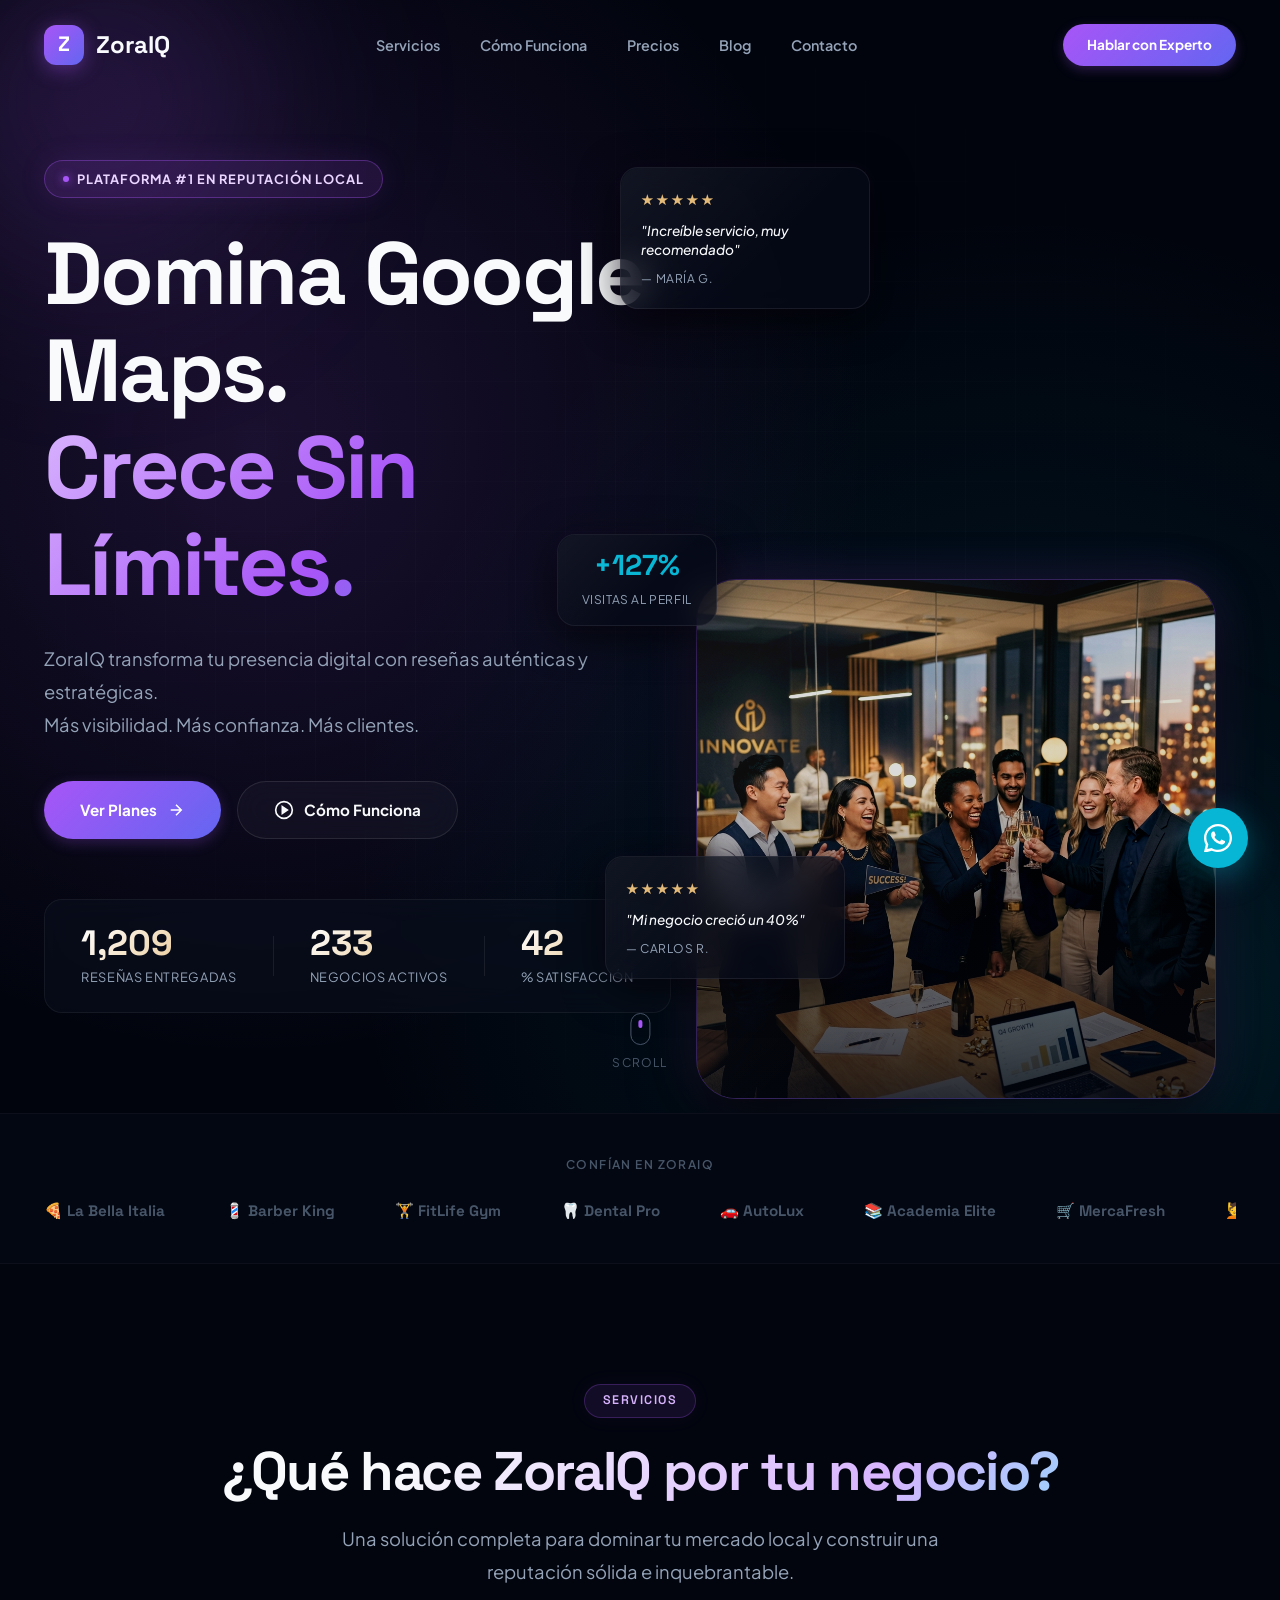
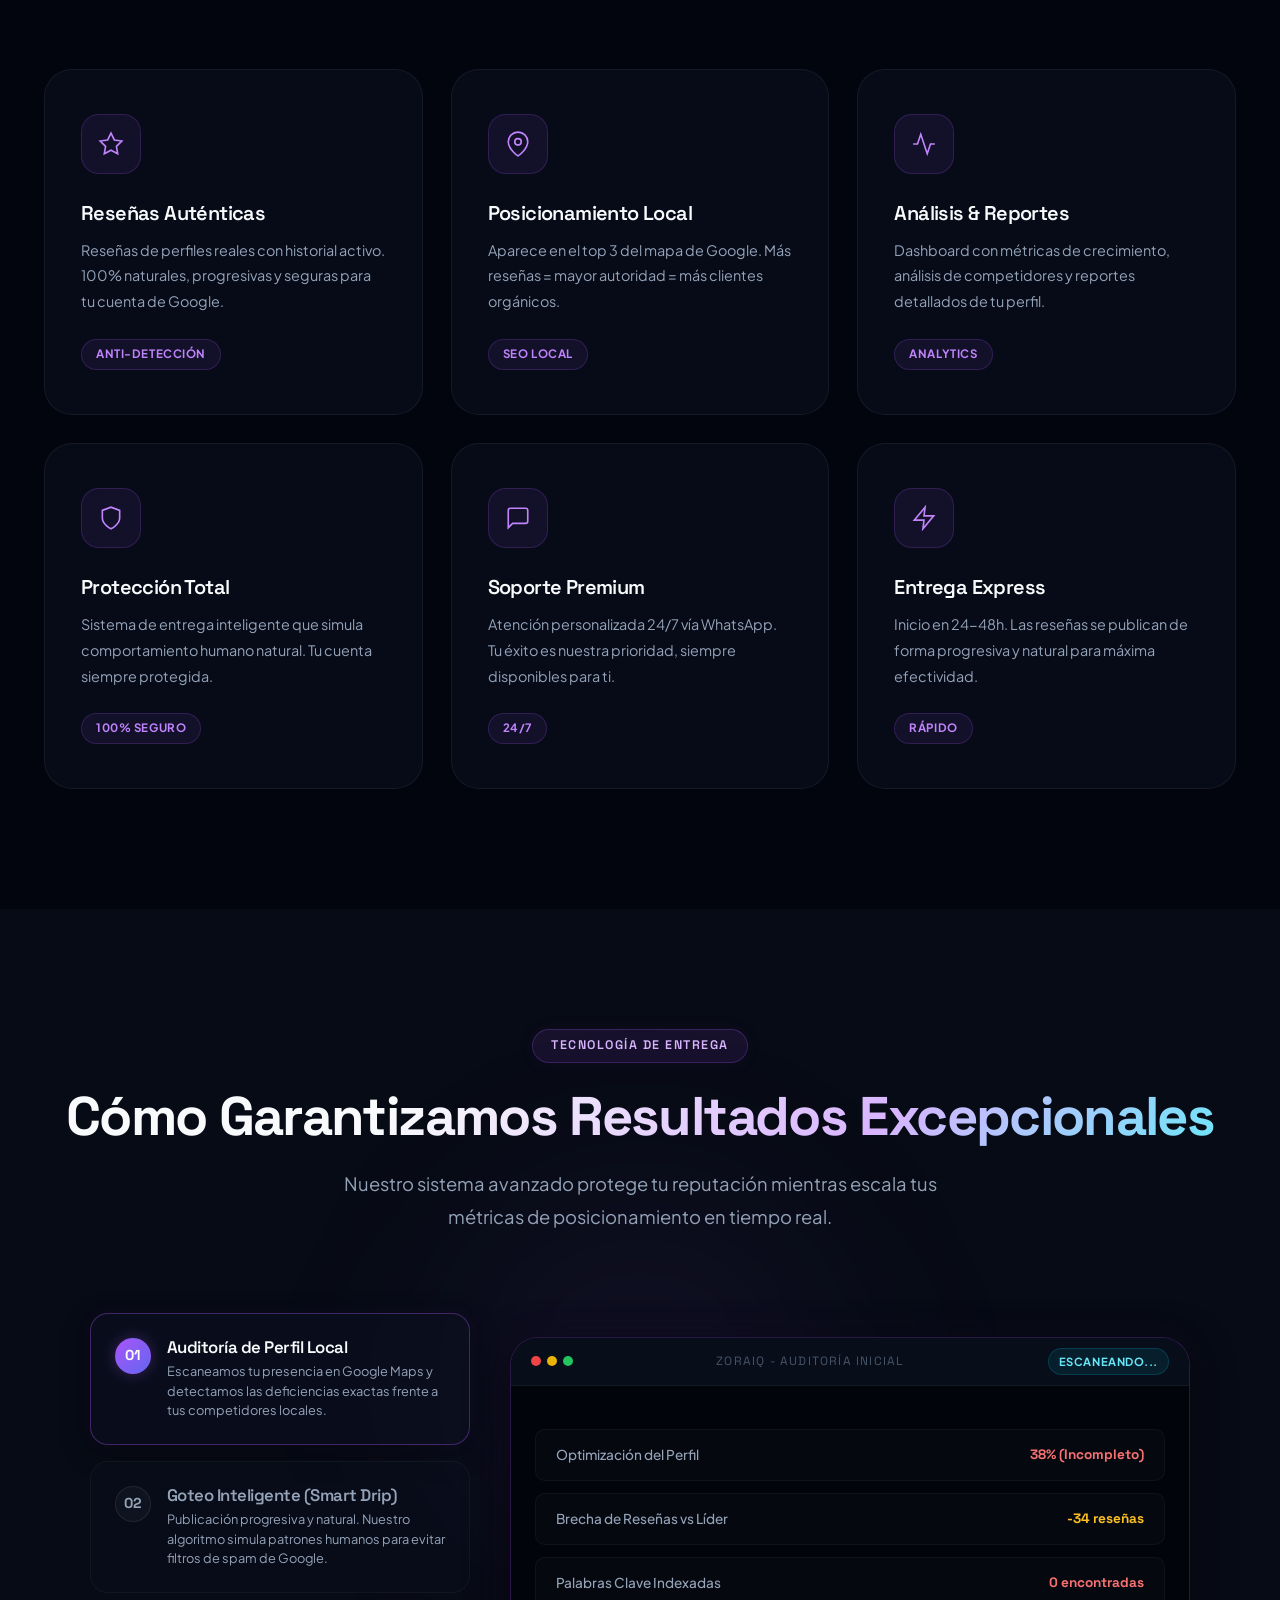
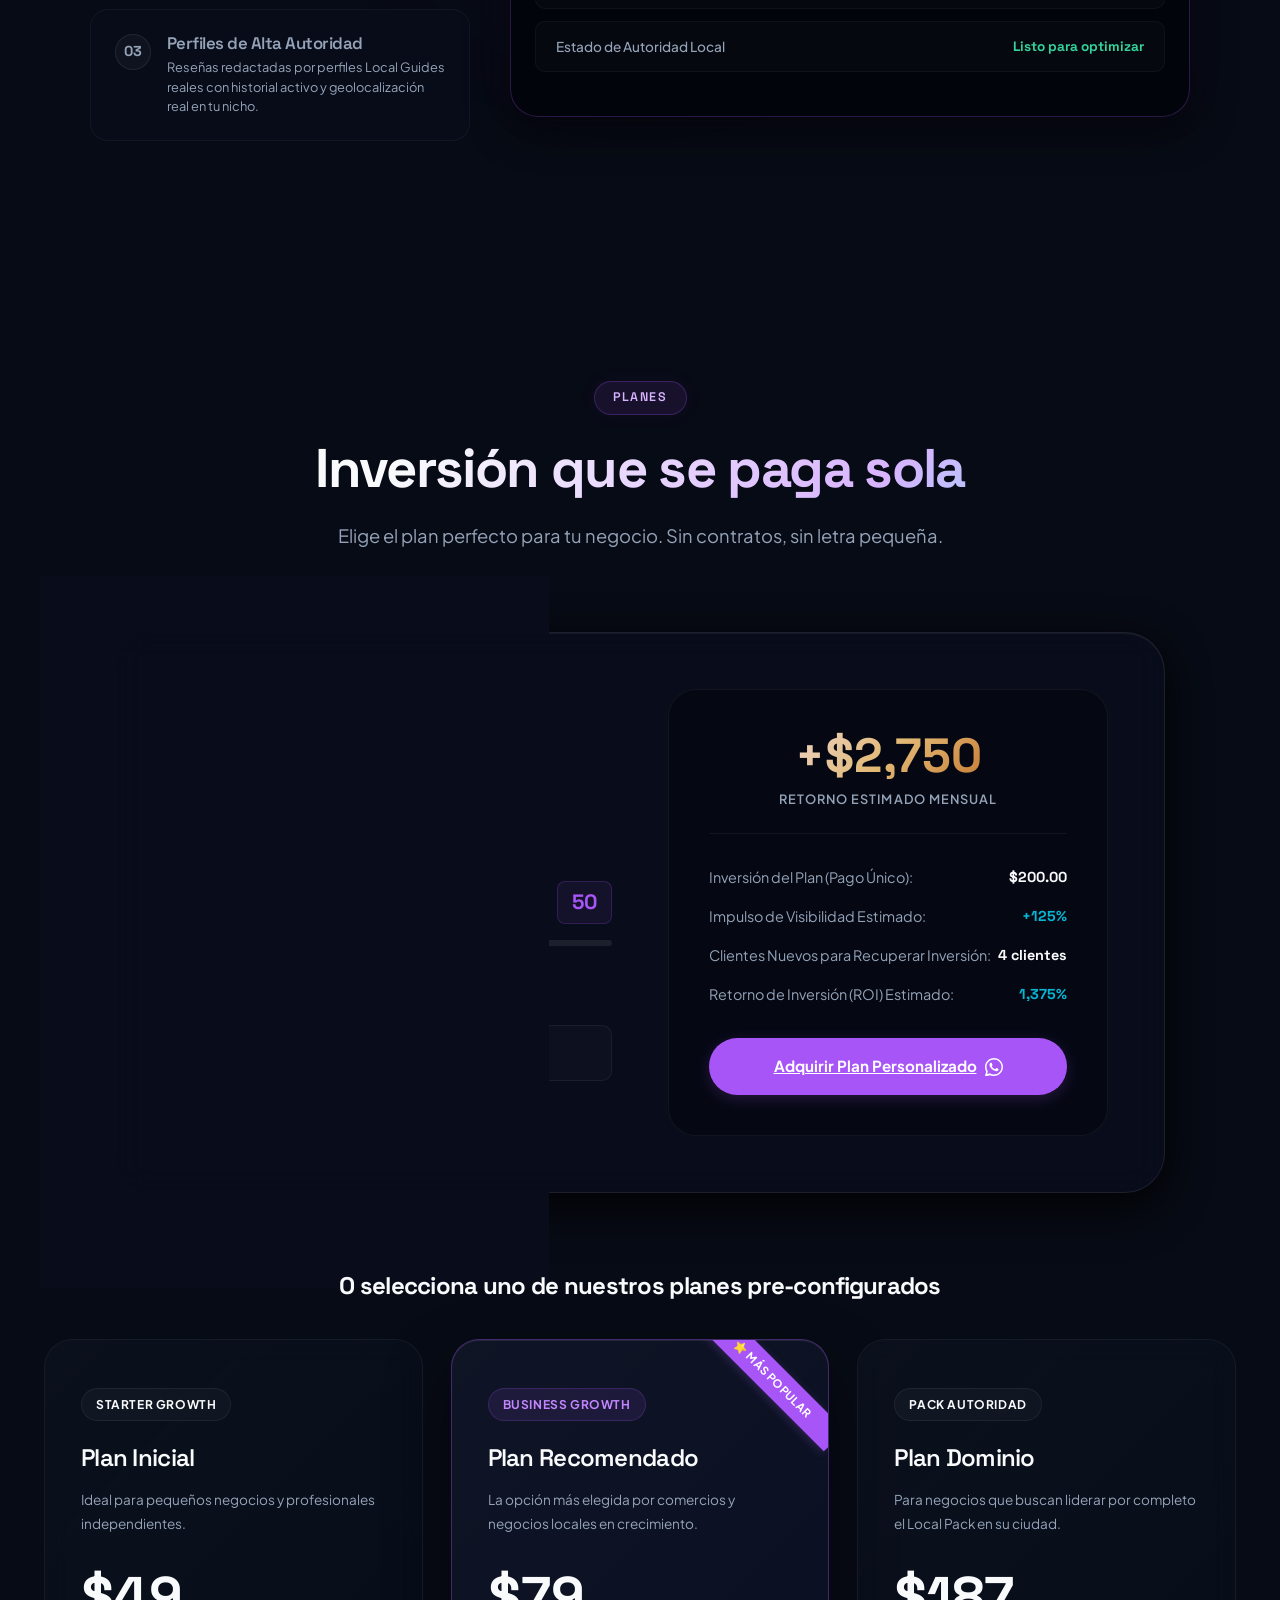
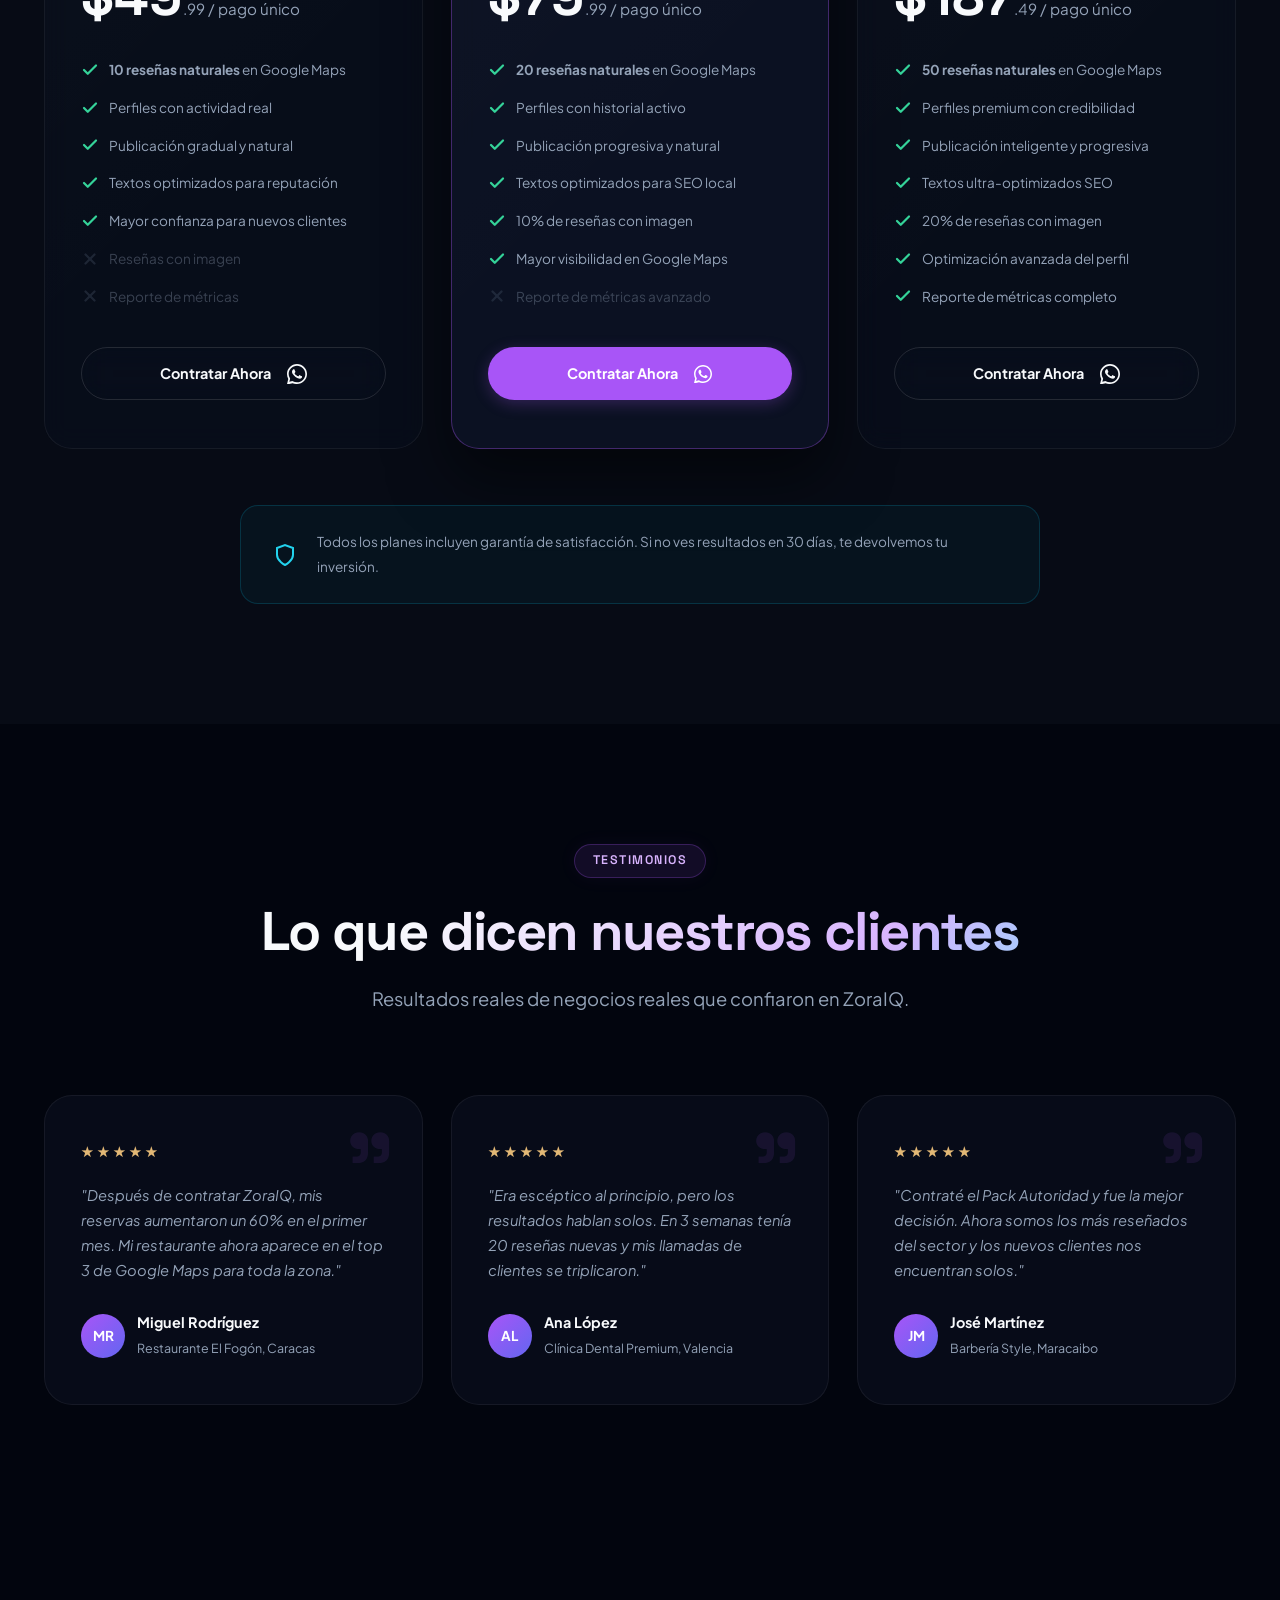
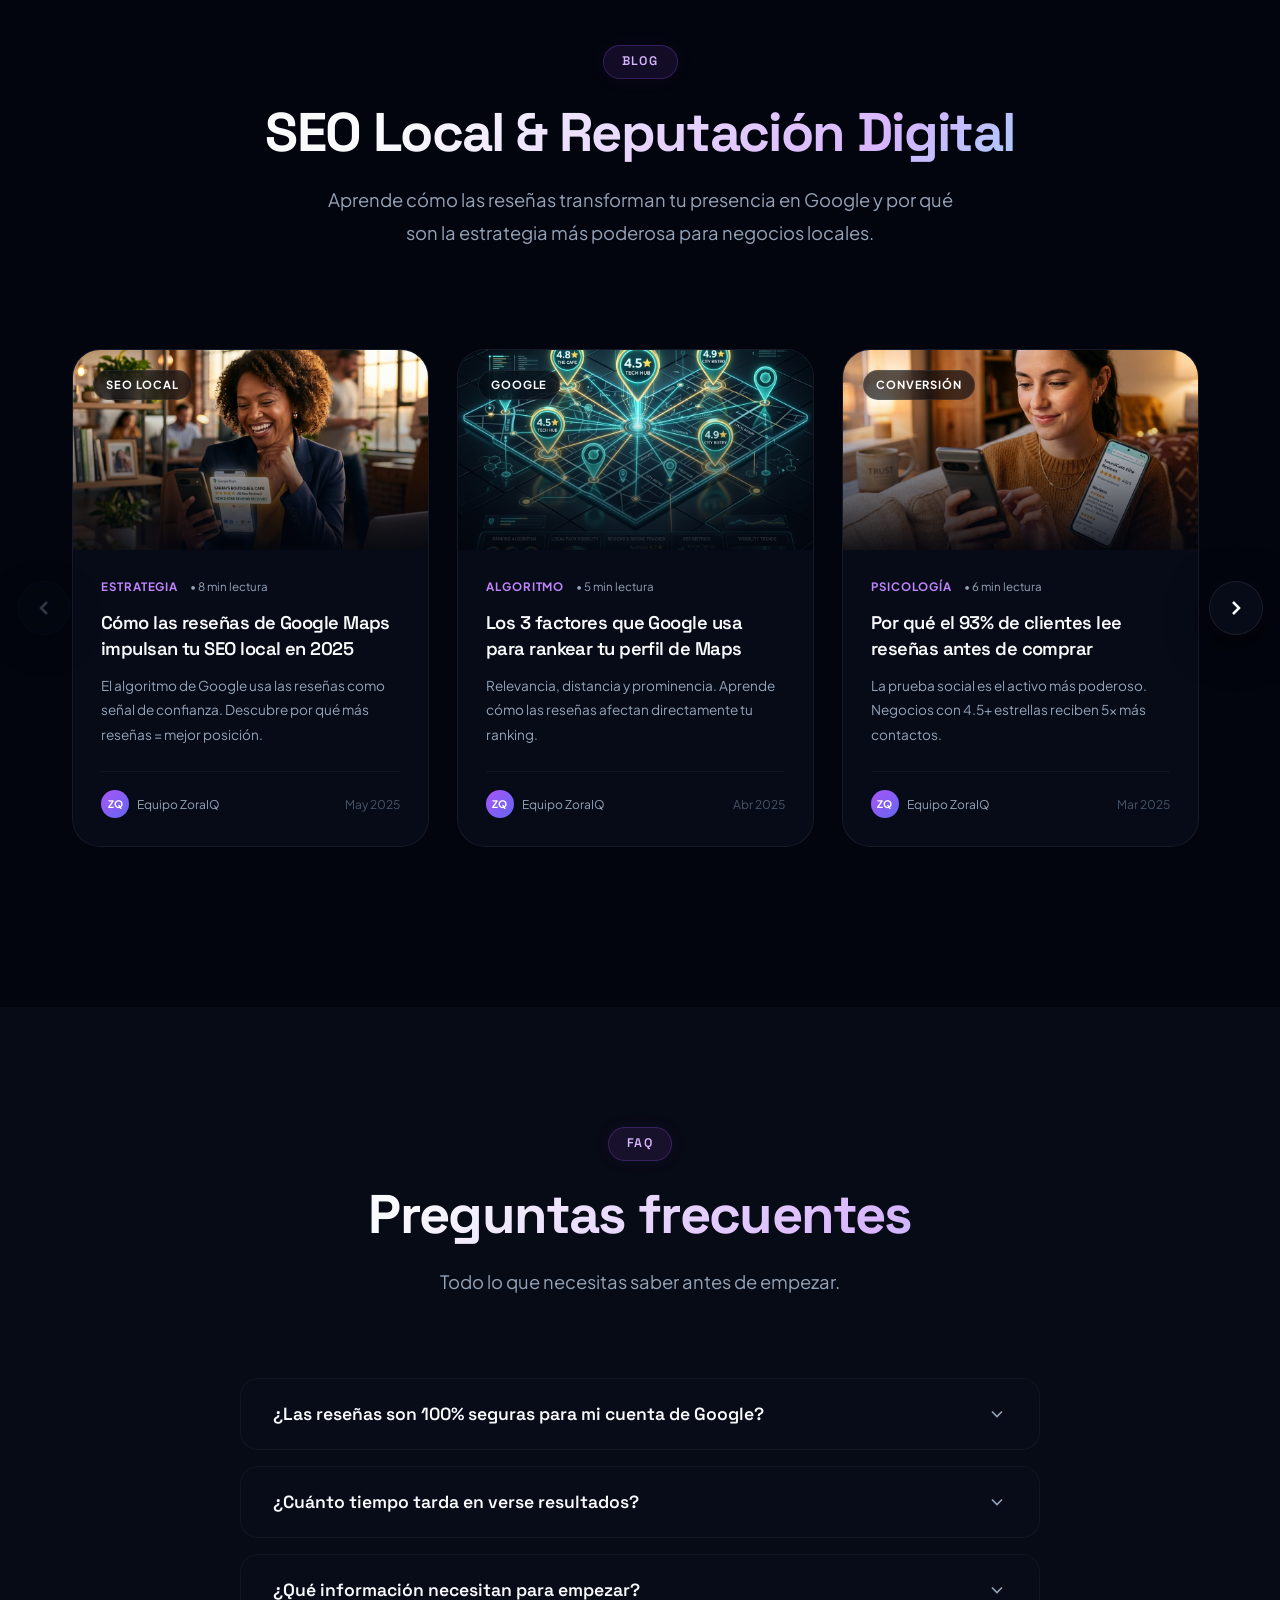
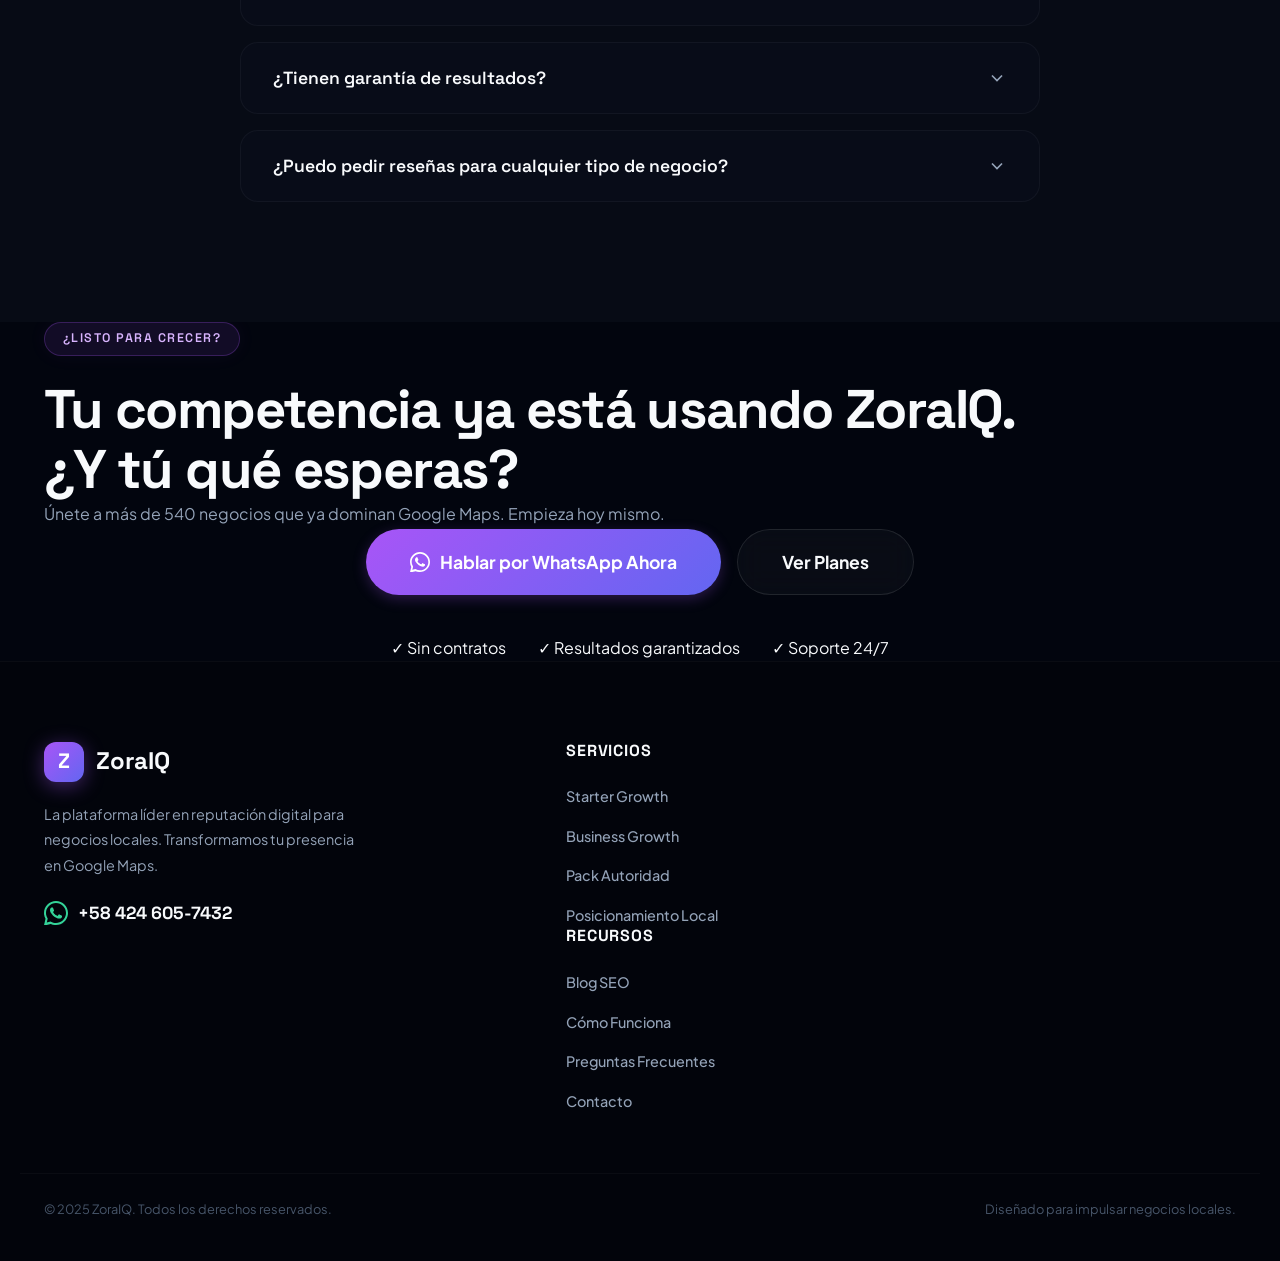
<file: index.html>
<!DOCTYPE html>
<html lang="es">
<head>
  <meta charset="UTF-8" />
  <meta name="viewport" content="width=device-width, initial-scale=1.0" />
  <title>ZoraIQ – Reseñas Google Maps | Domina tu Sector Local</title>
  <meta name="description" content="ZoraIQ potencia tu reputación online con reseñas auténticas en Google Maps. Más visibilidad, más clientes y más confianza para tu negocio. Planes desde $49,99." />
  <link rel="preconnect" href="https://fonts.googleapis.com" />
  <link rel="preconnect" href="https://fonts.gstatic.com" crossorigin />
  <link href="https://fonts.googleapis.com/css2?family=Plus+Jakarta+Sans:wght@300;400;500;600;700;800&family=Space+Grotesk:wght@400;500;600;700&display=swap" rel="stylesheet" />
  <link rel="stylesheet" href="style.css" />
</head>
<body>

  <!-- ======= NAVBAR ======= -->
  <nav class="navbar" id="navbar">
    <div class="nav-container">
      <a href="#" class="nav-logo">
        <span class="logo-icon">Z</span>
        <span class="logo-text">ZoraIQ</span>
      </a>
      <ul class="nav-links" id="navLinks">
        <li><a href="#servicios">Servicios</a></li>
        <li><a href="#como-funciona">Cómo Funciona</a></li>
        <li><a href="#precios">Precios</a></li>
        <li><a href="#blog">Blog</a></li>
        <li><a href="#contacto">Contacto</a></li>
      </ul>
      <a href="https://wa.me/584246057432?text=Hola%2C%20me%20interesa%20saber%20m%C3%A1s%20sobre%20ZoraIQ" target="_blank" class="btn-nav" id="nav-cta">Hablar con Experto</a>
      <button class="nav-toggle" id="navToggle" aria-label="Menú">
        <span></span><span></span><span></span>
      </button>
    </div>
  </nav>

  <!-- ======= HERO ======= -->
  <section class="hero" id="inicio">
    <div class="hero-bg">
      <img src="imgs/hero_bg.png" alt="Equipo de empresarios exitosos" class="hero-bg-img" />
      <div class="hero-overlay"></div>
      <div class="hero-orb hero-orb-1"></div>
      <div class="hero-orb hero-orb-2"></div>
      <div class="hero-grid"></div>
    </div>

    <!-- Geometric float frame for business team image -->
    <div class="hero-geometric-frame reveal-right">
      <div class="hero-frame-inner">
        <img src="imgs/hero_bg.png" alt="Equipo de empresarios exitosos de ZoraIQ" class="hero-frame-img" />
        <div class="hero-frame-chrome"></div>
      </div>
    </div>

    <div class="hero-container">
      <div class="hero-content-wrapper">
        <div class="hero-badge reveal-up">
          <span class="badge-dot"></span>
          Plataforma #1 en Reputación Local
        </div>

        <h1 class="hero-title reveal-up">
          Domina Google Maps.<br/>
          <span class="hero-gradient-text">Crece Sin Límites.</span>
        </h1>

        <p class="hero-subtitle reveal-up">
          ZoraIQ transforma tu presencia digital con reseñas auténticas y estratégicas.<br/>
          Más visibilidad. Más confianza. Más clientes.
        </p>

        <div class="hero-cta-group reveal-up">
          <a href="#precios" class="btn-primary">
            Ver Planes
            <svg viewBox="0 0 24 24" fill="none" stroke="currentColor" stroke-width="2"><path d="M5 12h14M12 5l7 7-7 7"/></svg>
          </a>
          <a href="#como-funciona" class="btn-ghost">
            <svg viewBox="0 0 24 24" fill="none" stroke="currentColor" stroke-width="2"><circle cx="12" cy="12" r="10"/><path d="M10 8l6 4-6 4V8z" fill="currentColor"/></svg>
            Cómo Funciona
          </a>
        </div>

        <div class="hero-stats reveal-up">
          <div class="stat-item">
            <span class="stat-number" data-target="2800">0</span>
            <span class="stat-label">Reseñas Entregadas</span>
          </div>
          <div class="stat-divider"></div>
          <div class="stat-item">
            <span class="stat-number" data-target="540">0</span>
            <span class="stat-label">Negocios Activos</span>
          </div>
          <div class="stat-divider"></div>
          <div class="stat-item">
            <span class="stat-number" data-target="98">0</span>
            <span class="stat-label">% Satisfacción</span>
          </div>
        </div>
      </div>
    </div>

    <!-- 3D Floating Cards -->
    <div class="hero-3d-scene">
      <div class="floating-card card-1">
        <div class="card-stars">★★★★★</div>
        <p>"Increíble servicio, muy recomendado"</p>
        <div class="card-author">— María G.</div>
      </div>
      <div class="floating-card card-2">
        <div class="card-stars">★★★★★</div>
        <p>"Mi negocio creció un 40%"</p>
        <div class="card-author">— Carlos R.</div>
      </div>
      <div class="floating-card card-3">
        <div class="card-badge">+127%</div>
        <div class="card-label">Visitas al perfil</div>
      </div>
    </div>

    <div class="hero-scroll-hint">
      <div class="scroll-mouse"><div class="scroll-wheel"></div></div>
      <span>Scroll</span>
    </div>
  </section>

  <!-- ======= LOGOS BAR ======= -->
  <section class="logos-bar">
    <div class="logos-container">
      <p class="logos-label">Confían en ZoraIQ</p>
      <div class="logos-track">
        <div class="logos-inner">
          <span>🍕 La Bella Italia</span>
          <span>💈 Barber King</span>
          <span>🏋️ FitLife Gym</span>
          <span>🦷 Dental Pro</span>
          <span>🚗 AutoLux</span>
          <span>📚 Academia Elite</span>
          <span>🛒 MercaFresh</span>
          <span>💆 Spa Serene</span>
          <span>🍕 La Bella Italia</span>
          <span>💈 Barber King</span>
          <span>🏋️ FitLife Gym</span>
          <span>🦷 Dental Pro</span>
          <span>🚗 AutoLux</span>
          <span>📚 Academia Elite</span>
        </div>
      </div>
    </div>
  </section>

  <!-- ======= SERVICIOS ======= -->
  <section class="servicios" id="servicios">
    <div class="section-container">
      <div class="section-header reveal-up">
        <div class="section-badge">Servicios</div>
        <h2>¿Qué hace ZoraIQ por tu negocio?</h2>
        <p>Una solución completa para dominar tu mercado local y construir una reputación sólida e inquebrantable.</p>
      </div>

      <div class="servicios-grid">
        <div class="servicio-card reveal-left" data-delay="0">
          <div class="servicio-icon">
            <svg viewBox="0 0 24 24" fill="none" stroke="currentColor" stroke-width="1.5"><path d="M12 2l3.09 6.26L22 9.27l-5 4.87 1.18 6.88L12 17.77l-6.18 3.25L7 14.14 2 9.27l6.91-1.01L12 2z"/></svg>
          </div>
          <h3>Reseñas Auténticas</h3>
          <p>Reseñas de perfiles reales con historial activo. 100% naturales, progresivas y seguras para tu cuenta de Google.</p>
          <div class="servicio-tag">Anti-detección</div>
        </div>

        <div class="servicio-card reveal-up" data-delay="100">
          <div class="servicio-icon">
            <svg viewBox="0 0 24 24" fill="none" stroke="currentColor" stroke-width="1.5"><path d="M21 10c0 7-9 13-9 13s-9-6-9-13a9 9 0 0 1 18 0z"/><circle cx="12" cy="10" r="3"/></svg>
          </div>
          <h3>Posicionamiento Local</h3>
          <p>Aparece en el top 3 del mapa de Google. Más reseñas = mayor autoridad = más clientes orgánicos.</p>
          <div class="servicio-tag">SEO Local</div>
        </div>

        <div class="servicio-card reveal-right" data-delay="200">
          <div class="servicio-icon">
            <svg viewBox="0 0 24 24" fill="none" stroke="currentColor" stroke-width="1.5"><path d="M22 12h-4l-3 9L9 3l-3 9H2"/></svg>
          </div>
          <h3>Análisis & Reportes</h3>
          <p>Dashboard con métricas de crecimiento, análisis de competidores y reportes detallados de tu perfil.</p>
          <div class="servicio-tag">Analytics</div>
        </div>

        <div class="servicio-card reveal-left" data-delay="0">
          <div class="servicio-icon">
            <svg viewBox="0 0 24 24" fill="none" stroke="currentColor" stroke-width="1.5"><path d="M12 22s8-4 8-10V5l-8-3-8 3v7c0 6 8 10 8 10z"/></svg>
          </div>
          <h3>Protección Total</h3>
          <p>Sistema de entrega inteligente que simula comportamiento humano natural. Tu cuenta siempre protegida.</p>
          <div class="servicio-tag">100% Seguro</div>
        </div>

        <div class="servicio-card reveal-up" data-delay="100">
          <div class="servicio-icon">
            <svg viewBox="0 0 24 24" fill="none" stroke="currentColor" stroke-width="1.5"><path d="M21 15a2 2 0 0 1-2 2H7l-4 4V5a2 2 0 0 1 2-2h14a2 2 0 0 1 2 2z"/></svg>
          </div>
          <h3>Soporte Premium</h3>
          <p>Atención personalizada 24/7 vía WhatsApp. Tu éxito es nuestra prioridad, siempre disponibles para ti.</p>
          <div class="servicio-tag">24/7</div>
        </div>

        <div class="servicio-card reveal-right" data-delay="200">
          <div class="servicio-icon">
            <svg viewBox="0 0 24 24" fill="none" stroke="currentColor" stroke-width="1.5"><path d="M13 2L3 14h9l-1 8 10-12h-9l1-8z"/></svg>
          </div>
          <h3>Entrega Express</h3>
          <p>Inicio en 24-48h. Las reseñas se publican de forma progresiva y natural para máxima efectividad.</p>
          <div class="servicio-tag">Rápido</div>
        </div>
      </div>
    </div>
  </section>

  <!-- ======= CÓMO FUNCIONA ======= -->
  <section class="como-funciona" id="como-funciona">
    <div class="cf-bg"><div class="cf-orb"></div></div>
    <div class="section-container">
      <div class="section-header reveal-up">
        <div class="section-badge">Tecnología de Entrega</div>
        <h2>Cómo Garantizamos Resultados Excepcionales</h2>
        <p>Nuestro sistema avanzado protege tu reputación mientras escala tus métricas de posicionamiento en tiempo real.</p>
      </div>

      <div class="cf-dashboard-layout reveal-up">
        <!-- Panel de Pestañas Interactivas (Izquierda) -->
        <div class="cf-steps-panel">
          
          <div class="cf-step-tab active" data-tab="1">
            <div class="cf-step-number">01</div>
            <div class="cf-step-text">
              <h4>Auditoría de Perfil Local</h4>
              <p>Escaneamos tu presencia en Google Maps y detectamos las deficiencias exactas frente a tus competidores locales.</p>
            </div>
          </div>

          <div class="cf-step-tab" data-tab="2">
            <div class="cf-step-number">02</div>
            <div class="cf-step-text">
              <h4>Goteo Inteligente (Smart Drip)</h4>
              <p>Publicación progresiva y natural. Nuestro algoritmo simula patrones humanos para evitar filtros de spam de Google.</p>
            </div>
          </div>

          <div class="cf-step-tab" data-tab="3">
            <div class="cf-step-number">03</div>
            <div class="cf-step-text">
              <h4>Perfiles de Alta Autoridad</h4>
              <p>Reseñas redactadas por perfiles Local Guides reales con historial activo y geolocalización real en tu nicho.</p>
            </div>
          </div>

        </div>

        <!-- Panel de Visualización del Dashboard (Derecha) -->
        <div class="cf-display-panel">
          <div class="cf-dashboard-mock">
            <div class="mock-header">
              <div class="mock-window-dots">
                <span class="mock-dot mock-dot-red"></span>
                <span class="mock-dot mock-dot-yellow"></span>
                <span class="mock-dot mock-dot-green"></span>
              </div>
              <div class="mock-title" id="mock-panel-title">ZoraIQ - Auditoría Inicial</div>
              <span class="mock-status-pill" id="mock-panel-status">Escaneando...</span>
            </div>

            <!-- View 1: Auditoría -->
            <div class="mock-content-body active" id="mock-view-1">
              <div class="audit-list">
                <div class="audit-item">
                  <span class="audit-item-label">Optimización del Perfil</span>
                  <span class="audit-item-value danger">38% (Incompleto)</span>
                </div>
                <div class="audit-item">
                  <span class="audit-item-label">Brecha de Reseñas vs Líder</span>
                  <span class="audit-item-value warning">-34 reseñas</span>
                </div>
                <div class="audit-item">
                  <span class="audit-item-label">Palabras Clave Indexadas</span>
                  <span class="audit-item-value danger">0 encontradas</span>
                </div>
                <div class="audit-item">
                  <span class="audit-item-label">Estado de Autoridad Local</span>
                  <span class="audit-item-value success">Listo para optimizar</span>
                </div>
              </div>
            </div>

            <!-- View 2: Smart Drip -->
            <div class="mock-content-body" id="mock-view-2">
              <div class="velocity-chart-mock">
                <div class="v-chart-bar-wrapper">
                  <div class="v-chart-label">
                    <span>Semana 1: Goteo Inteligente</span>
                    <span>5 Reseñas (Seguro)</span>
                  </div>
                  <div class="v-chart-bar-bg">
                    <div class="v-chart-fill safe" style="width: 25%"></div>
                  </div>
                </div>
                <div class="v-chart-bar-wrapper">
                  <div class="v-chart-label">
                    <span>Semana 2: Incremento Progresivo</span>
                    <span>8 Reseñas (Natural)</span>
                  </div>
                  <div class="v-chart-bar-bg">
                    <div class="v-chart-fill safe" style="width: 45%"></div>
                  </div>
                </div>
                <div class="v-chart-bar-wrapper">
                  <div class="v-chart-label">
                    <span>Campaña Bots de la Competencia</span>
                    <span>40 Reseñas en 1 día (Marcado como Spam)</span>
                  </div>
                  <div class="v-chart-bar-bg">
                    <div class="v-chart-fill unsafe" style="width: 100%"></div>
                  </div>
                </div>
              </div>
            </div>

            <!-- View 3: Local Guides -->
            <div class="mock-content-body" id="mock-view-3">
              <div class="guide-card-mock">
                <div class="guide-avatar-mock">🏆</div>
                <div class="guide-info-mock">
                  <h5>Carlos Mendoza</h5>
                  <span>Local Guide • Nivel 6</span>
                </div>
              </div>
              <div class="guide-details-mock">
                <div class="guide-detail-box">
                  <strong>142</strong>
                  <span>Reseñas</span>
                </div>
                <div class="guide-detail-box">
                  <strong>98%</strong>
                  <span>Tasa Retención</span>
                </div>
                <div class="guide-detail-box">
                  <strong>240K</strong>
                  <span>Vistas de Fotos</span>
                </div>
              </div>
            </div>

          </div>
        </div>

      </div>
    </div>
  </section>

  <!-- ======= PRECIOS ======= -->
  <section class="precios" id="precios">
    <div class="section-container">
      <div class="section-header reveal-up">
        <div class="section-badge">Planes</div>
        <h2>Inversión que se paga sola</h2>
        <p>Elige el plan perfecto para tu negocio. Sin contratos, sin letra pequeña.</p>
      </div>

      <!-- Simulador de ROI -->
      <div class="sim-container reveal-up" style="margin-bottom: 80px;">
        <div class="sim-grid">
          <!-- Control Panel (Left) -->
          <div class="sim-control-panel">
            <div class="section-badge" style="margin-bottom: 0; width: fit-content;">Simulador ROI</div>
            <h3 style="font-size: 1.8rem; font-weight: 700; color: var(--text-primary);">Configura tu Plan a Medida</h3>
            
            <div class="sim-input-group">
              <div class="sim-input-header">
                <label for="reviews-range">Reseñas deseadas</label>
                <span class="sim-input-display" id="reviews-display">50</span>
              </div>
              <input type="range" id="reviews-range" class="roi-slider" min="10" max="200" step="5" value="50" />
            </div>

            <div class="sim-input-group">
              <div class="sim-input-header">
                <label for="ticket-input">Ticket promedio de tu negocio ($ USD)</label>
              </div>
              <div class="roi-num-input-wrapper">
                <span>$</span>
                <input type="number" id="ticket-input" class="roi-num-input" value="50" min="1" />
              </div>
            </div>
          </div>

          <!-- Results Panel (Right) -->
          <div class="sim-results-panel">
            <div class="sim-main-metric">
              <div class="sim-metric-val" id="metric-roi-boost">+$2,500</div>
              <div class="sim-metric-lbl">Retorno Estimado Mensual</div>
            </div>
            
            <div class="sim-stats-list">
              <div class="sim-stat-row">
                <span class="sim-stat-lbl">Inversión del Plan (Pago Único):</span>
                <span class="sim-stat-val" id="val-plan-cost">$199.99</span>
              </div>
              <div class="sim-stat-row">
                <span class="sim-stat-lbl">Impulso de Visibilidad Estimado:</span>
                <span class="sim-stat-val highlight" id="val-visibility-boost">+125%</span>
              </div>
              <div class="sim-stat-row">
                <span class="sim-stat-lbl">Clientes Nuevos para Recuperar Inversión:</span>
                <span class="sim-stat-val" id="val-clients-recovery">4 clientes</span>
              </div>
              <div class="sim-stat-row">
                <span class="sim-stat-lbl">Retorno de Inversión (ROI) Estimado:</span>
                <span class="sim-stat-val highlight" id="val-roi-percentage">1,250%</span>
              </div>
            </div>

            <a href="#" target="_blank" class="btn-sim-buy" id="btn-buy-sim">
              Adquirir Plan Personalizado
              <svg viewBox="0 0 24 24" fill="currentColor" width="18" height="18"><path d="M17.472 14.382c-.297-.149-1.758-.867-2.03-.967-.273-.099-.471-.148-.67.15-.197.297-.767.966-.94 1.164-.173.199-.347.223-.644.075-.297-.15-1.255-.463-2.39-1.475-.883-.788-1.48-1.761-1.653-2.059-.173-.297-.018-.458.13-.606.134-.133.298-.347.446-.52.149-.174.198-.298.298-.497.099-.198.05-.371-.025-.52-.075-.149-.669-1.612-.916-2.207-.242-.579-.487-.5-.669-.51-.173-.008-.371-.01-.57-.01-.198 0-.52.074-.792.372-.272.297-1.04 1.016-1.04 2.479 0 1.462 1.065 2.875 1.213 3.074.149.198 2.096 3.2 5.077 4.487.709.306 1.262.489 1.694.625.712.227 1.36.195 1.871.118.571-.085 1.758-.719 2.006-1.413.248-.694.248-1.289.173-1.413-.074-.124-.272-.198-.57-.347z"/><path d="M12 0C5.373 0 0 5.373 0 12c0 2.126.553 4.116 1.523 5.851L.057 23.885a.5.5 0 0 0 .613.613l6.034-1.466A11.95 11.95 0 0 0 12 24c6.627 0 12-5.373 12-12S18.627 0 12 0zm0 22c-1.837 0-3.565-.478-5.07-1.319l-.363-.213-3.756.913.93-3.762-.23-.374A9.967 9.967 0 0 1 2 12C2 6.477 6.477 2 12 2s10 4.477 10 10-4.477 10-10 10z"/></svg>
            </a>
          </div>
        </div>
      </div>

      <div class="section-header reveal-up" style="margin-bottom: 40px;">
        <h3 style="font-size: 1.5rem; font-weight: 700; color: var(--text-primary);">O selecciona uno de nuestros planes pre-configurados</h3>
      </div>

      <div class="precios-grid">
        <!-- Plan Starter -->
        <div class="precio-card reveal-left" id="plan-starter">
          <div class="precio-badge">Starter Growth</div>
          <h3>Plan Inicial</h3>
          <p>Ideal para pequeños negocios y profesionales independientes.</p>
          <div class="precio-num">$49<span>.99 / pago único</span></div>
          
          <ul class="precio-features">
            <li>
              <svg viewBox="0 0 24 24" fill="none" stroke="currentColor" stroke-width="3" stroke-linecap="round" stroke-linejoin="round" style="width: 18px; height: 18px; flex-shrink: 0;"><polyline points="20 6 9 17 4 12"></polyline></svg>
              <span><strong>10 reseñas naturales</strong> en Google Maps</span>
            </li>
            <li>
              <svg viewBox="0 0 24 24" fill="none" stroke="currentColor" stroke-width="3" stroke-linecap="round" stroke-linejoin="round" style="width: 18px; height: 18px; flex-shrink: 0;"><polyline points="20 6 9 17 4 12"></polyline></svg>
              <span>Perfiles con actividad real</span>
            </li>
            <li>
              <svg viewBox="0 0 24 24" fill="none" stroke="currentColor" stroke-width="3" stroke-linecap="round" stroke-linejoin="round" style="width: 18px; height: 18px; flex-shrink: 0;"><polyline points="20 6 9 17 4 12"></polyline></svg>
              <span>Publicación gradual y natural</span>
            </li>
            <li>
              <svg viewBox="0 0 24 24" fill="none" stroke="currentColor" stroke-width="3" stroke-linecap="round" stroke-linejoin="round" style="width: 18px; height: 18px; flex-shrink: 0;"><polyline points="20 6 9 17 4 12"></polyline></svg>
              <span>Textos optimizados para reputación</span>
            </li>
            <li>
              <svg viewBox="0 0 24 24" fill="none" stroke="currentColor" stroke-width="3" stroke-linecap="round" stroke-linejoin="round" style="width: 18px; height: 18px; flex-shrink: 0;"><polyline points="20 6 9 17 4 12"></polyline></svg>
              <span>Mayor confianza para nuevos clientes</span>
            </li>
            <li style="opacity: 0.35;">
              <svg viewBox="0 0 24 24" fill="none" stroke="currentColor" stroke-width="3" stroke-linecap="round" stroke-linejoin="round" style="width: 18px; height: 18px; flex-shrink: 0; stroke: var(--text-muted);"><line x1="18" y1="6" x2="6" y2="18"></line><line x1="6" y1="6" x2="18" y2="18"></line></svg>
              <span>Reseñas con imagen</span>
            </li>
            <li style="opacity: 0.35;">
              <svg viewBox="0 0 24 24" fill="none" stroke="currentColor" stroke-width="3" stroke-linecap="round" stroke-linejoin="round" style="width: 18px; height: 18px; flex-shrink: 0; stroke: var(--text-muted);"><line x1="18" y1="6" x2="6" y2="18"></line><line x1="6" y1="6" x2="18" y2="18"></line></svg>
              <span>Reporte de métricas</span>
            </li>
          </ul>
          
          <a href="https://wa.me/584246057432?text=Hola%2C%20quiero%20contratar%20el%20plan%20Starter%20Growth%20de%20ZoraIQ%20(%2449%2C99)%20para%20mi%20negocio" target="_blank" class="btn-ghost precio-btn" id="btn-starter">
            <span>Contratar Ahora</span>
            <svg viewBox="0 0 24 24" fill="currentColor" width="16" height="16" style="margin-left: 6px;"><path d="M17.472 14.382c-.297-.149-1.758-.867-2.03-.967-.273-.099-.471-.148-.67.15-.197.297-.767.966-.94 1.164-.173.199-.347.223-.644.075-.297-.15-1.255-.463-2.39-1.475-.883-.788-1.48-1.761-1.653-2.059-.173-.297-.018-.458.13-.606.134-.133.298-.347.446-.52.149-.174.198-.298.298-.497.099-.198.05-.371-.025-.52-.075-.149-.669-1.612-.916-2.207-.242-.579-.487-.5-.669-.51-.173-.008-.371-.01-.57-.01-.198 0-.52.074-.792.372-.272.297-1.04 1.016-1.04 2.479 0 1.462 1.065 2.875 1.213 3.074.149.198 2.096 3.2 5.077 4.487.709.306 1.262.489 1.694.625.712.227 1.36.195 1.871.118.571-.085 1.758-.719 2.006-1.413.248-.694.248-1.289.173-1.413-.074-.124-.272-.198-.57-.347z"/><path d="M12 0C5.373 0 0 5.373 0 12c0 2.126.553 4.116 1.523 5.851L.057 23.885a.5.5 0 0 0 .613.613l6.034-1.466A11.95 11.95 0 0 0 12 24c6.627 0 12-5.373 12-12S18.627 0 12 0zm0 22c-1.837 0-3.565-.478-5.07-1.319l-.363-.213-3.756.913.93-3.762-.23-.374A9.967 9.967 0 0 1 2 12C2 6.477 6.477 2 12 2s10 4.477 10 10-4.477 10-10 10z"/></svg>
          </a>
        </div>

        <!-- Plan Business (Featured) -->
        <div class="precio-card precio-featured reveal-up" id="plan-business">
          <div class="precio-pop">⭐ Más Popular</div>
          <div class="precio-badge">Business Growth</div>
          <h3>Plan Recomendado</h3>
          <p>La opción más elegida por comercios y negocios locales en crecimiento.</p>
          <div class="precio-num">$79<span>.99 / pago único</span></div>
          
          <ul class="precio-features">
            <li>
              <svg viewBox="0 0 24 24" fill="none" stroke="currentColor" stroke-width="3" stroke-linecap="round" stroke-linejoin="round" style="width: 18px; height: 18px; flex-shrink: 0;"><polyline points="20 6 9 17 4 12"></polyline></svg>
              <span><strong>20 reseñas naturales</strong> en Google Maps</span>
            </li>
            <li>
              <svg viewBox="0 0 24 24" fill="none" stroke="currentColor" stroke-width="3" stroke-linecap="round" stroke-linejoin="round" style="width: 18px; height: 18px; flex-shrink: 0;"><polyline points="20 6 9 17 4 12"></polyline></svg>
              <span>Perfiles con historial activo</span>
            </li>
            <li>
              <svg viewBox="0 0 24 24" fill="none" stroke="currentColor" stroke-width="3" stroke-linecap="round" stroke-linejoin="round" style="width: 18px; height: 18px; flex-shrink: 0;"><polyline points="20 6 9 17 4 12"></polyline></svg>
              <span>Publicación progresiva y natural</span>
            </li>
            <li>
              <svg viewBox="0 0 24 24" fill="none" stroke="currentColor" stroke-width="3" stroke-linecap="round" stroke-linejoin="round" style="width: 18px; height: 18px; flex-shrink: 0;"><polyline points="20 6 9 17 4 12"></polyline></svg>
              <span>Textos optimizados para SEO local</span>
            </li>
            <li>
              <svg viewBox="0 0 24 24" fill="none" stroke="currentColor" stroke-width="3" stroke-linecap="round" stroke-linejoin="round" style="width: 18px; height: 18px; flex-shrink: 0;"><polyline points="20 6 9 17 4 12"></polyline></svg>
              <span>10% de reseñas con imagen</span>
            </li>
            <li>
              <svg viewBox="0 0 24 24" fill="none" stroke="currentColor" stroke-width="3" stroke-linecap="round" stroke-linejoin="round" style="width: 18px; height: 18px; flex-shrink: 0;"><polyline points="20 6 9 17 4 12"></polyline></svg>
              <span>Mayor visibilidad en Google Maps</span>
            </li>
            <li style="opacity: 0.35;">
              <svg viewBox="0 0 24 24" fill="none" stroke="currentColor" stroke-width="3" stroke-linecap="round" stroke-linejoin="round" style="width: 18px; height: 18px; flex-shrink: 0; stroke: var(--text-muted);"><line x1="18" y1="6" x2="6" y2="18"></line><line x1="6" y1="6" x2="18" y2="18"></line></svg>
              <span>Reporte de métricas avanzado</span>
            </li>
          </ul>
          
          <a href="https://wa.me/584246057432?text=Hola%2C%20quiero%20contratar%20el%20plan%20Business%20Growth%20de%20ZoraIQ%20(%2479%2C99)%20para%20mi%20negocio" target="_blank" class="btn-primary precio-btn" id="btn-business">
            <span>Contratar Ahora</span>
            <svg viewBox="0 0 24 24" fill="currentColor" width="16" height="16" style="margin-left: 6px;"><path d="M17.472 14.382c-.297-.149-1.758-.867-2.03-.967-.273-.099-.471-.148-.67.15-.197.297-.767.966-.94 1.164-.173.199-.347.223-.644.075-.297-.15-1.255-.463-2.39-1.475-.883-.788-1.48-1.761-1.653-2.059-.173-.297-.018-.458.13-.606.134-.133.298-.347.446-.52.149-.174.198-.298.298-.497.099-.198.05-.371-.025-.52-.075-.149-.669-1.612-.916-2.207-.242-.579-.487-.5-.669-.51-.173-.008-.371-.01-.57-.01-.198 0-.52.074-.792.372-.272.297-1.04 1.016-1.04 2.479 0 1.462 1.065 2.875 1.213 3.074.149.198 2.096 3.2 5.077 4.487.709.306 1.262.489 1.694.625.712.227 1.36.195 1.871.118.571-.085 1.758-.719 2.006-1.413.248-.694.248-1.289.173-1.413-.074-.124-.272-.198-.57-.347z"/><path d="M12 0C5.373 0 0 5.373 0 12c0 2.126.553 4.116 1.523 5.851L.057 23.885a.5.5 0 0 0 .613.613l6.034-1.466A11.95 11.95 0 0 0 12 24c6.627 0 12-5.373 12-12S18.627 0 12 0zm0 22c-1.837 0-3.565-.478-5.07-1.319l-.363-.213-3.756.913.93-3.762-.23-.374A9.967 9.967 0 0 1 2 12C2 6.477 6.477 2 12 2s10 4.477 10 10-4.477 10-10 10z"/></svg>
          </a>
        </div>

        <!-- Plan Autoridad -->
        <div class="precio-card reveal-right" id="plan-autoridad">
          <div class="precio-badge">Pack Autoridad</div>
          <h3>Plan Dominio</h3>
          <p>Para negocios que buscan liderar por completo el Local Pack en su ciudad.</p>
          <div class="precio-num">$187<span>.49 / pago único</span></div>
          
          <ul class="precio-features">
            <li>
              <svg viewBox="0 0 24 24" fill="none" stroke="currentColor" stroke-width="3" stroke-linecap="round" stroke-linejoin="round" style="width: 18px; height: 18px; flex-shrink: 0;"><polyline points="20 6 9 17 4 12"></polyline></svg>
              <span><strong>50 reseñas naturales</strong> en Google Maps</span>
            </li>
            <li>
              <svg viewBox="0 0 24 24" fill="none" stroke="currentColor" stroke-width="3" stroke-linecap="round" stroke-linejoin="round" style="width: 18px; height: 18px; flex-shrink: 0;"><polyline points="20 6 9 17 4 12"></polyline></svg>
              <span>Perfiles premium con credibilidad</span>
            </li>
            <li>
              <svg viewBox="0 0 24 24" fill="none" stroke="currentColor" stroke-width="3" stroke-linecap="round" stroke-linejoin="round" style="width: 18px; height: 18px; flex-shrink: 0;"><polyline points="20 6 9 17 4 12"></polyline></svg>
              <span>Publicación inteligente y progresiva</span>
            </li>
            <li>
              <svg viewBox="0 0 24 24" fill="none" stroke="currentColor" stroke-width="3" stroke-linecap="round" stroke-linejoin="round" style="width: 18px; height: 18px; flex-shrink: 0;"><polyline points="20 6 9 17 4 12"></polyline></svg>
              <span>Textos ultra-optimizados SEO</span>
            </li>
            <li>
              <svg viewBox="0 0 24 24" fill="none" stroke="currentColor" stroke-width="3" stroke-linecap="round" stroke-linejoin="round" style="width: 18px; height: 18px; flex-shrink: 0;"><polyline points="20 6 9 17 4 12"></polyline></svg>
              <span>20% de reseñas con imagen</span>
            </li>
            <li>
              <svg viewBox="0 0 24 24" fill="none" stroke="currentColor" stroke-width="3" stroke-linecap="round" stroke-linejoin="round" style="width: 18px; height: 18px; flex-shrink: 0;"><polyline points="20 6 9 17 4 12"></polyline></svg>
              <span>Optimización avanzada del perfil</span>
            </li>
            <li>
              <svg viewBox="0 0 24 24" fill="none" stroke="currentColor" stroke-width="3" stroke-linecap="round" stroke-linejoin="round" style="width: 18px; height: 18px; flex-shrink: 0;"><polyline points="20 6 9 17 4 12"></polyline></svg>
              <span>Reporte de métricas completo</span>
            </li>
          </ul>
          
          <a href="https://wa.me/584246057432?text=Hola%2C%20quiero%20contratar%20el%20Pack%20Autoridad%20de%20ZoraIQ%20(%24187%2C49)%20para%20dominar%20mi%20sector" target="_blank" class="btn-ghost precio-btn" id="btn-autoridad">
            <span>Contratar Ahora</span>
            <svg viewBox="0 0 24 24" fill="currentColor" width="16" height="16" style="margin-left: 6px;"><path d="M17.472 14.382c-.297-.149-1.758-.867-2.03-.967-.273-.099-.471-.148-.67.15-.197.297-.767.966-.94 1.164-.173.199-.347.223-.644.075-.297-.15-1.255-.463-2.39-1.475-.883-.788-1.48-1.761-1.653-2.059-.173-.297-.018-.458.13-.606.134-.133.298-.347.446-.52.149-.174.198-.298.298-.497.099-.198.05-.371-.025-.52-.075-.149-.669-1.612-.916-2.207-.242-.579-.487-.5-.669-.51-.173-.008-.371-.01-.57-.01-.198 0-.52.074-.792.372-.272.297-1.04 1.016-1.04 2.479 0 1.462 1.065 2.875 1.213 3.074.149.198 2.096 3.2 5.077 4.487.709.306 1.262.489 1.694.625.712.227 1.36.195 1.871.118.571-.085 1.758-.719 2.006-1.413.248-.694.248-1.289.173-1.413-.074-.124-.272-.198-.57-.347z"/><path d="M12 0C5.373 0 0 5.373 0 12c0 2.126.553 4.116 1.523 5.851L.057 23.885a.5.5 0 0 0 .613.613l6.034-1.466A11.95 11.95 0 0 0 12 24c6.627 0 12-5.373 12-12S18.627 0 12 0zm0 22c-1.837 0-3.565-.478-5.07-1.319l-.363-.213-3.756.913.93-3.762-.23-.374A9.967 9.967 0 0 1 2 12C2 6.477 6.477 2 12 2s10 4.477 10 10-4.477 10-10 10z"/></svg>
          </a>
        </div>
      </div>

      <div class="precios-note reveal-up">
        <svg viewBox="0 0 24 24" fill="none" stroke="currentColor" stroke-width="2"><path d="M12 22s8-4 8-10V5l-8-3-8 3v7c0 6 8 10 8 10z"/></svg>
        <p>Todos los planes incluyen garantía de satisfacción. Si no ves resultados en 30 días, te devolvemos tu inversión.</p>
      </div>
    </div>
  </section>

  <!-- ======= TESTIMONIOS ======= -->
  <section class="testimonios">
    <div class="section-container">
      <div class="section-header reveal-up">
        <div class="section-badge">Testimonios</div>
        <h2>Lo que dicen nuestros clientes</h2>
        <p>Resultados reales de negocios reales que confiaron en ZoraIQ.</p>
      </div>

      <div class="testimonios-grid">
        <div class="testimonio-card reveal-left">
          <div class="test-stars">★★★★★</div>
          <p>"Después de contratar ZoraIQ, mis reservas aumentaron un 60% en el primer mes. Mi restaurante ahora aparece en el top 3 de Google Maps para toda la zona."</p>
          <div class="test-author">
            <div class="test-avatar">MR</div>
            <div>
              <strong>Miguel Rodríguez</strong>
              <span>Restaurante El Fogón, Caracas</span>
            </div>
          </div>
        </div>

        <div class="testimonio-card reveal-up">
          <div class="test-stars">★★★★★</div>
          <p>"Era escéptico al principio, pero los resultados hablan solos. En 3 semanas tenía 20 reseñas nuevas y mis llamadas de clientes se triplicaron."</p>
          <div class="test-author">
            <div class="test-avatar">AL</div>
            <div>
              <strong>Ana López</strong>
              <span>Clínica Dental Premium, Valencia</span>
            </div>
          </div>
        </div>

        <div class="testimonio-card reveal-right">
          <div class="test-stars">★★★★★</div>
          <p>"Contraté el Pack Autoridad y fue la mejor decisión. Ahora somos los más reseñados del sector y los nuevos clientes nos encuentran solos."</p>
          <div class="test-author">
            <div class="test-avatar">JM</div>
            <div>
              <strong>José Martínez</strong>
              <span>Barbería Style, Maracaibo</span>
            </div>
          </div>
        </div>
      </div>
    </div>
  </section>

  <!-- ======= BLOG ======= -->
  <section class="blog" id="blog">
    <div class="section-container">
      <div class="section-header reveal-up">
        <div class="section-badge">Blog</div>
        <h2>SEO Local & Reputación Digital</h2>
        <p>Aprende cómo las reseñas transforman tu presencia en Google y por qué son la estrategia más poderosa para negocios locales.</p>
      </div>

      <div class="blog-slider-wrapper">
        <button class="blog-slider-btn btn-prev" id="blog-prev-btn" aria-label="Anterior">
          <svg viewBox="0 0 24 24" fill="none" stroke="currentColor" stroke-width="2.5"><polyline points="15 18 9 12 15 6"/></svg>
        </button>
        <div class="blog-grid" id="blog-grid">
          <a href="blog/seo-local-google-maps.html" class="blog-card blog-card-link reveal-left" id="blog-seo-local">
            <div class="blog-card-image">
              <img src="imgs/blog1.png" alt="SEO Local en Google Maps" loading="lazy" />
              <div class="blog-tag">SEO Local</div>
            </div>
            <div class="blog-card-content">
              <div class="blog-meta">
                <span class="blog-category">Estrategia</span>
                <span class="blog-read">8 min lectura</span>
              </div>
              <h3>Cómo las reseñas de Google Maps impulsan tu SEO local en 2025</h3>
              <p>El algoritmo de Google usa las reseñas como señal de confianza. Descubre por qué más reseñas = mejor posición.</p>
              <div class="blog-footer">
                <div class="blog-author">
                  <div class="blog-avatar">ZQ</div>
                  <span>Equipo ZoraIQ</span>
                </div>
                <span class="blog-date">May 2025</span>
              </div>
            </div>
          </a>

          <a href="blog/algoritmo-google-maps.html" class="blog-card blog-card-link reveal-up" id="blog-algoritmo">
            <div class="blog-card-image">
              <img src="imgs/blog2.png" alt="Algoritmo de Google Maps" loading="lazy" />
              <div class="blog-tag">Google</div>
            </div>
            <div class="blog-card-content">
              <div class="blog-meta">
                <span class="blog-category">Algoritmo</span>
                <span class="blog-read">5 min lectura</span>
              </div>
              <h3>Los 3 factores que Google usa para rankear tu perfil de Maps</h3>
              <p>Relevancia, distancia y prominencia. Aprende cómo las reseñas afectan directamente tu ranking.</p>
              <div class="blog-footer">
                <div class="blog-author">
                  <div class="blog-avatar">ZQ</div>
                  <span>Equipo ZoraIQ</span>
                </div>
                <span class="blog-date">Abr 2025</span>
              </div>
            </div>
          </a>

          <a href="blog/psicologia-resenas-clientes.html" class="blog-card blog-card-link reveal-right" id="blog-conversion">
            <div class="blog-card-image">
              <img src="imgs/blog3.png" alt="Psicología de las reseñas" loading="lazy" />
              <div class="blog-tag">Conversión</div>
            </div>
            <div class="blog-card-content">
              <div class="blog-meta">
                <span class="blog-category">Psicología</span>
                <span class="blog-read">6 min lectura</span>
              </div>
              <h3>Por qué el 93% de clientes lee reseñas antes de comprar</h3>
              <p>La prueba social es el activo más poderoso. Negocios con 4.5+ estrellas reciben 5x más contactos.</p>
              <div class="blog-footer">
                <div class="blog-author">
                  <div class="blog-avatar">ZQ</div>
                  <span>Equipo ZoraIQ</span>
                </div>
                <span class="blog-date">Mar 2025</span>
              </div>
            </div>
          </a>

          <a href="blog/superar-competencia-resenas.html" class="blog-card blog-card-link reveal-left" id="blog-competencia">
            <div class="blog-card-image">
              <img src="imgs/blog4.png" alt="Superar a la competencia con reseñas" loading="lazy" />
              <div class="blog-tag">Competencia</div>
            </div>
            <div class="blog-card-content">
              <div class="blog-meta">
                <span class="blog-category">Estrategia</span>
                <span class="blog-read">7 min lectura</span>
              </div>
              <h3>¿Cuántas reseñas necesitas para superar a tu competencia?</h3>
              <p>Estudiamos más de 500 nichos locales y encontramos el número exacto para dominar cada sector.</p>
              <div class="blog-footer">
                <div class="blog-author">
                  <div class="blog-avatar">ZQ</div>
                  <span>Equipo ZoraIQ</span>
                </div>
                <span class="blog-date">Feb 2025</span>
              </div>
            </div>
          </a>

          <a href="blog/velocidad-resenas-filtros-google.html" class="blog-card blog-card-link reveal-up" id="blog-velocidad">
            <div class="blog-card-image blog-img-gradient-5">
              <div class="blog-tag">Velocidad</div>
            </div>
            <div class="blog-card-content">
              <div class="blog-meta">
                <span class="blog-category">Técnico</span>
                <span class="blog-read">4 min lectura</span>
              </div>
              <h3>Velocidad de reseñas: el secreto para no activar filtros de Google</h3>
              <p>La velocidad de publicación es crítica. Descubre la estrategia progresiva que garantiza resultados seguros.</p>
              <div class="blog-footer">
                <div class="blog-author">
                  <div class="blog-avatar">ZQ</div>
                  <span>Equipo ZoraIQ</span>
                </div>
                <span class="blog-date">Ene 2025</span>
              </div>
            </div>
          </a>

          <a href="blog/roi-resenas-google.html" class="blog-card blog-card-link reveal-right" id="blog-roi">
            <div class="blog-card-image">
              <img src="imgs/blog5.png" alt="ROI de las reseñas" loading="lazy" />
              <div class="blog-tag">ROI</div>
            </div>
            <div class="blog-card-content">
              <div class="blog-meta">
                <span class="blog-category">Negocio</span>
                <span class="blog-read">5 min lectura</span>
              </div>
              <h3>ROI de las reseñas: cuánto dinero generan para tu negocio</h3>
              <p>La inversión promedio de $79 puede generar más de $3,000 en ingresos adicionales.</p>
              <div class="blog-footer">
                <div class="blog-author">
                  <div class="blog-avatar">ZQ</div>
                  <span>Equipo ZoraIQ</span>
                </div>
                <span class="blog-date">Dic 2024</span>
              </div>
            </div>
          </a>
        </div>
        <button class="blog-slider-btn btn-next" id="blog-next-btn" aria-label="Siguiente">
          <svg viewBox="0 0 24 24" fill="none" stroke="currentColor" stroke-width="2.5"><polyline points="9 18 15 12 9 6"/></svg>
        </button>
      </div>
    </div>
  </section>

  <!-- ======= FAQ ======= -->
  <section class="faq" id="faq">
    <div class="section-container">
      <div class="section-header reveal-up">
        <div class="section-badge">FAQ</div>
        <h2>Preguntas frecuentes</h2>
        <p>Todo lo que necesitas saber antes de empezar.</p>
      </div>

      <div class="faq-list">
        <div class="faq-item reveal-up" data-delay="0">
          <button class="faq-question" id="faq-q1" aria-expanded="false">
            ¿Las reseñas son 100% seguras para mi cuenta de Google?
            <svg class="faq-arrow" viewBox="0 0 24 24" fill="none" stroke="currentColor" stroke-width="2"><path d="M6 9l6 6 6-6"/></svg>
          </button>
          <div class="faq-answer" id="faq-a1">
            <p>Sí. Usamos un sistema de entrega inteligente con perfiles reales y comportamiento humano natural. Las reseñas se publican de forma progresiva y orgánica, minimizando cualquier riesgo.</p>
          </div>
        </div>

        <div class="faq-item reveal-up" data-delay="100">
          <button class="faq-question" id="faq-q2" aria-expanded="false">
            ¿Cuánto tiempo tarda en verse resultados?
            <svg class="faq-arrow" viewBox="0 0 24 24" fill="none" stroke="currentColor" stroke-width="2"><path d="M6 9l6 6 6-6"/></svg>
          </button>
          <div class="faq-answer" id="faq-a2">
            <p>Las primeras reseñas comienzan en 24-48 horas. Los cambios en tu posicionamiento son visibles entre 7-14 días dependiendo de la competencia de tu sector.</p>
          </div>
        </div>

        <div class="faq-item reveal-up" data-delay="200">
          <button class="faq-question" id="faq-q3" aria-expanded="false">
            ¿Qué información necesitan para empezar?
            <svg class="faq-arrow" viewBox="0 0 24 24" fill="none" stroke="currentColor" stroke-width="2"><path d="M6 9l6 6 6-6"/></svg>
          </button>
          <div class="faq-answer" id="faq-a3">
            <p>Solo necesitamos el link de tu perfil de Google Business y una descripción breve de tu negocio. Nuestro equipo se encarga de todo lo demás.</p>
          </div>
        </div>

        <div class="faq-item reveal-up" data-delay="300">
          <button class="faq-question" id="faq-q4" aria-expanded="false">
            ¿Tienen garantía de resultados?
            <svg class="faq-arrow" viewBox="0 0 24 24" fill="none" stroke="currentColor" stroke-width="2"><path d="M6 9l6 6 6-6"/></svg>
          </button>
          <div class="faq-answer" id="faq-a4">
            <p>Sí. Garantizamos la entrega de todas las reseñas contratadas. Si alguna es eliminada en los primeros 30 días, la reponemos sin costo adicional.</p>
          </div>
        </div>

        <div class="faq-item reveal-up" data-delay="400">
          <button class="faq-question" id="faq-q5" aria-expanded="false">
            ¿Puedo pedir reseñas para cualquier tipo de negocio?
            <svg class="faq-arrow" viewBox="0 0 24 24" fill="none" stroke="currentColor" stroke-width="2"><path d="M6 9l6 6 6-6"/></svg>
          </button>
          <div class="faq-answer" id="faq-a5">
            <p>Absolutamente. Trabajamos con restaurantes, clínicas, peluquerías, gimnasios, tiendas, servicios profesionales, inmobiliarias y cualquier negocio con perfil en Google Business.</p>
          </div>
        </div>
      </div>
    </div>
  </section>

  <!-- ======= CTA FINAL ======= -->
  <section class="cta-final" id="contacto">
    <div class="cta-bg">
      <div class="cta-orb cta-orb-1"></div>
      <div class="cta-orb cta-orb-2"></div>
    </div>
    <div class="section-container">
      <div class="cta-content reveal-up">
        <div class="section-badge">¿Listo para crecer?</div>
        <h2>Tu competencia ya está usando ZoraIQ.<br/><span>¿Y tú qué esperas?</span></h2>
        <p>Únete a más de 540 negocios que ya dominan Google Maps. Empieza hoy mismo.</p>
        <div class="cta-buttons">
          <a href="https://wa.me/584246057432?text=Hola%2C%20quiero%20empezar%20con%20ZoraIQ%20y%20mejorar%20mi%20reputaci%C3%B3n%20en%20Google%20Maps" target="_blank" class="btn-primary btn-large" id="btn-cta-final">
            <svg viewBox="0 0 24 24" fill="currentColor" style="width:20px;height:20px;flex-shrink:0"><path d="M17.472 14.382c-.297-.149-1.758-.867-2.03-.967-.273-.099-.471-.148-.67.15-.197.297-.767.966-.94 1.164-.173.199-.347.223-.644.075-.297-.15-1.255-.463-2.39-1.475-.883-.788-1.48-1.761-1.653-2.059-.173-.297-.018-.458.13-.606.134-.133.298-.347.446-.52.149-.174.198-.298.298-.497.099-.198.05-.371-.025-.52-.075-.149-.669-1.612-.916-2.207-.242-.579-.487-.5-.669-.51-.173-.008-.371-.01-.57-.01-.198 0-.52.074-.792.372-.272.297-1.04 1.016-1.04 2.479 0 1.462 1.065 2.875 1.213 3.074.149.198 2.096 3.2 5.077 4.487.709.306 1.262.489 1.694.625.712.227 1.36.195 1.871.118.571-.085 1.758-.719 2.006-1.413.248-.694.248-1.289.173-1.413-.074-.124-.272-.198-.57-.347z"/><path d="M12 0C5.373 0 0 5.373 0 12c0 2.126.553 4.116 1.523 5.851L.057 23.885a.5.5 0 0 0 .613.613l6.034-1.466A11.95 11.95 0 0 0 12 24c6.627 0 12-5.373 12-12S18.627 0 12 0zm0 22c-1.837 0-3.565-.478-5.07-1.319l-.363-.213-3.756.913.93-3.762-.23-.374A9.967 9.967 0 0 1 2 12C2 6.477 6.477 2 12 2s10 4.477 10 10-4.477 10-10 10z"/></svg>
            Hablar por WhatsApp Ahora
          </a>
          <a href="#precios" class="btn-ghost btn-large">Ver Planes</a>
        </div>
        <div class="cta-trust">
          <span>✓ Sin contratos</span>
          <span>✓ Resultados garantizados</span>
          <span>✓ Soporte 24/7</span>
        </div>
      </div>
    </div>
  </section>

  <!-- ======= FOOTER ======= -->
  <footer class="footer">
    <div class="footer-container">
      <div class="footer-brand">
        <a href="#" class="nav-logo">
          <span class="logo-icon">Z</span>
          <span class="logo-text">ZoraIQ</span>
        </a>
        <p>La plataforma líder en reputación digital para negocios locales. Transformamos tu presencia en Google Maps.</p>
        <a href="https://wa.me/584246057432" target="_blank" class="footer-wa" id="footer-whatsapp">
          <svg viewBox="0 0 24 24" fill="currentColor"><path d="M17.472 14.382c-.297-.149-1.758-.867-2.03-.967-.273-.099-.471-.148-.67.15-.197.297-.767.966-.94 1.164-.173.199-.347.223-.644.075-.297-.15-1.255-.463-2.39-1.475-.883-.788-1.48-1.761-1.653-2.059-.173-.297-.018-.458.13-.606.134-.133.298-.347.446-.52.149-.174.198-.298.298-.497.099-.198.05-.371-.025-.52-.075-.149-.669-1.612-.916-2.207-.242-.579-.487-.5-.669-.51-.173-.008-.371-.01-.57-.01-.198 0-.52.074-.792.372-.272.297-1.04 1.016-1.04 2.479 0 1.462 1.065 2.875 1.213 3.074.149.198 2.096 3.2 5.077 4.487.709.306 1.262.489 1.694.625.712.227 1.36.195 1.871.118.571-.085 1.758-.719 2.006-1.413.248-.694.248-1.289.173-1.413-.074-.124-.272-.198-.57-.347z"/><path d="M12 0C5.373 0 0 5.373 0 12c0 2.126.553 4.116 1.523 5.851L.057 23.885a.5.5 0 0 0 .613.613l6.034-1.466A11.95 11.95 0 0 0 12 24c6.627 0 12-5.373 12-12S18.627 0 12 0zm0 22c-1.837 0-3.565-.478-5.07-1.319l-.363-.213-3.756.913.93-3.762-.23-.374A9.967 9.967 0 0 1 2 12C2 6.477 6.477 2 12 2s10 4.477 10 10-4.477 10-10 10z"/></svg>
          +58 424 605-7432
        </a>
      </div>

      <div class="footer-links">
        <div class="footer-col">
          <h4>Servicios</h4>
          <ul>
            <li><a href="#precios">Starter Growth</a></li>
            <li><a href="#precios">Business Growth</a></li>
            <li><a href="#precios">Pack Autoridad</a></li>
            <li><a href="#servicios">Posicionamiento Local</a></li>
          </ul>
        </div>
        <div class="footer-col">
          <h4>Recursos</h4>
          <ul>
            <li><a href="#blog">Blog SEO</a></li>
            <li><a href="#como-funciona">Cómo Funciona</a></li>
            <li><a href="#faq">Preguntas Frecuentes</a></li>
            <li><a href="#contacto">Contacto</a></li>
          </ul>
        </div>
      </div>
    </div>
    <div class="footer-bottom">
      <p>© 2025 ZoraIQ. Todos los derechos reservados.</p>
      <p>Diseñado para impulsar negocios locales.</p>
    </div>
  </footer>

  <!-- WhatsApp Float Button -->
  <a href="https://wa.me/584246057432?text=Hola%2C%20me%20interesa%20ZoraIQ%20para%20mejorar%20mi%20reputaci%C3%B3n%20en%20Google%20Maps" target="_blank" class="wa-float" id="wa-float-btn" aria-label="Contactar por WhatsApp">
    <svg viewBox="0 0 24 24" fill="currentColor"><path d="M17.472 14.382c-.297-.149-1.758-.867-2.03-.967-.273-.099-.471-.148-.67.15-.197.297-.767.966-.94 1.164-.173.199-.347.223-.644.075-.297-.15-1.255-.463-2.39-1.475-.883-.788-1.48-1.761-1.653-2.059-.173-.297-.018-.458.13-.606.134-.133.298-.347.446-.52.149-.174.198-.298.298-.497.099-.198.05-.371-.025-.52-.075-.149-.669-1.612-.916-2.207-.242-.579-.487-.5-.669-.51-.173-.008-.371-.01-.57-.01-.198 0-.52.074-.792.372-.272.297-1.04 1.016-1.04 2.479 0 1.462 1.065 2.875 1.213 3.074.149.198 2.096 3.2 5.077 4.487.709.306 1.262.489 1.694.625.712.227 1.36.195 1.871.118.571-.085 1.758-.719 2.006-1.413.248-.694.248-1.289.173-1.413-.074-.124-.272-.198-.57-.347z"/><path d="M12 0C5.373 0 0 5.373 0 12c0 2.126.553 4.116 1.523 5.851L.057 23.885a.5.5 0 0 0 .613.613l6.034-1.466A11.95 11.95 0 0 0 12 24c6.627 0 12-5.373 12-12S18.627 0 12 0zm0 22c-1.837 0-3.565-.478-5.07-1.319l-.363-.213-3.756.913.93-3.762-.23-.374A9.967 9.967 0 0 1 2 12C2 6.477 6.477 2 12 2s10 4.477 10 10-4.477 10-10 10z"/></svg>
    <span class="wa-tooltip">¡Chatea con nosotros!</span>
  </a>

  <script src="app.js"></script>
</body>
</html>
</file>
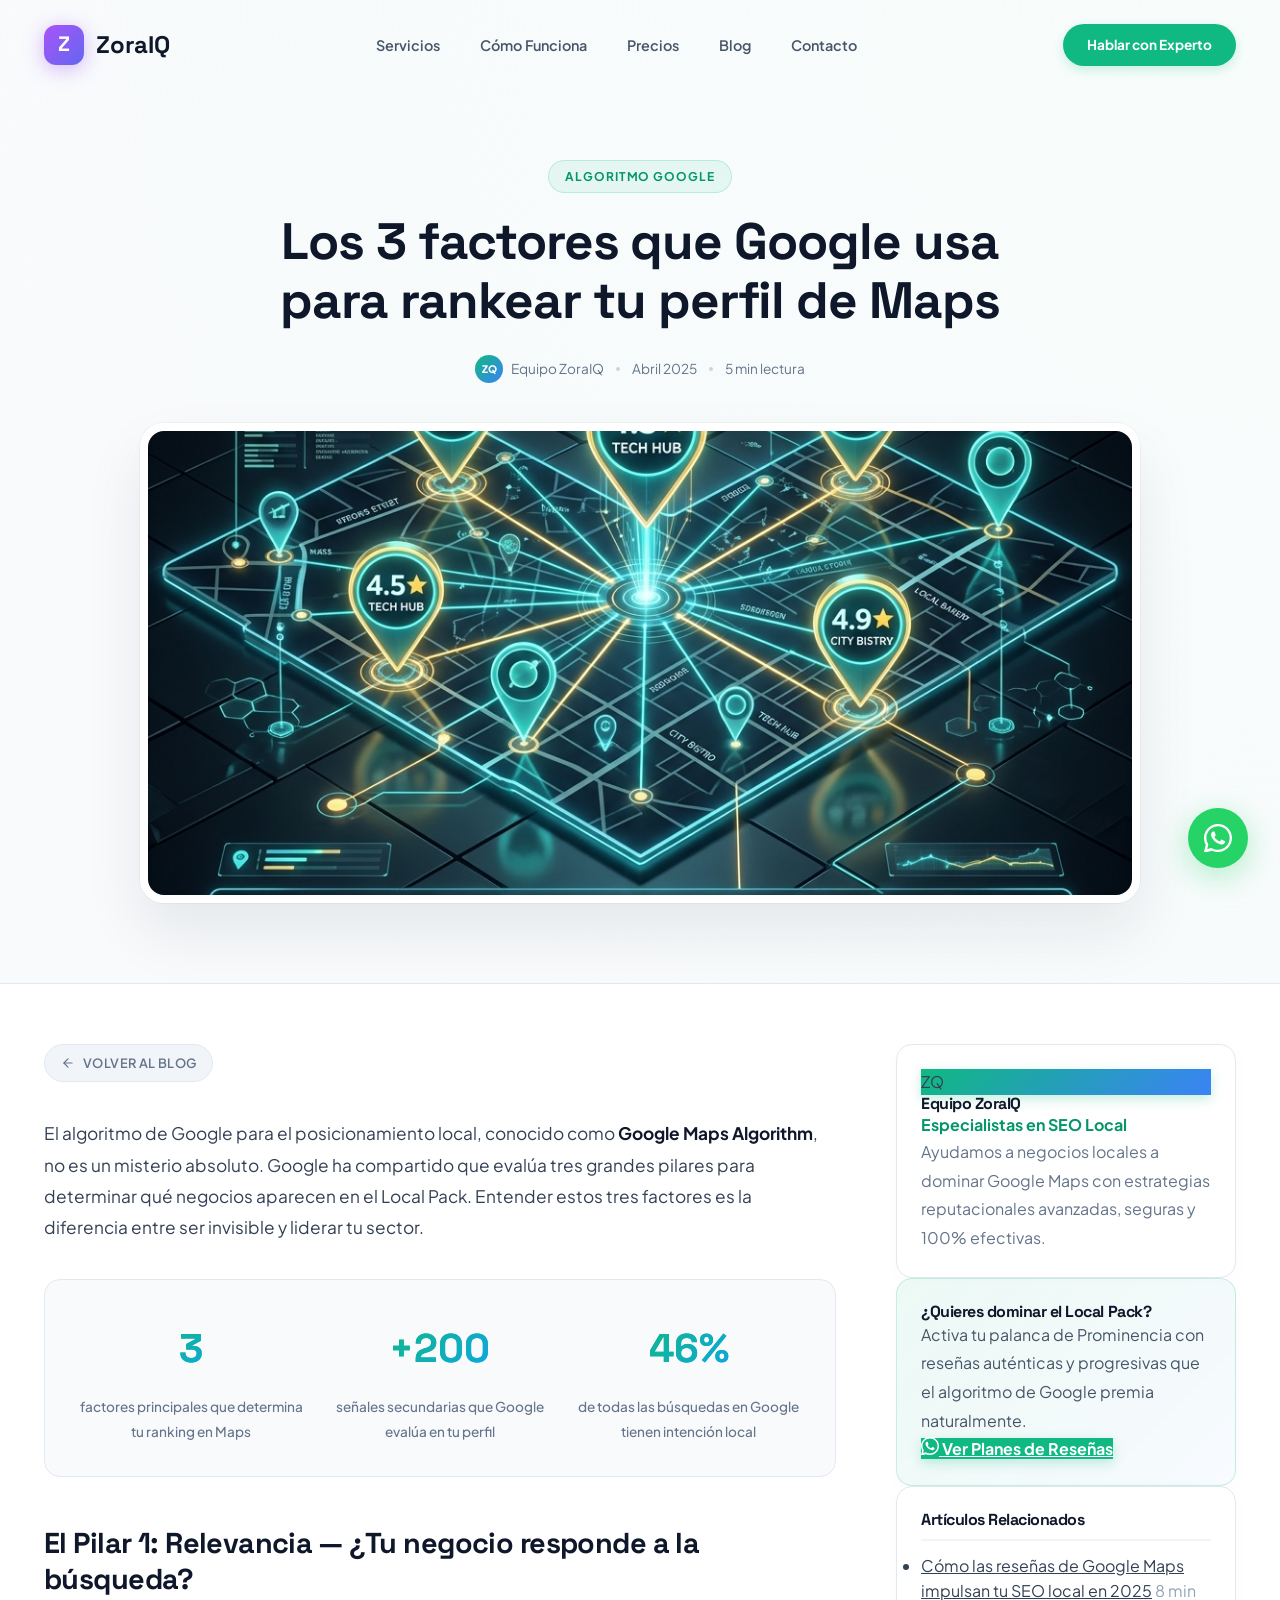
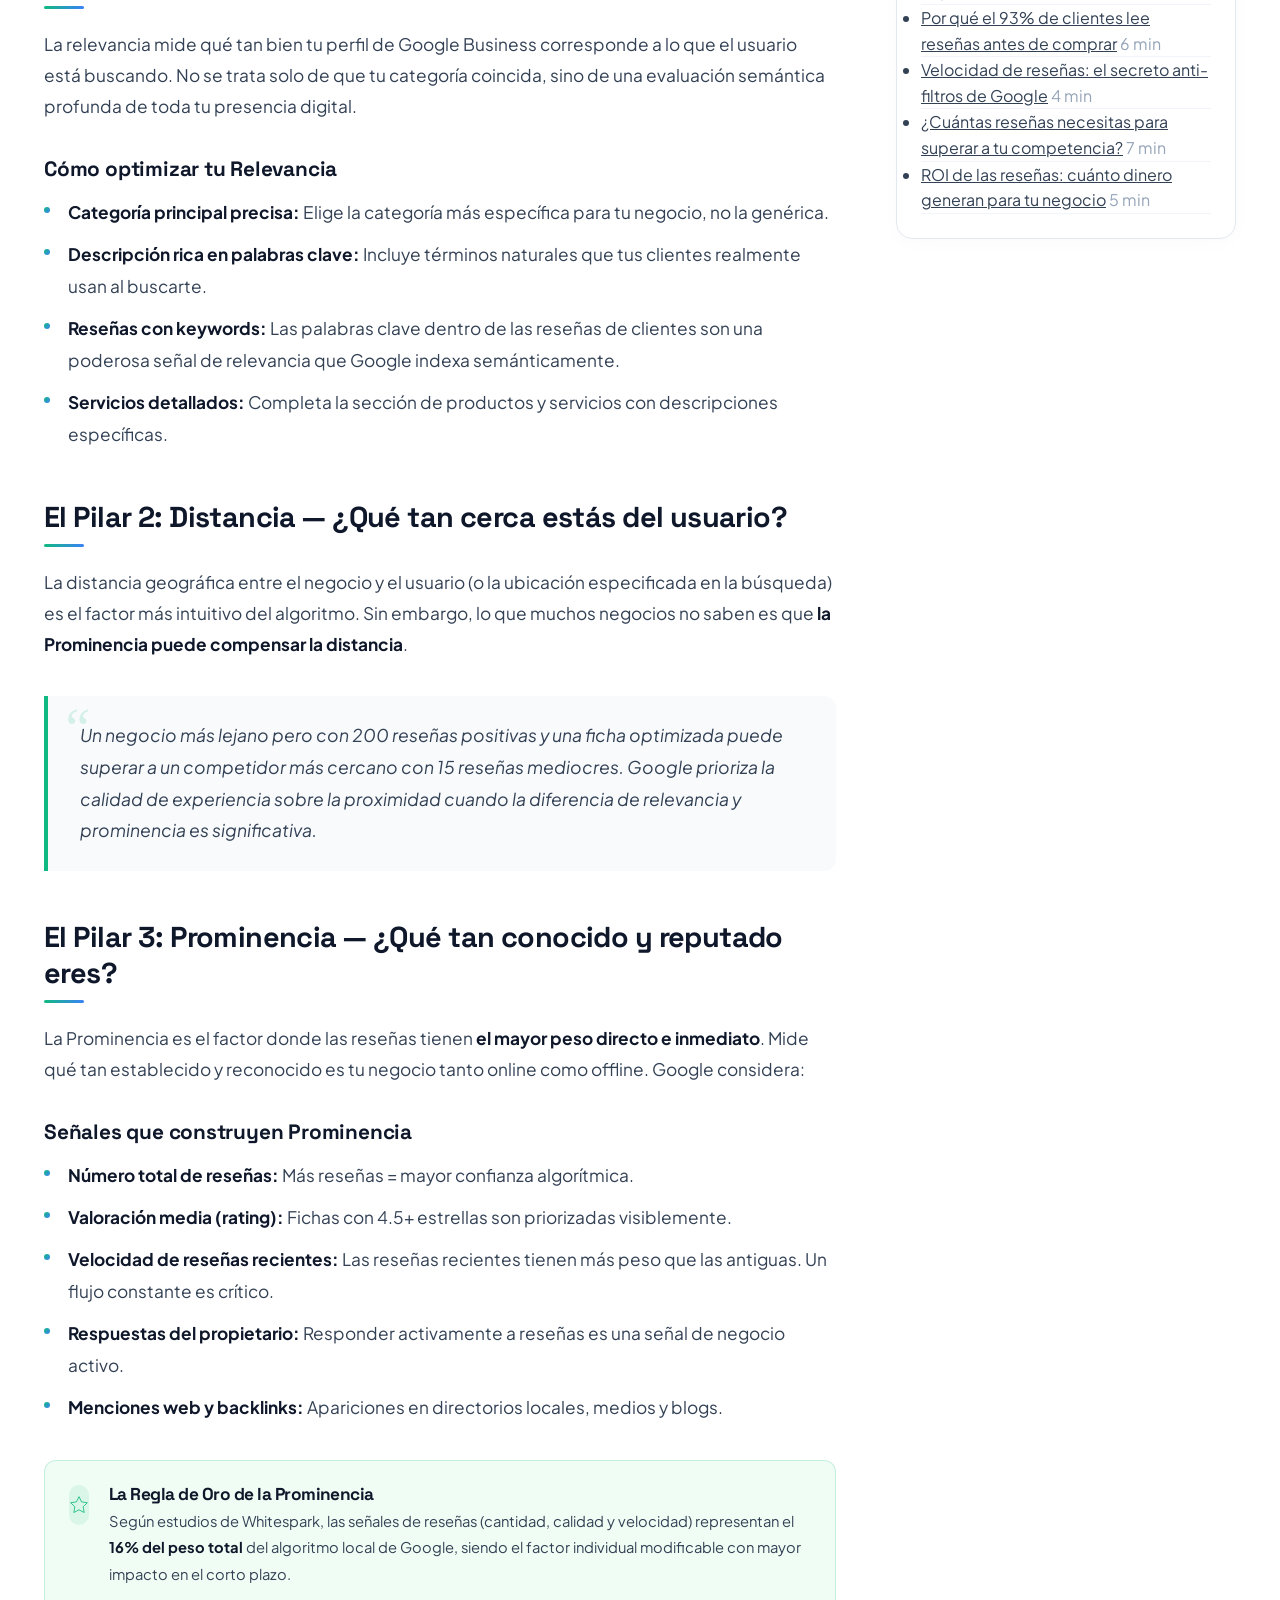
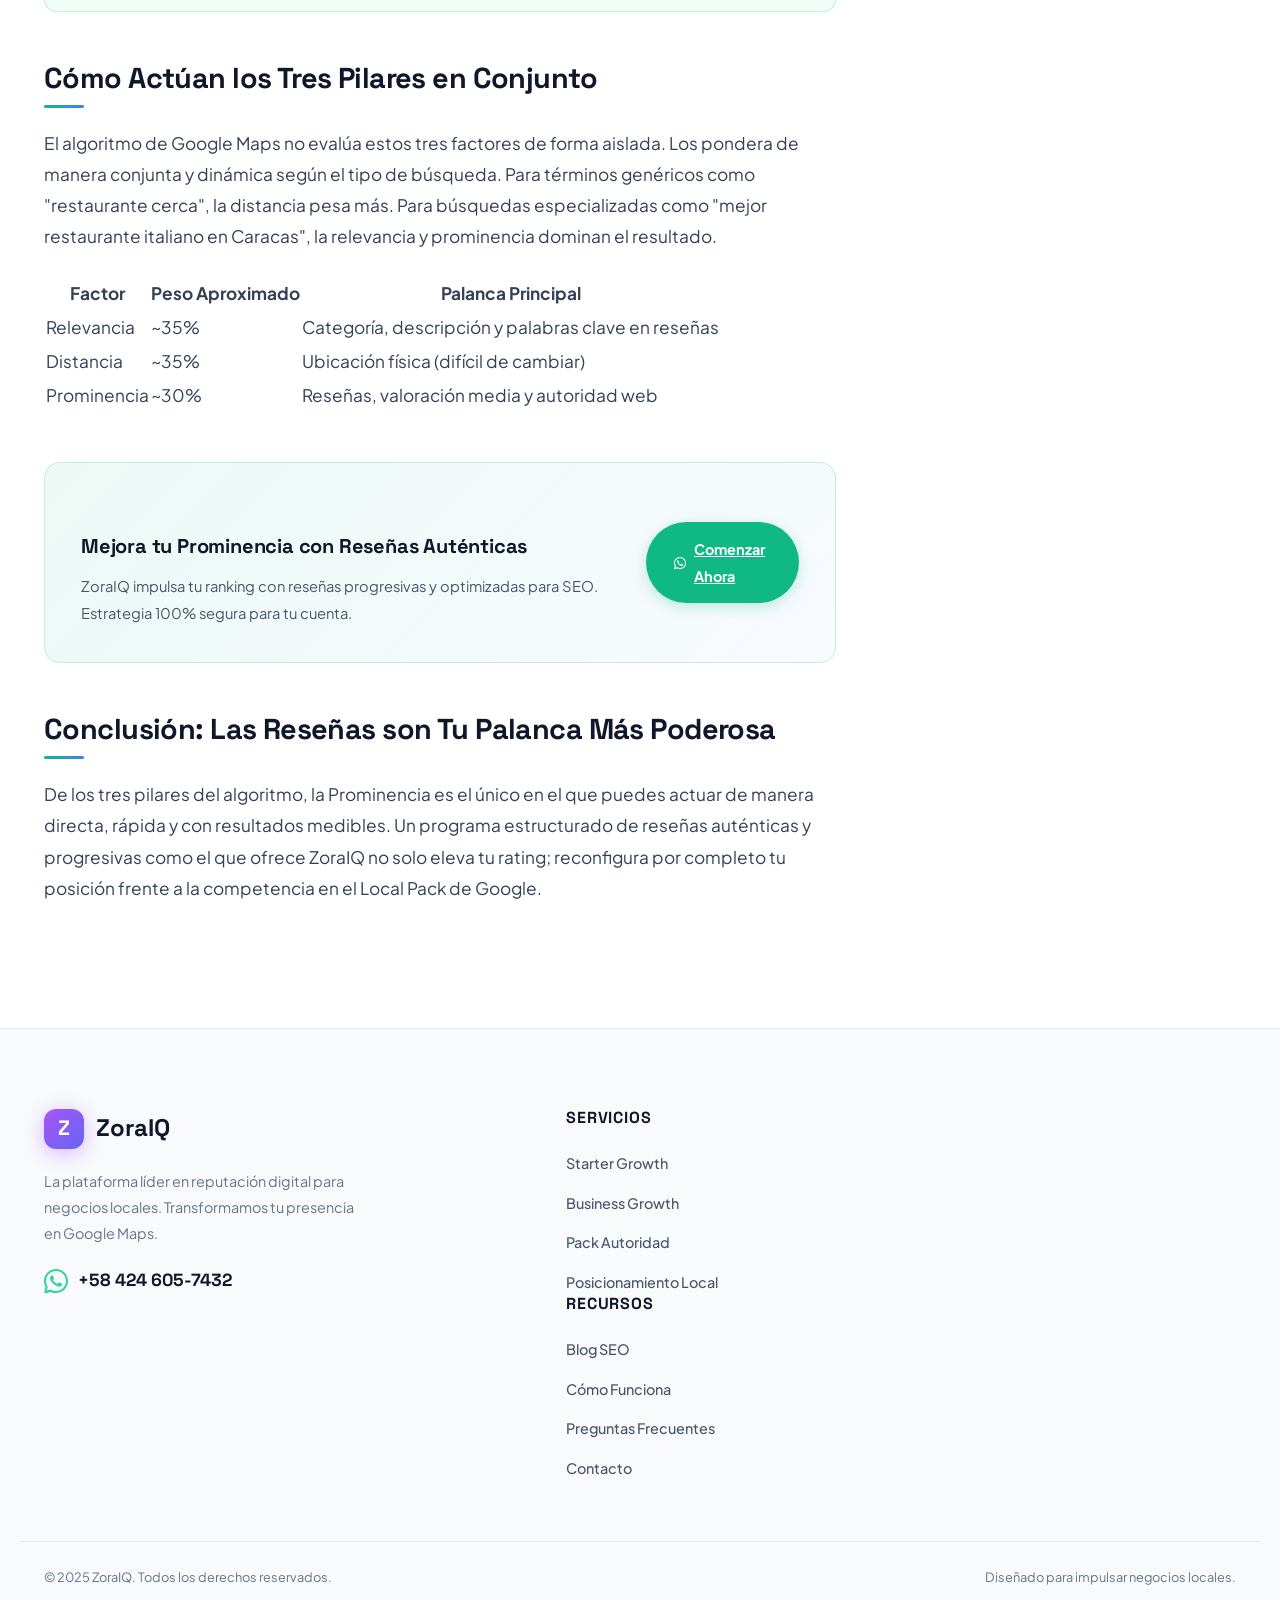
<file: blog/algoritmo-google-maps.html>
<!DOCTYPE html>
<html lang="es">
<head>
  <meta charset="UTF-8" />
  <meta name="viewport" content="width=device-width, initial-scale=1.0" />
  <title>Los 3 factores que Google usa para rankear tu perfil de Maps | ZoraIQ</title>
  <meta name="description" content="Relevancia, distancia y prominencia: los tres pilares del algoritmo local de Google Maps. Aprende cómo las reseñas afectan directamente tu ranking local." />
  <link rel="preconnect" href="https://fonts.googleapis.com" />
  <link rel="preconnect" href="https://fonts.gstatic.com" crossorigin />
  <link href="https://fonts.googleapis.com/css2?family=Plus+Jakarta+Sans:wght@300;400;500;600;700;800&family=Space+Grotesk:wght@400;500;600;700&display=swap" rel="stylesheet" />
  <link rel="stylesheet" href="../style.css" />
  <link rel="stylesheet" href="blog-shared.css" />
</head>
<body>

  <!-- ======= NAVBAR ======= -->
  <nav class="navbar" id="navbar">
    <div class="nav-container">
      <a href="../index.html" class="nav-logo">
        <span class="logo-icon">Z</span>
        <span class="logo-text">ZoraIQ</span>
      </a>
      <ul class="nav-links" id="navLinks">
        <li><a href="../index.html#servicios">Servicios</a></li>
        <li><a href="../index.html#como-funciona">Cómo Funciona</a></li>
        <li><a href="../index.html#precios">Precios</a></li>
        <li><a href="../index.html#blog">Blog</a></li>
        <li><a href="../index.html#contacto">Contacto</a></li>
      </ul>
      <a href="https://wa.me/584246057432?text=Hola%2C%20vengo%20del%20art%C3%ADculo%20sobre%20el%20algoritmo%20de%20Google%20Maps" target="_blank" class="btn-nav" id="nav-cta">Hablar con Experto</a>
      <button class="nav-toggle" id="navToggle" aria-label="Menú">
        <span></span><span></span><span></span>
      </button>
    </div>
  </nav>

  <!-- ======= BLOG HERO ======= -->
  <section class="blog-hero">
    <div class="blog-hero-bg" style="background-image: url('../imgs/blog2.png');"></div>
    <div class="blog-hero-content">
      <div class="blog-cat-pill">Algoritmo Google</div>
      <h1 class="blog-hero-title">Los 3 factores que Google usa para rankear tu perfil de Maps</h1>
      <div class="blog-hero-meta">
        <div class="blog-hero-avatar-wrap">
          <div class="blog-hero-avatar">ZQ</div>
          <span>Equipo ZoraIQ</span>
        </div>
        <span class="meta-sep"></span>
        <span>Abril 2025</span>
        <span class="meta-sep"></span>
        <span>5 min lectura</span>
      </div>
    </div>
  </section>

  <!-- ======= MAIN LAYOUT ======= -->
  <div class="blog-layout">
    <!-- Columna Principal -->
    <main class="blog-main">
      <a href="../index.html#blog" class="blog-back-btn">
        <svg viewBox="0 0 24 24" fill="none" stroke-width="2" stroke-linecap="round" stroke-linejoin="round"><line x1="19" y1="12" x2="5" y2="12"/><polyline points="12 19 5 12 12 5"/></svg>
        Volver al Blog
      </a>

      <div class="blog-body">
        <p>El algoritmo de Google para el posicionamiento local, conocido como <strong>Google Maps Algorithm</strong>, no es un misterio absoluto. Google ha compartido que evalúa tres grandes pilares para determinar qué negocios aparecen en el Local Pack. Entender estos tres factores es la diferencia entre ser invisible y liderar tu sector.</p>

        <div class="article-stat-callout">
          <div class="stat-callout-item">
            <div class="stat-num"><span>3</span></div>
            <div class="stat-desc">factores principales que determina tu ranking en Maps</div>
          </div>
          <div class="stat-callout-item">
            <div class="stat-num"><span>+200</span></div>
            <div class="stat-desc">señales secundarias que Google evalúa en tu perfil</div>
          </div>
          <div class="stat-callout-item">
            <div class="stat-num"><span>46%</span></div>
            <div class="stat-desc">de todas las búsquedas en Google tienen intención local</div>
          </div>
        </div>

        <h2>El Pilar 1: Relevancia — ¿Tu negocio responde a la búsqueda?</h2>
        <p>La relevancia mide qué tan bien tu perfil de Google Business corresponde a lo que el usuario está buscando. No se trata solo de que tu categoría coincida, sino de una evaluación semántica profunda de toda tu presencia digital.</p>

        <h3>Cómo optimizar tu Relevancia</h3>
        <ul>
          <li><strong>Categoría principal precisa:</strong> Elige la categoría más específica para tu negocio, no la genérica.</li>
          <li><strong>Descripción rica en palabras clave:</strong> Incluye términos naturales que tus clientes realmente usan al buscarte.</li>
          <li><strong>Reseñas con keywords:</strong> Las palabras clave dentro de las reseñas de clientes son una poderosa señal de relevancia que Google indexa semánticamente.</li>
          <li><strong>Servicios detallados:</strong> Completa la sección de productos y servicios con descripciones específicas.</li>
        </ul>

        <h2>El Pilar 2: Distancia — ¿Qué tan cerca estás del usuario?</h2>
        <p>La distancia geográfica entre el negocio y el usuario (o la ubicación especificada en la búsqueda) es el factor más intuitivo del algoritmo. Sin embargo, lo que muchos negocios no saben es que <strong>la Prominencia puede compensar la distancia</strong>.</p>

        <blockquote><p>Un negocio más lejano pero con 200 reseñas positivas y una ficha optimizada puede superar a un competidor más cercano con 15 reseñas mediocres. Google prioriza la calidad de experiencia sobre la proximidad cuando la diferencia de relevancia y prominencia es significativa.</p></blockquote>

        <h2>El Pilar 3: Prominencia — ¿Qué tan conocido y reputado eres?</h2>
        <p>La Prominencia es el factor donde las reseñas tienen <strong>el mayor peso directo e inmediato</strong>. Mide qué tan establecido y reconocido es tu negocio tanto online como offline. Google considera:</p>

        <h3>Señales que construyen Prominencia</h3>
        <ul>
          <li><strong>Número total de reseñas:</strong> Más reseñas = mayor confianza algorítmica.</li>
          <li><strong>Valoración media (rating):</strong> Fichas con 4.5+ estrellas son priorizadas visiblemente.</li>
          <li><strong>Velocidad de reseñas recientes:</strong> Las reseñas recientes tienen más peso que las antiguas. Un flujo constante es crítico.</li>
          <li><strong>Respuestas del propietario:</strong> Responder activamente a reseñas es una señal de negocio activo.</li>
          <li><strong>Menciones web y backlinks:</strong> Apariciones en directorios locales, medios y blogs.</li>
        </ul>

        <div class="article-callout">
          <div class="article-callout-icon">
            <svg viewBox="0 0 24 24" stroke="currentColor"><path d="M12 2l3.09 6.26L22 9.27l-5 4.87 1.18 6.88L12 17.77l-6.18 3.25L7 14.14 2 9.27l6.91-1.01L12 2z"/></svg>
          </div>
          <div class="article-callout-body">
            <h4>La Regla de Oro de la Prominencia</h4>
            <p>Según estudios de Whitespark, las señales de reseñas (cantidad, calidad y velocidad) representan el <strong>16% del peso total</strong> del algoritmo local de Google, siendo el factor individual modificable con mayor impacto en el corto plazo.</p>
          </div>
        </div>

        <h2>Cómo Actúan los Tres Pilares en Conjunto</h2>
        <p>El algoritmo de Google Maps no evalúa estos tres factores de forma aislada. Los pondera de manera conjunta y dinámica según el tipo de búsqueda. Para términos genéricos como "restaurante cerca", la distancia pesa más. Para búsquedas especializadas como "mejor restaurante italiano en Caracas", la relevancia y prominencia dominan el resultado.</p>

        <table>
          <thead>
            <tr>
              <th>Factor</th>
              <th>Peso Aproximado</th>
              <th>Palanca Principal</th>
            </tr>
          </thead>
          <tbody>
            <tr>
              <td>Relevancia</td>
              <td>~35%</td>
              <td>Categoría, descripción y palabras clave en reseñas</td>
            </tr>
            <tr>
              <td>Distancia</td>
              <td>~35%</td>
              <td>Ubicación física (difícil de cambiar)</td>
            </tr>
            <tr>
              <td>Prominencia</td>
              <td>~30%</td>
              <td>Reseñas, valoración media y autoridad web</td>
            </tr>
          </tbody>
        </table>

        <div class="article-cta-banner">
          <div class="article-cta-banner-text">
            <h3>Mejora tu Prominencia con Reseñas Auténticas</h3>
            <p>ZoraIQ impulsa tu ranking con reseñas progresivas y optimizadas para SEO. Estrategia 100% segura para tu cuenta.</p>
          </div>
          <a href="https://wa.me/584246057432?text=Hola%2C%20le%C3%AD%20sobre%20el%20algoritmo%20de%20Google%20Maps%20y%20quiero%20mejorar%20mi%20prominencia%20con%20rese%C3%B1as" target="_blank" class="btn-article-cta">
            <svg viewBox="0 0 24 24" fill="currentColor" width="18" height="18"><path d="M17.472 14.382c-.297-.149-1.758-.867-2.03-.967-.273-.099-.471-.148-.67.15-.197.297-.767.966-.94 1.164-.173.199-.347.223-.644.075-.297-.15-1.255-.463-2.39-1.475-.883-.788-1.48-1.761-1.653-2.059-.173-.297-.018-.458.13-.606.134-.133.298-.347.446-.52.149-.174.198-.298.298-.497.099-.198.05-.371-.025-.52-.075-.149-.669-1.612-.916-2.207-.242-.579-.487-.5-.669-.51-.173-.008-.371-.01-.57-.01-.198 0-.52.074-.792.372-.272.297-1.04 1.016-1.04 2.479 0 1.462 1.065 2.875 1.213 3.074.149.198 2.096 3.2 5.077 4.487.709.306 1.262.489 1.694.625.712.227 1.36.195 1.871.118.571-.085 1.758-.719 2.006-1.413.248-.694.248-1.289.173-1.413-.074-.124-.272-.198-.57-.347z"/><path d="M12 0C5.373 0 0 5.373 0 12c0 2.126.553 4.116 1.523 5.851L.057 23.885a.5.5 0 0 0 .613.613l6.034-1.466A11.95 11.95 0 0 0 12 24c6.627 0 12-5.373 12-12S18.627 0 12 0zm0 22c-1.837 0-3.565-.478-5.07-1.319l-.363-.213-3.756.913.93-3.762-.23-.374A9.967 9.967 0 0 1 2 12C2 6.477 6.477 2 12 2s10 4.477 10 10-4.477 10-10 10z"/></svg>
            Comenzar Ahora
          </a>
        </div>

        <h2>Conclusión: Las Reseñas son Tu Palanca Más Poderosa</h2>
        <p>De los tres pilares del algoritmo, la Prominencia es el único en el que puedes actuar de manera directa, rápida y con resultados medibles. Un programa estructurado de reseñas auténticas y progresivas como el que ofrece ZoraIQ no solo eleva tu rating; reconfigura por completo tu posición frente a la competencia en el Local Pack de Google.</p>
      </div>
    </main>

    <!-- ======= SIDEBAR ======= -->
    <aside class="blog-sidebar">
      <div class="blog-sidebar-inner">

        <!-- Widget Autor -->
        <div class="sidebar-card author-widget">
          <div class="author-avatar">ZQ</div>
          <h4>Equipo ZoraIQ</h4>
          <span class="author-role">Especialistas en SEO Local</span>
          <p>Ayudamos a negocios locales a dominar Google Maps con estrategias reputacionales avanzadas, seguras y 100% efectivas.</p>
        </div>

        <!-- Widget CTA -->
        <div class="sidebar-card sidebar-cta-card">
          <h4>¿Quieres dominar el Local Pack?</h4>
          <p>Activa tu palanca de Prominencia con reseñas auténticas y progresivas que el algoritmo de Google premia naturalmente.</p>
          <a href="https://wa.me/584246057432?text=Hola%2C%20le%C3%AD%20sobre%20el%20algoritmo%20de%20Google%20Maps%20y%20quiero%20mejorar%20mi%20posicionamiento" target="_blank" class="btn-sidebar-cta">
            <svg viewBox="0 0 24 24" fill="currentColor" width="18" height="18"><path d="M17.472 14.382c-.297-.149-1.758-.867-2.03-.967-.273-.099-.471-.148-.67.15-.197.297-.767.966-.94 1.164-.173.199-.347.223-.644.075-.297-.15-1.255-.463-2.39-1.475-.883-.788-1.48-1.761-1.653-2.059-.173-.297-.018-.458.13-.606.134-.133.298-.347.446-.52.149-.174.198-.298.298-.497.099-.198.05-.371-.025-.52-.075-.149-.669-1.612-.916-2.207-.242-.579-.487-.5-.669-.51-.173-.008-.371-.01-.57-.01-.198 0-.52.074-.792.372-.272.297-1.04 1.016-1.04 2.479 0 1.462 1.065 2.875 1.213 3.074.149.198 2.096 3.2 5.077 4.487.709.306 1.262.489 1.694.625.712.227 1.36.195 1.871.118.571-.085 1.758-.719 2.006-1.413.248-.694.248-1.289.173-1.413-.074-.124-.272-.198-.57-.347z"/><path d="M12 0C5.373 0 0 5.373 0 12c0 2.126.553 4.116 1.523 5.851L.057 23.885a.5.5 0 0 0 .613.613l6.034-1.466A11.95 11.95 0 0 0 12 24c6.627 0 12-5.373 12-12S18.627 0 12 0zm0 22c-1.837 0-3.565-.478-5.07-1.319l-.363-.213-3.756.913.93-3.762-.23-.374A9.967 9.967 0 0 1 2 12C2 6.477 6.477 2 12 2s10 4.477 10 10-4.477 10-10 10z"/></svg>
            Ver Planes de Reseñas
          </a>
        </div>

        <!-- Widget Artículos Relacionados -->
        <div class="sidebar-card related-articles-widget">
          <h4>Artículos Relacionados</h4>
          <ul class="related-list">
            <li class="related-item">
              <a href="seo-local-google-maps.html" class="related-link">Cómo las reseñas de Google Maps impulsan tu SEO local en 2025</a>
              <span class="related-read">8 min</span>
            </li>
            <li class="related-item">
              <a href="psicologia-resenas-clientes.html" class="related-link">Por qué el 93% de clientes lee reseñas antes de comprar</a>
              <span class="related-read">6 min</span>
            </li>
            <li class="related-item">
              <a href="velocidad-resenas-filtros-google.html" class="related-link">Velocidad de reseñas: el secreto anti-filtros de Google</a>
              <span class="related-read">4 min</span>
            </li>
            <li class="related-item">
              <a href="superar-competencia-resenas.html" class="related-link">¿Cuántas reseñas necesitas para superar a tu competencia?</a>
              <span class="related-read">7 min</span>
            </li>
            <li class="related-item">
              <a href="roi-resenas-google.html" class="related-link">ROI de las reseñas: cuánto dinero generan para tu negocio</a>
              <span class="related-read">5 min</span>
            </li>
          </ul>
        </div>

      </div>
    </aside>
  </div>

  <!-- ======= FOOTER ======= -->
  <footer class="footer">
    <div class="footer-container">
      <div class="footer-brand">
        <a href="../index.html" class="nav-logo">
          <span class="logo-icon">Z</span>
          <span class="logo-text">ZoraIQ</span>
        </a>
        <p>La plataforma líder en reputación digital para negocios locales. Transformamos tu presencia en Google Maps.</p>
        <a href="https://wa.me/584246057432" target="_blank" class="footer-wa" id="footer-whatsapp">
          <svg viewBox="0 0 24 24" fill="currentColor"><path d="M17.472 14.382c-.297-.149-1.758-.867-2.03-.967-.273-.099-.471-.148-.67.15-.197.297-.767.966-.94 1.164-.173.199-.347.223-.644.075-.297-.15-1.255-.463-2.39-1.475-.883-.788-1.48-1.761-1.653-2.059-.173-.297-.018-.458.13-.606.134-.133.298-.347.446-.52.149-.174.198-.298.298-.497.099-.198.05-.371-.025-.52-.075-.149-.669-1.612-.916-2.207-.242-.579-.487-.5-.669-.51-.173-.008-.371-.01-.57-.01-.198 0-.52.074-.792.372-.272.297-1.04 1.016-1.04 2.479 0 1.462 1.065 2.875 1.213 3.074.149.198 2.096 3.2 5.077 4.487.709.306 1.262.489 1.694.625.712.227 1.36.195 1.871.118.571-.085 1.758-.719 2.006-1.413.248-.694.248-1.289.173-1.413-.074-.124-.272-.198-.57-.347z"/><path d="M12 0C5.373 0 0 5.373 0 12c0 2.126.553 4.116 1.523 5.851L.057 23.885a.5.5 0 0 0 .613.613l6.034-1.466A11.95 11.95 0 0 0 12 24c6.627 0 12-5.373 12-12S18.627 0 12 0zm0 22c-1.837 0-3.565-.478-5.07-1.319l-.363-.213-3.756.913.93-3.762-.23-.374A9.967 9.967 0 0 1 2 12C2 6.477 6.477 2 12 2s10 4.477 10 10-4.477 10-10 10z"/></svg>
          +58 424 605-7432
        </a>
      </div>
      <div class="footer-links">
        <div class="footer-col">
          <h4>Servicios</h4>
          <ul>
            <li><a href="../index.html#precios">Starter Growth</a></li>
            <li><a href="../index.html#precios">Business Growth</a></li>
            <li><a href="../index.html#precios">Pack Autoridad</a></li>
            <li><a href="../index.html#servicios">Posicionamiento Local</a></li>
          </ul>
        </div>
        <div class="footer-col">
          <h4>Recursos</h4>
          <ul>
            <li><a href="../index.html#blog">Blog SEO</a></li>
            <li><a href="../index.html#como-funciona">Cómo Funciona</a></li>
            <li><a href="../index.html#faq">Preguntas Frecuentes</a></li>
            <li><a href="../index.html#contacto">Contacto</a></li>
          </ul>
        </div>
      </div>
    </div>
    <div class="footer-bottom">
      <p>&copy; 2025 ZoraIQ. Todos los derechos reservados.</p>
      <p>Diseñado para impulsar negocios locales.</p>
    </div>
  </footer>

  <!-- WhatsApp Float Button -->
  <a href="https://wa.me/584246057432?text=Hola%2C%20vengo%20del%20art%C3%ADculo%20sobre%20algoritmo%20Google%20Maps%20y%20quiero%20saber%20m%C3%A1s" target="_blank" class="wa-float" id="wa-float-btn" aria-label="Contactar por WhatsApp">
    <svg viewBox="0 0 24 24" fill="currentColor"><path d="M17.472 14.382c-.297-.149-1.758-.867-2.03-.967-.273-.099-.471-.148-.67.15-.197.297-.767.966-.94 1.164-.173.199-.347.223-.644.075-.297-.15-1.255-.463-2.39-1.475-.883-.788-1.48-1.761-1.653-2.059-.173-.297-.018-.458.13-.606.134-.133.298-.347.446-.52.149-.174.198-.298.298-.497.099-.198.05-.371-.025-.52-.075-.149-.669-1.612-.916-2.207-.242-.579-.487-.5-.669-.51-.173-.008-.371-.01-.57-.01-.198 0-.52.074-.792.372-.272.297-1.04 1.016-1.04 2.479 0 1.462 1.065 2.875 1.213 3.074.149.198 2.096 3.2 5.077 4.487.709.306 1.262.489 1.694.625.712.227 1.36.195 1.871.118.571-.085 1.758-.719 2.006-1.413.248-.694.248-1.289.173-1.413-.074-.124-.272-.198-.57-.347z"/><path d="M12 0C5.373 0 0 5.373 0 12c0 2.126.553 4.116 1.523 5.851L.057 23.885a.5.5 0 0 0 .613.613l6.034-1.466A11.95 11.95 0 0 0 12 24c6.627 0 12-5.373 12-12S18.627 0 12 0zm0 22c-1.837 0-3.565-.478-5.07-1.319l-.363-.213-3.756.913.93-3.762-.23-.374A9.967 9.967 0 0 1 2 12C2 6.477 6.477 2 12 2s10 4.477 10 10-4.477 10-10 10z"/></svg>
    <span class="wa-tooltip">¡Chatea con nosotros!</span>
  </a>

  <script src="../app.js"></script>
</body>
</html>
</file>
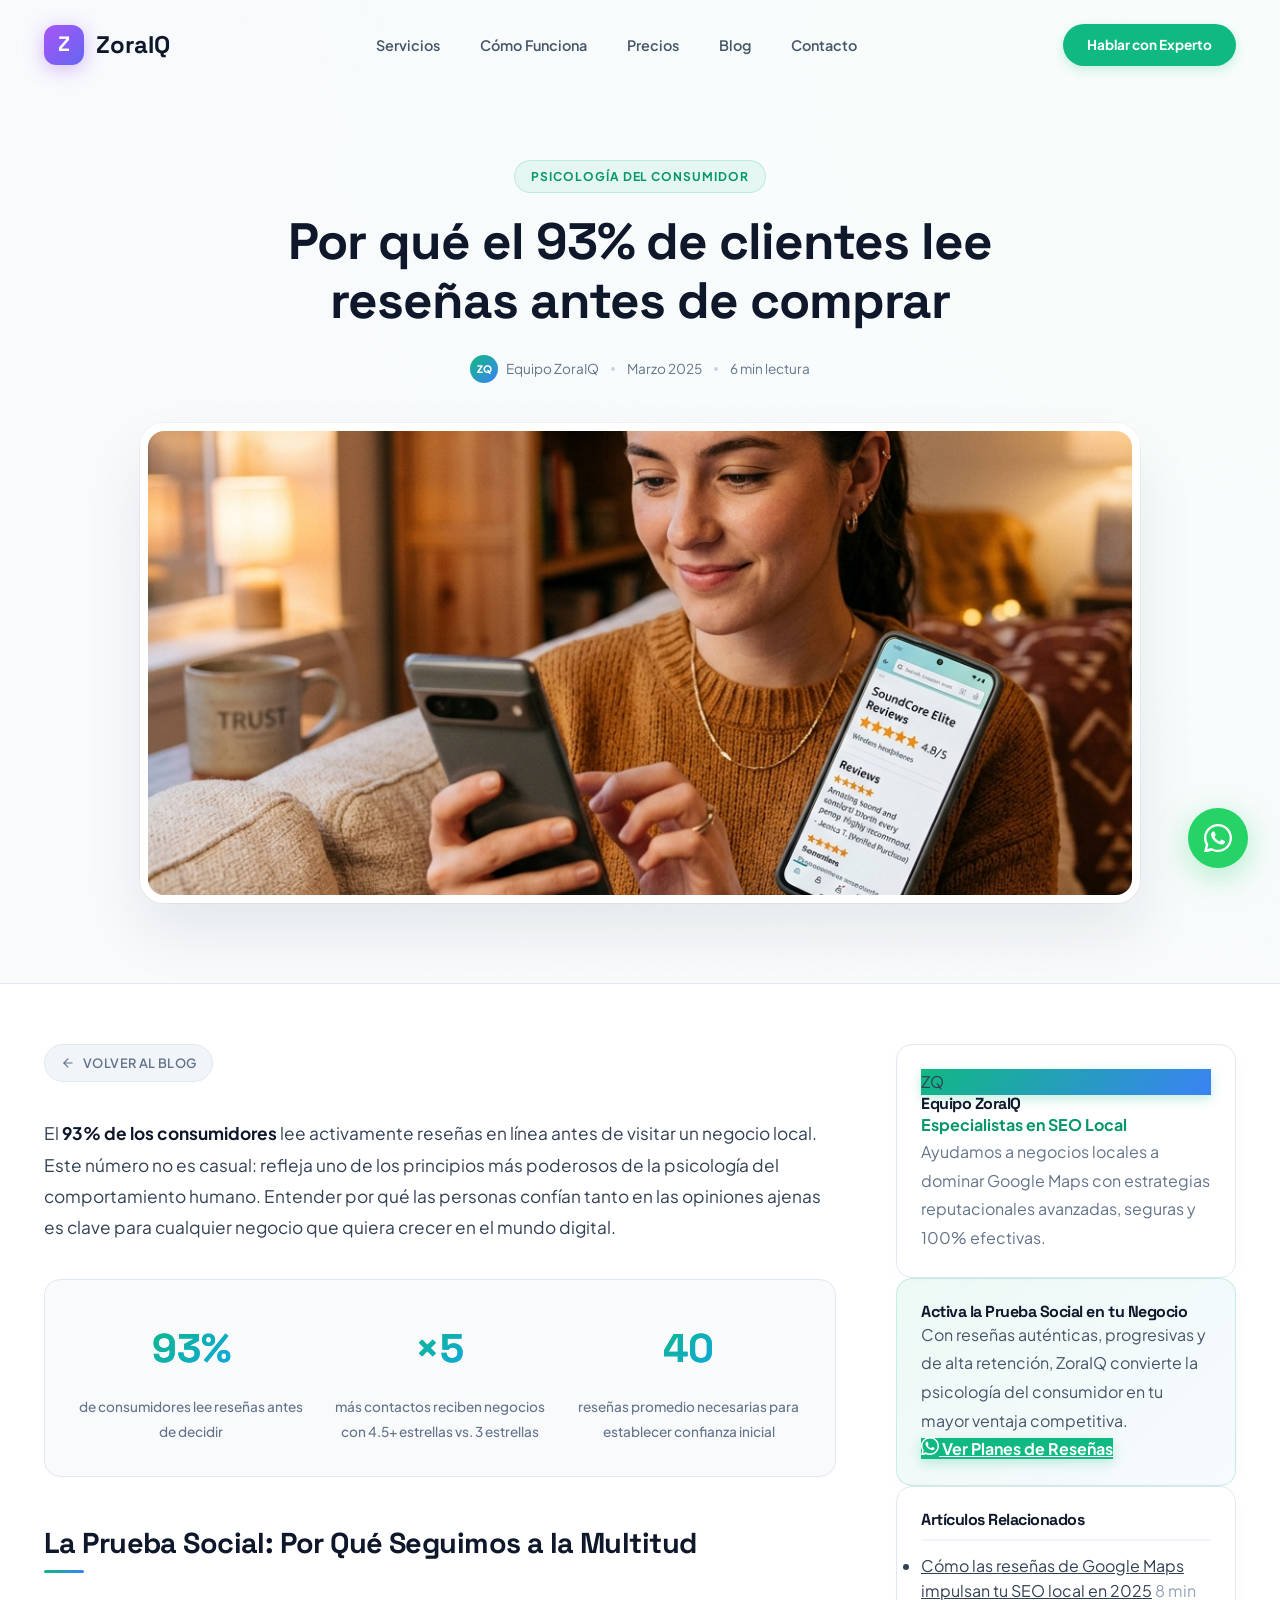
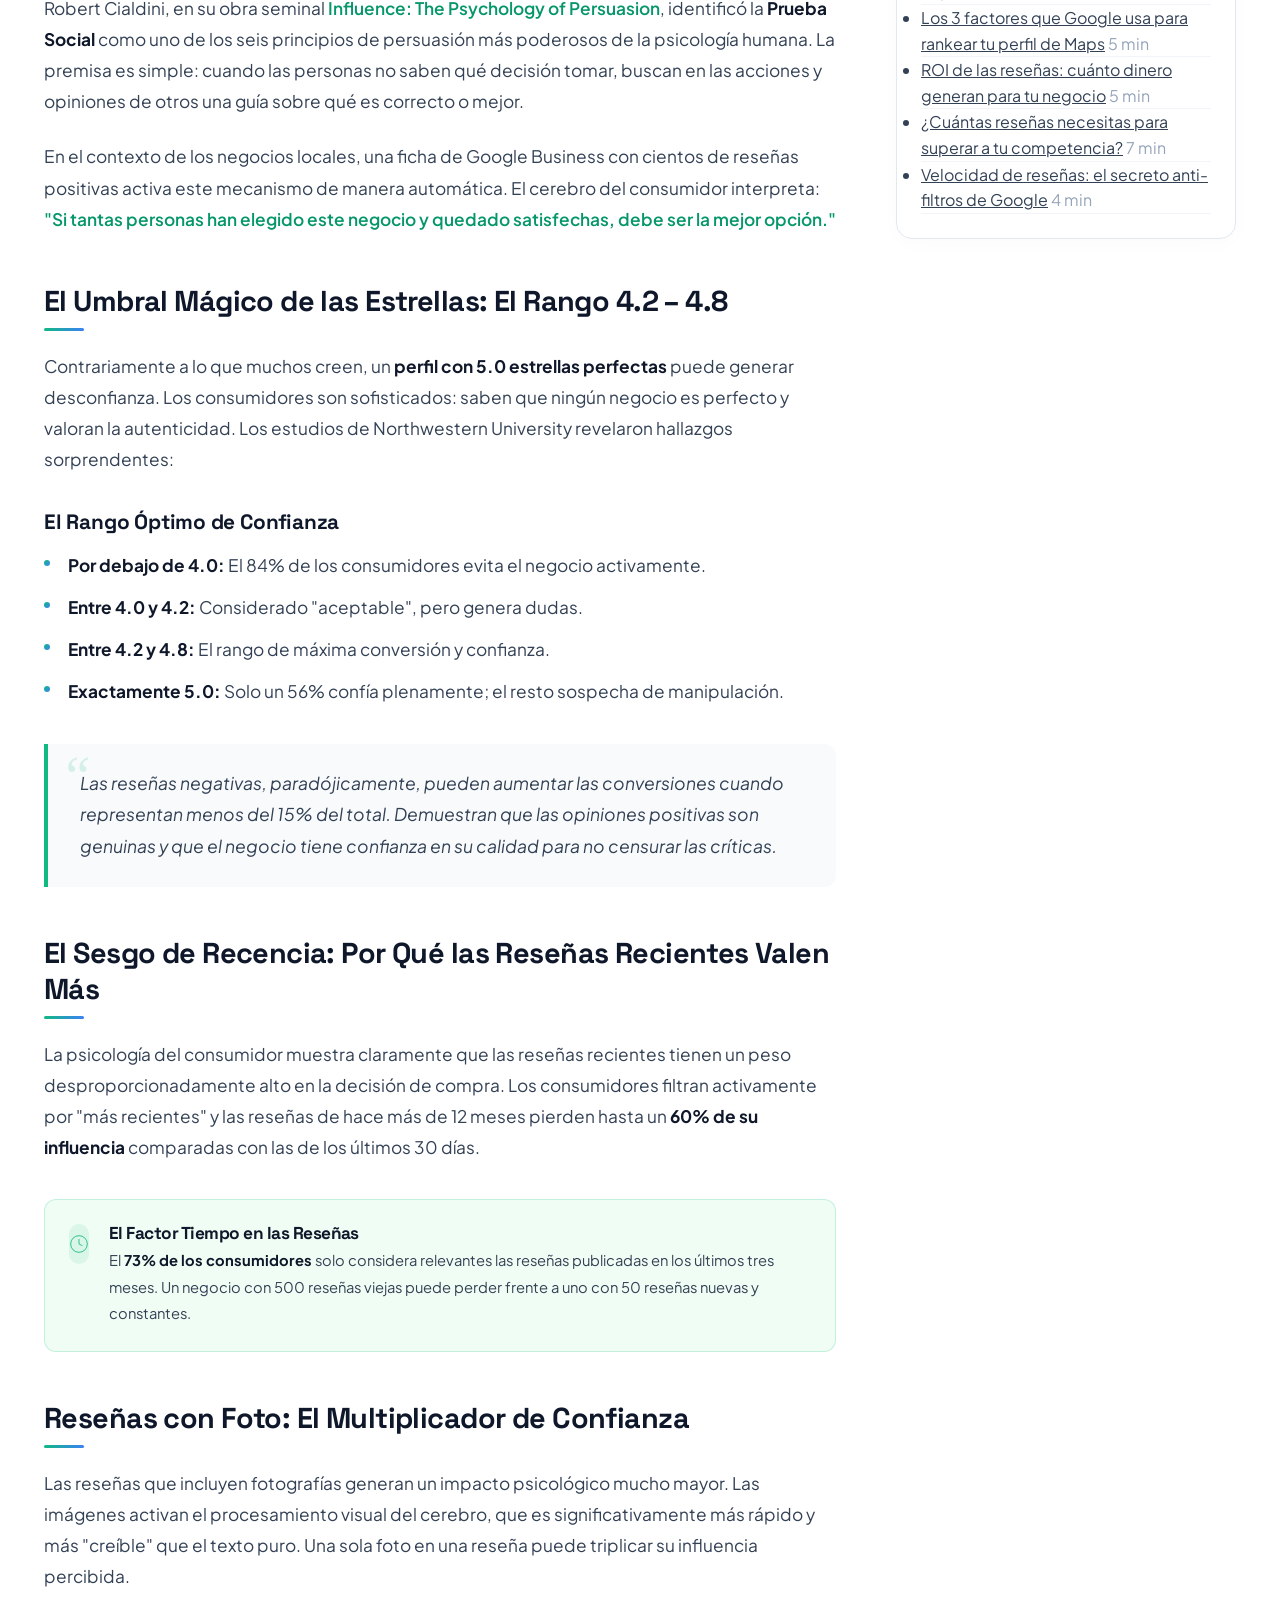
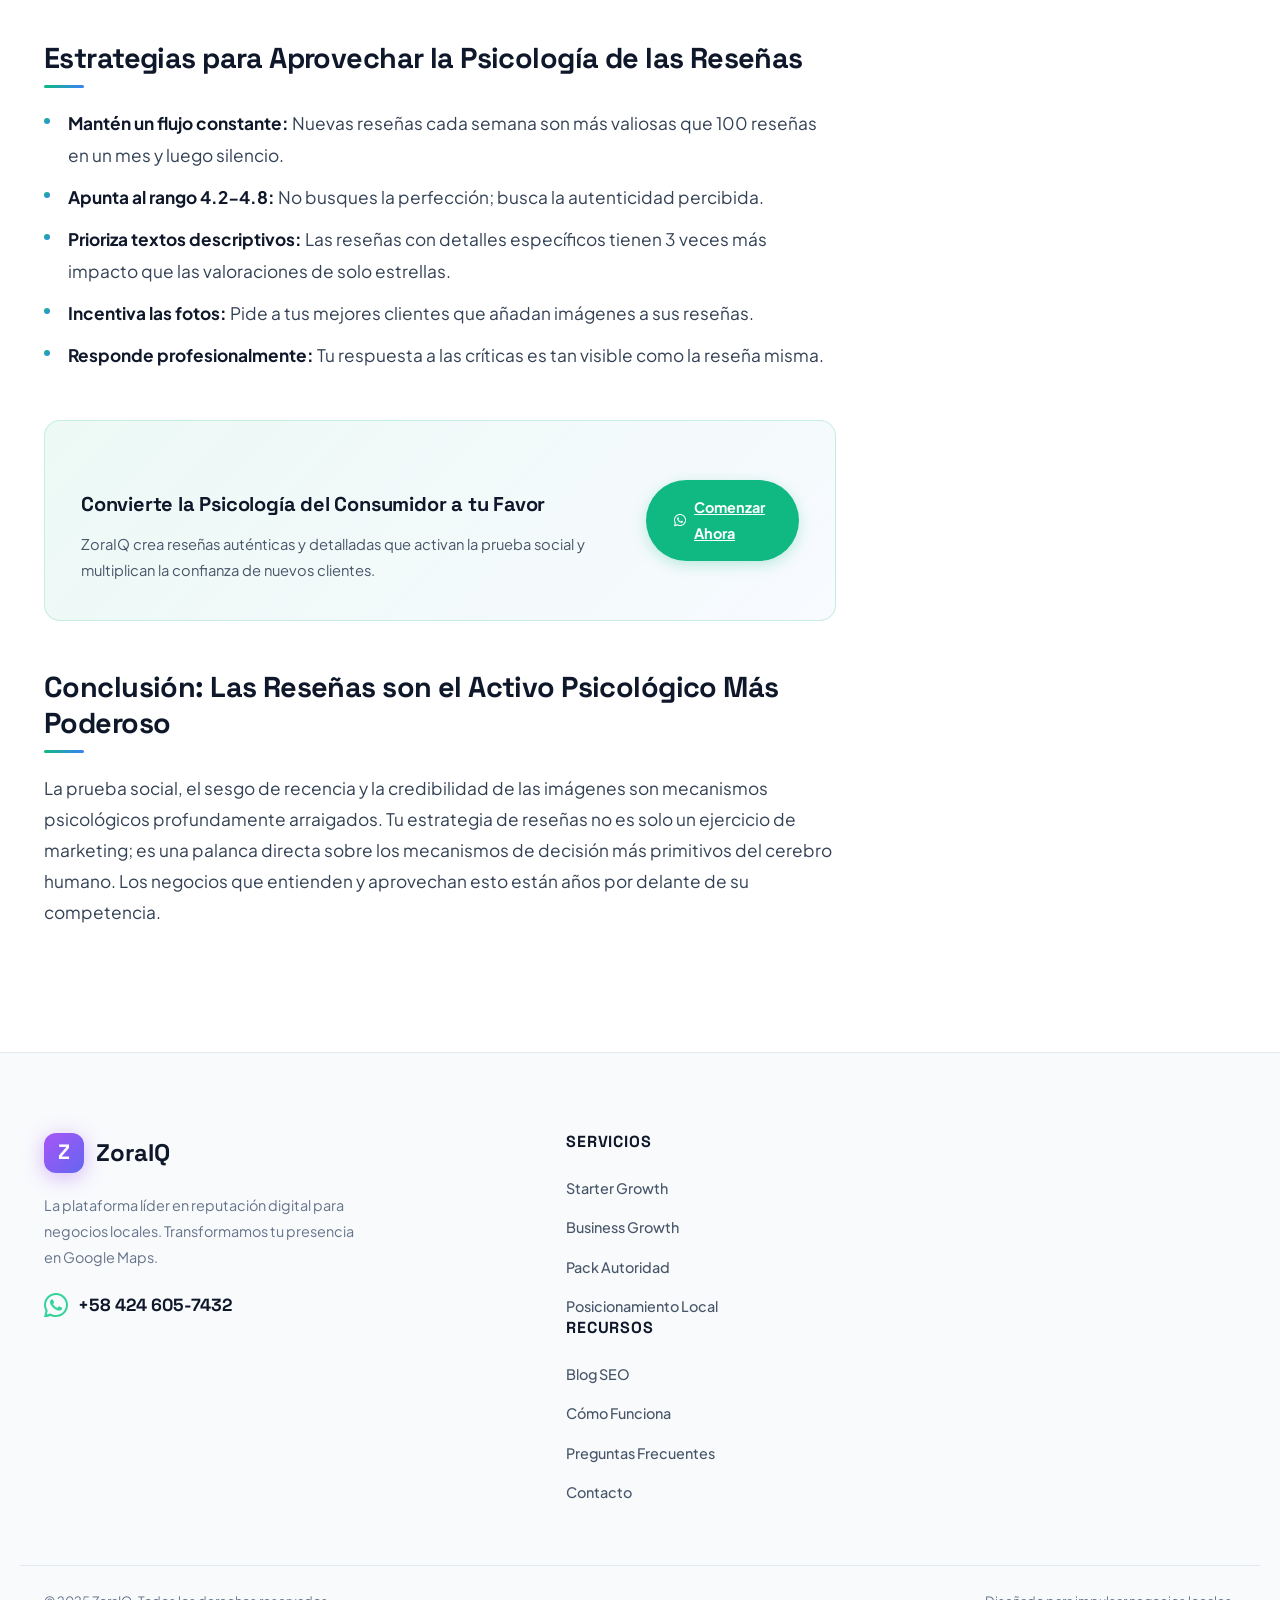
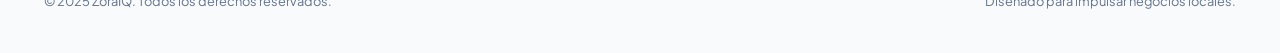
<file: blog/psicologia-resenas-clientes.html>
<!DOCTYPE html>
<html lang="es">
<head>
  <meta charset="UTF-8" />
  <meta name="viewport" content="width=device-width, initial-scale=1.0" />
  <title>Por qué el 93% de clientes lee reseñas antes de comprar | ZoraIQ</title>
  <meta name="description" content="La psicología detrás de las reseñas online: prueba social, sesgo de recencia y el rango óptimo de estrellas. Cómo usar la psicología del consumidor para crecer tu negocio local." />
  <link rel="preconnect" href="https://fonts.googleapis.com" />
  <link rel="preconnect" href="https://fonts.gstatic.com" crossorigin />
  <link href="https://fonts.googleapis.com/css2?family=Plus+Jakarta+Sans:wght@300;400;500;600;700;800&family=Space+Grotesk:wght@400;500;600;700&display=swap" rel="stylesheet" />
  <link rel="stylesheet" href="../style.css" />
  <link rel="stylesheet" href="blog-shared.css" />
</head>
<body>

  <!-- ======= NAVBAR ======= -->
  <nav class="navbar" id="navbar">
    <div class="nav-container">
      <a href="../index.html" class="nav-logo">
        <span class="logo-icon">Z</span>
        <span class="logo-text">ZoraIQ</span>
      </a>
      <ul class="nav-links" id="navLinks">
        <li><a href="../index.html#servicios">Servicios</a></li>
        <li><a href="../index.html#como-funciona">Cómo Funciona</a></li>
        <li><a href="../index.html#precios">Precios</a></li>
        <li><a href="../index.html#blog">Blog</a></li>
        <li><a href="../index.html#contacto">Contacto</a></li>
      </ul>
      <a href="https://wa.me/584246057432?text=Hola%2C%20vengo%20del%20art%C3%ADculo%20sobre%20la%20psicolog%C3%ADa%20de%20las%20rese%C3%B1as" target="_blank" class="btn-nav" id="nav-cta">Hablar con Experto</a>
      <button class="nav-toggle" id="navToggle" aria-label="Menú">
        <span></span><span></span><span></span>
      </button>
    </div>
  </nav>

  <!-- ======= BLOG HERO ======= -->
  <section class="blog-hero">
    <div class="blog-hero-bg" style="background-image: url('../imgs/blog3.png');"></div>
    <div class="blog-hero-content">
      <div class="blog-cat-pill">Psicología del Consumidor</div>
      <h1 class="blog-hero-title">Por qué el 93% de clientes lee reseñas antes de comprar</h1>
      <div class="blog-hero-meta">
        <div class="blog-hero-avatar-wrap">
          <div class="blog-hero-avatar">ZQ</div>
          <span>Equipo ZoraIQ</span>
        </div>
        <span class="meta-sep"></span>
        <span>Marzo 2025</span>
        <span class="meta-sep"></span>
        <span>6 min lectura</span>
      </div>
    </div>
  </section>

  <!-- ======= MAIN LAYOUT ======= -->
  <div class="blog-layout">
    <!-- Columna Principal -->
    <main class="blog-main">
      <a href="../index.html#blog" class="blog-back-btn">
        <svg viewBox="0 0 24 24" fill="none" stroke-width="2" stroke-linecap="round" stroke-linejoin="round"><line x1="19" y1="12" x2="5" y2="12"/><polyline points="12 19 5 12 12 5"/></svg>
        Volver al Blog
      </a>

      <div class="blog-body">
        <p>El <strong>93% de los consumidores</strong> lee activamente reseñas en línea antes de visitar un negocio local. Este número no es casual: refleja uno de los principios más poderosos de la psicología del comportamiento humano. Entender por qué las personas confían tanto en las opiniones ajenas es clave para cualquier negocio que quiera crecer en el mundo digital.</p>

        <div class="article-stat-callout">
          <div class="stat-callout-item">
            <div class="stat-num"><span>93%</span></div>
            <div class="stat-desc">de consumidores lee reseñas antes de decidir</div>
          </div>
          <div class="stat-callout-item">
            <div class="stat-num"><span>×5</span></div>
            <div class="stat-desc">más contactos reciben negocios con 4.5+ estrellas vs. 3 estrellas</div>
          </div>
          <div class="stat-callout-item">
            <div class="stat-num"><span>40</span></div>
            <div class="stat-desc">reseñas promedio necesarias para establecer confianza inicial</div>
          </div>
        </div>

        <h2>La Prueba Social: Por Qué Seguimos a la Multitud</h2>
        <p>Robert Cialdini, en su obra seminal <em>Influence: The Psychology of Persuasion</em>, identificó la <strong>Prueba Social</strong> como uno de los seis principios de persuasión más poderosos de la psicología humana. La premisa es simple: cuando las personas no saben qué decisión tomar, buscan en las acciones y opiniones de otros una guía sobre qué es correcto o mejor.</p>
        <p>En el contexto de los negocios locales, una ficha de Google Business con cientos de reseñas positivas activa este mecanismo de manera automática. El cerebro del consumidor interpreta: <em>"Si tantas personas han elegido este negocio y quedado satisfechas, debe ser la mejor opción."</em></p>

        <h2>El Umbral Mágico de las Estrellas: El Rango 4.2 – 4.8</h2>
        <p>Contrariamente a lo que muchos creen, un <strong>perfil con 5.0 estrellas perfectas</strong> puede generar desconfianza. Los consumidores son sofisticados: saben que ningún negocio es perfecto y valoran la autenticidad. Los estudios de Northwestern University revelaron hallazgos sorprendentes:</p>

        <h3>El Rango Óptimo de Confianza</h3>
        <ul>
          <li><strong>Por debajo de 4.0:</strong> El 84% de los consumidores evita el negocio activamente.</li>
          <li><strong>Entre 4.0 y 4.2:</strong> Considerado "aceptable", pero genera dudas.</li>
          <li><strong>Entre 4.2 y 4.8:</strong> El rango de máxima conversión y confianza.</li>
          <li><strong>Exactamente 5.0:</strong> Solo un 56% confía plenamente; el resto sospecha de manipulación.</li>
        </ul>

        <blockquote><p>Las reseñas negativas, paradójicamente, pueden aumentar las conversiones cuando representan menos del 15% del total. Demuestran que las opiniones positivas son genuinas y que el negocio tiene confianza en su calidad para no censurar las críticas.</p></blockquote>

        <h2>El Sesgo de Recencia: Por Qué las Reseñas Recientes Valen Más</h2>
        <p>La psicología del consumidor muestra claramente que las reseñas recientes tienen un peso desproporcionadamente alto en la decisión de compra. Los consumidores filtran activamente por "más recientes" y las reseñas de hace más de 12 meses pierden hasta un <strong>60% de su influencia</strong> comparadas con las de los últimos 30 días.</p>

        <div class="article-callout">
          <div class="article-callout-icon">
            <svg viewBox="0 0 24 24" stroke="currentColor"><circle cx="12" cy="12" r="10"/><polyline points="12 6 12 12 16 14"/></svg>
          </div>
          <div class="article-callout-body">
            <h4>El Factor Tiempo en las Reseñas</h4>
            <p>El <strong>73% de los consumidores</strong> solo considera relevantes las reseñas publicadas en los últimos tres meses. Un negocio con 500 reseñas viejas puede perder frente a uno con 50 reseñas nuevas y constantes.</p>
          </div>
        </div>

        <h2>Reseñas con Foto: El Multiplicador de Confianza</h2>
        <p>Las reseñas que incluyen fotografías generan un impacto psicológico mucho mayor. Las imágenes activan el procesamiento visual del cerebro, que es significativamente más rápido y más "creíble" que el texto puro. Una sola foto en una reseña puede triplicar su influencia percibida.</p>

        <h2>Estrategias para Aprovechar la Psicología de las Reseñas</h2>
        <ul>
          <li><strong>Mantén un flujo constante:</strong> Nuevas reseñas cada semana son más valiosas que 100 reseñas en un mes y luego silencio.</li>
          <li><strong>Apunta al rango 4.2-4.8:</strong> No busques la perfección; busca la autenticidad percibida.</li>
          <li><strong>Prioriza textos descriptivos:</strong> Las reseñas con detalles específicos tienen 3 veces más impacto que las valoraciones de solo estrellas.</li>
          <li><strong>Incentiva las fotos:</strong> Pide a tus mejores clientes que añadan imágenes a sus reseñas.</li>
          <li><strong>Responde profesionalmente:</strong> Tu respuesta a las críticas es tan visible como la reseña misma.</li>
        </ul>

        <div class="article-cta-banner">
          <div class="article-cta-banner-text">
            <h3>Convierte la Psicología del Consumidor a tu Favor</h3>
            <p>ZoraIQ crea reseñas auténticas y detalladas que activan la prueba social y multiplican la confianza de nuevos clientes.</p>
          </div>
          <a href="https://wa.me/584246057432?text=Hola%2C%20le%C3%AD%20sobre%20la%20psicolog%C3%ADa%20de%20las%20rese%C3%B1as%20y%20quiero%20mejorar%20mi%20reputaci%C3%B3n%20online" target="_blank" class="btn-article-cta">
            <svg viewBox="0 0 24 24" fill="currentColor" width="18" height="18"><path d="M17.472 14.382c-.297-.149-1.758-.867-2.03-.967-.273-.099-.471-.148-.67.15-.197.297-.767.966-.94 1.164-.173.199-.347.223-.644.075-.297-.15-1.255-.463-2.39-1.475-.883-.788-1.48-1.761-1.653-2.059-.173-.297-.018-.458.13-.606.134-.133.298-.347.446-.52.149-.174.198-.298.298-.497.099-.198.05-.371-.025-.52-.075-.149-.669-1.612-.916-2.207-.242-.579-.487-.5-.669-.51-.173-.008-.371-.01-.57-.01-.198 0-.52.074-.792.372-.272.297-1.04 1.016-1.04 2.479 0 1.462 1.065 2.875 1.213 3.074.149.198 2.096 3.2 5.077 4.487.709.306 1.262.489 1.694.625.712.227 1.36.195 1.871.118.571-.085 1.758-.719 2.006-1.413.248-.694.248-1.289.173-1.413-.074-.124-.272-.198-.57-.347z"/><path d="M12 0C5.373 0 0 5.373 0 12c0 2.126.553 4.116 1.523 5.851L.057 23.885a.5.5 0 0 0 .613.613l6.034-1.466A11.95 11.95 0 0 0 12 24c6.627 0 12-5.373 12-12S18.627 0 12 0zm0 22c-1.837 0-3.565-.478-5.07-1.319l-.363-.213-3.756.913.93-3.762-.23-.374A9.967 9.967 0 0 1 2 12C2 6.477 6.477 2 12 2s10 4.477 10 10-4.477 10-10 10z"/></svg>
            Comenzar Ahora
          </a>
        </div>

        <h2>Conclusión: Las Reseñas son el Activo Psicológico Más Poderoso</h2>
        <p>La prueba social, el sesgo de recencia y la credibilidad de las imágenes son mecanismos psicológicos profundamente arraigados. Tu estrategia de reseñas no es solo un ejercicio de marketing; es una palanca directa sobre los mecanismos de decisión más primitivos del cerebro humano. Los negocios que entienden y aprovechan esto están años por delante de su competencia.</p>
      </div>
    </main>

    <!-- ======= SIDEBAR ======= -->
    <aside class="blog-sidebar">
      <div class="blog-sidebar-inner">

        <!-- Widget Autor -->
        <div class="sidebar-card author-widget">
          <div class="author-avatar">ZQ</div>
          <h4>Equipo ZoraIQ</h4>
          <span class="author-role">Especialistas en SEO Local</span>
          <p>Ayudamos a negocios locales a dominar Google Maps con estrategias reputacionales avanzadas, seguras y 100% efectivas.</p>
        </div>

        <!-- Widget CTA -->
        <div class="sidebar-card sidebar-cta-card">
          <h4>Activa la Prueba Social en tu Negocio</h4>
          <p>Con reseñas auténticas, progresivas y de alta retención, ZoraIQ convierte la psicología del consumidor en tu mayor ventaja competitiva.</p>
          <a href="https://wa.me/584246057432?text=Hola%2C%20le%C3%AD%20sobre%20la%20psicolog%C3%ADa%20de%20las%20rese%C3%B1as%20y%20quiero%20comenzar%20con%20ZoraIQ" target="_blank" class="btn-sidebar-cta">
            <svg viewBox="0 0 24 24" fill="currentColor" width="18" height="18"><path d="M17.472 14.382c-.297-.149-1.758-.867-2.03-.967-.273-.099-.471-.148-.67.15-.197.297-.767.966-.94 1.164-.173.199-.347.223-.644.075-.297-.15-1.255-.463-2.39-1.475-.883-.788-1.48-1.761-1.653-2.059-.173-.297-.018-.458.13-.606.134-.133.298-.347.446-.52.149-.174.198-.298.298-.497.099-.198.05-.371-.025-.52-.075-.149-.669-1.612-.916-2.207-.242-.579-.487-.5-.669-.51-.173-.008-.371-.01-.57-.01-.198 0-.52.074-.792.372-.272.297-1.04 1.016-1.04 2.479 0 1.462 1.065 2.875 1.213 3.074.149.198 2.096 3.2 5.077 4.487.709.306 1.262.489 1.694.625.712.227 1.36.195 1.871.118.571-.085 1.758-.719 2.006-1.413.248-.694.248-1.289.173-1.413-.074-.124-.272-.198-.57-.347z"/><path d="M12 0C5.373 0 0 5.373 0 12c0 2.126.553 4.116 1.523 5.851L.057 23.885a.5.5 0 0 0 .613.613l6.034-1.466A11.95 11.95 0 0 0 12 24c6.627 0 12-5.373 12-12S18.627 0 12 0zm0 22c-1.837 0-3.565-.478-5.07-1.319l-.363-.213-3.756.913.93-3.762-.23-.374A9.967 9.967 0 0 1 2 12C2 6.477 6.477 2 12 2s10 4.477 10 10-4.477 10-10 10z"/></svg>
            Ver Planes de Reseñas
          </a>
        </div>

        <!-- Widget Artículos Relacionados -->
        <div class="sidebar-card related-articles-widget">
          <h4>Artículos Relacionados</h4>
          <ul class="related-list">
            <li class="related-item">
              <a href="seo-local-google-maps.html" class="related-link">Cómo las reseñas de Google Maps impulsan tu SEO local en 2025</a>
              <span class="related-read">8 min</span>
            </li>
            <li class="related-item">
              <a href="algoritmo-google-maps.html" class="related-link">Los 3 factores que Google usa para rankear tu perfil de Maps</a>
              <span class="related-read">5 min</span>
            </li>
            <li class="related-item">
              <a href="roi-resenas-google.html" class="related-link">ROI de las reseñas: cuánto dinero generan para tu negocio</a>
              <span class="related-read">5 min</span>
            </li>
            <li class="related-item">
              <a href="superar-competencia-resenas.html" class="related-link">¿Cuántas reseñas necesitas para superar a tu competencia?</a>
              <span class="related-read">7 min</span>
            </li>
            <li class="related-item">
              <a href="velocidad-resenas-filtros-google.html" class="related-link">Velocidad de reseñas: el secreto anti-filtros de Google</a>
              <span class="related-read">4 min</span>
            </li>
          </ul>
        </div>

      </div>
    </aside>
  </div>

  <!-- ======= FOOTER ======= -->
  <footer class="footer">
    <div class="footer-container">
      <div class="footer-brand">
        <a href="../index.html" class="nav-logo">
          <span class="logo-icon">Z</span>
          <span class="logo-text">ZoraIQ</span>
        </a>
        <p>La plataforma líder en reputación digital para negocios locales. Transformamos tu presencia en Google Maps.</p>
        <a href="https://wa.me/584246057432" target="_blank" class="footer-wa" id="footer-whatsapp">
          <svg viewBox="0 0 24 24" fill="currentColor"><path d="M17.472 14.382c-.297-.149-1.758-.867-2.03-.967-.273-.099-.471-.148-.67.15-.197.297-.767.966-.94 1.164-.173.199-.347.223-.644.075-.297-.15-1.255-.463-2.39-1.475-.883-.788-1.48-1.761-1.653-2.059-.173-.297-.018-.458.13-.606.134-.133.298-.347.446-.52.149-.174.198-.298.298-.497.099-.198.05-.371-.025-.52-.075-.149-.669-1.612-.916-2.207-.242-.579-.487-.5-.669-.51-.173-.008-.371-.01-.57-.01-.198 0-.52.074-.792.372-.272.297-1.04 1.016-1.04 2.479 0 1.462 1.065 2.875 1.213 3.074.149.198 2.096 3.2 5.077 4.487.709.306 1.262.489 1.694.625.712.227 1.36.195 1.871.118.571-.085 1.758-.719 2.006-1.413.248-.694.248-1.289.173-1.413-.074-.124-.272-.198-.57-.347z"/><path d="M12 0C5.373 0 0 5.373 0 12c0 2.126.553 4.116 1.523 5.851L.057 23.885a.5.5 0 0 0 .613.613l6.034-1.466A11.95 11.95 0 0 0 12 24c6.627 0 12-5.373 12-12S18.627 0 12 0zm0 22c-1.837 0-3.565-.478-5.07-1.319l-.363-.213-3.756.913.93-3.762-.23-.374A9.967 9.967 0 0 1 2 12C2 6.477 6.477 2 12 2s10 4.477 10 10-4.477 10-10 10z"/></svg>
          +58 424 605-7432
        </a>
      </div>
      <div class="footer-links">
        <div class="footer-col">
          <h4>Servicios</h4>
          <ul>
            <li><a href="../index.html#precios">Starter Growth</a></li>
            <li><a href="../index.html#precios">Business Growth</a></li>
            <li><a href="../index.html#precios">Pack Autoridad</a></li>
            <li><a href="../index.html#servicios">Posicionamiento Local</a></li>
          </ul>
        </div>
        <div class="footer-col">
          <h4>Recursos</h4>
          <ul>
            <li><a href="../index.html#blog">Blog SEO</a></li>
            <li><a href="../index.html#como-funciona">Cómo Funciona</a></li>
            <li><a href="../index.html#faq">Preguntas Frecuentes</a></li>
            <li><a href="../index.html#contacto">Contacto</a></li>
          </ul>
        </div>
      </div>
    </div>
    <div class="footer-bottom">
      <p>&copy; 2025 ZoraIQ. Todos los derechos reservados.</p>
      <p>Diseñado para impulsar negocios locales.</p>
    </div>
  </footer>

  <!-- WhatsApp Float Button -->
  <a href="https://wa.me/584246057432?text=Hola%2C%20vengo%20del%20art%C3%ADculo%20sobre%20psicolog%C3%ADa%20de%20rese%C3%B1as%20y%20quiero%20m%C3%A1s%20informaci%C3%B3n" target="_blank" class="wa-float" id="wa-float-btn" aria-label="Contactar por WhatsApp">
    <svg viewBox="0 0 24 24" fill="currentColor"><path d="M17.472 14.382c-.297-.149-1.758-.867-2.03-.967-.273-.099-.471-.148-.67.15-.197.297-.767.966-.94 1.164-.173.199-.347.223-.644.075-.297-.15-1.255-.463-2.39-1.475-.883-.788-1.48-1.761-1.653-2.059-.173-.297-.018-.458.13-.606.134-.133.298-.347.446-.52.149-.174.198-.298.298-.497.099-.198.05-.371-.025-.52-.075-.149-.669-1.612-.916-2.207-.242-.579-.487-.5-.669-.51-.173-.008-.371-.01-.57-.01-.198 0-.52.074-.792.372-.272.297-1.04 1.016-1.04 2.479 0 1.462 1.065 2.875 1.213 3.074.149.198 2.096 3.2 5.077 4.487.709.306 1.262.489 1.694.625.712.227 1.36.195 1.871.118.571-.085 1.758-.719 2.006-1.413.248-.694.248-1.289.173-1.413-.074-.124-.272-.198-.57-.347z"/><path d="M12 0C5.373 0 0 5.373 0 12c0 2.126.553 4.116 1.523 5.851L.057 23.885a.5.5 0 0 0 .613.613l6.034-1.466A11.95 11.95 0 0 0 12 24c6.627 0 12-5.373 12-12S18.627 0 12 0zm0 22c-1.837 0-3.565-.478-5.07-1.319l-.363-.213-3.756.913.93-3.762-.23-.374A9.967 9.967 0 0 1 2 12C2 6.477 6.477 2 12 2s10 4.477 10 10-4.477 10-10 10z"/></svg>
    <span class="wa-tooltip">¡Chatea con nosotros!</span>
  </a>

  <script src="../app.js"></script>
</body>
</html>
</file>
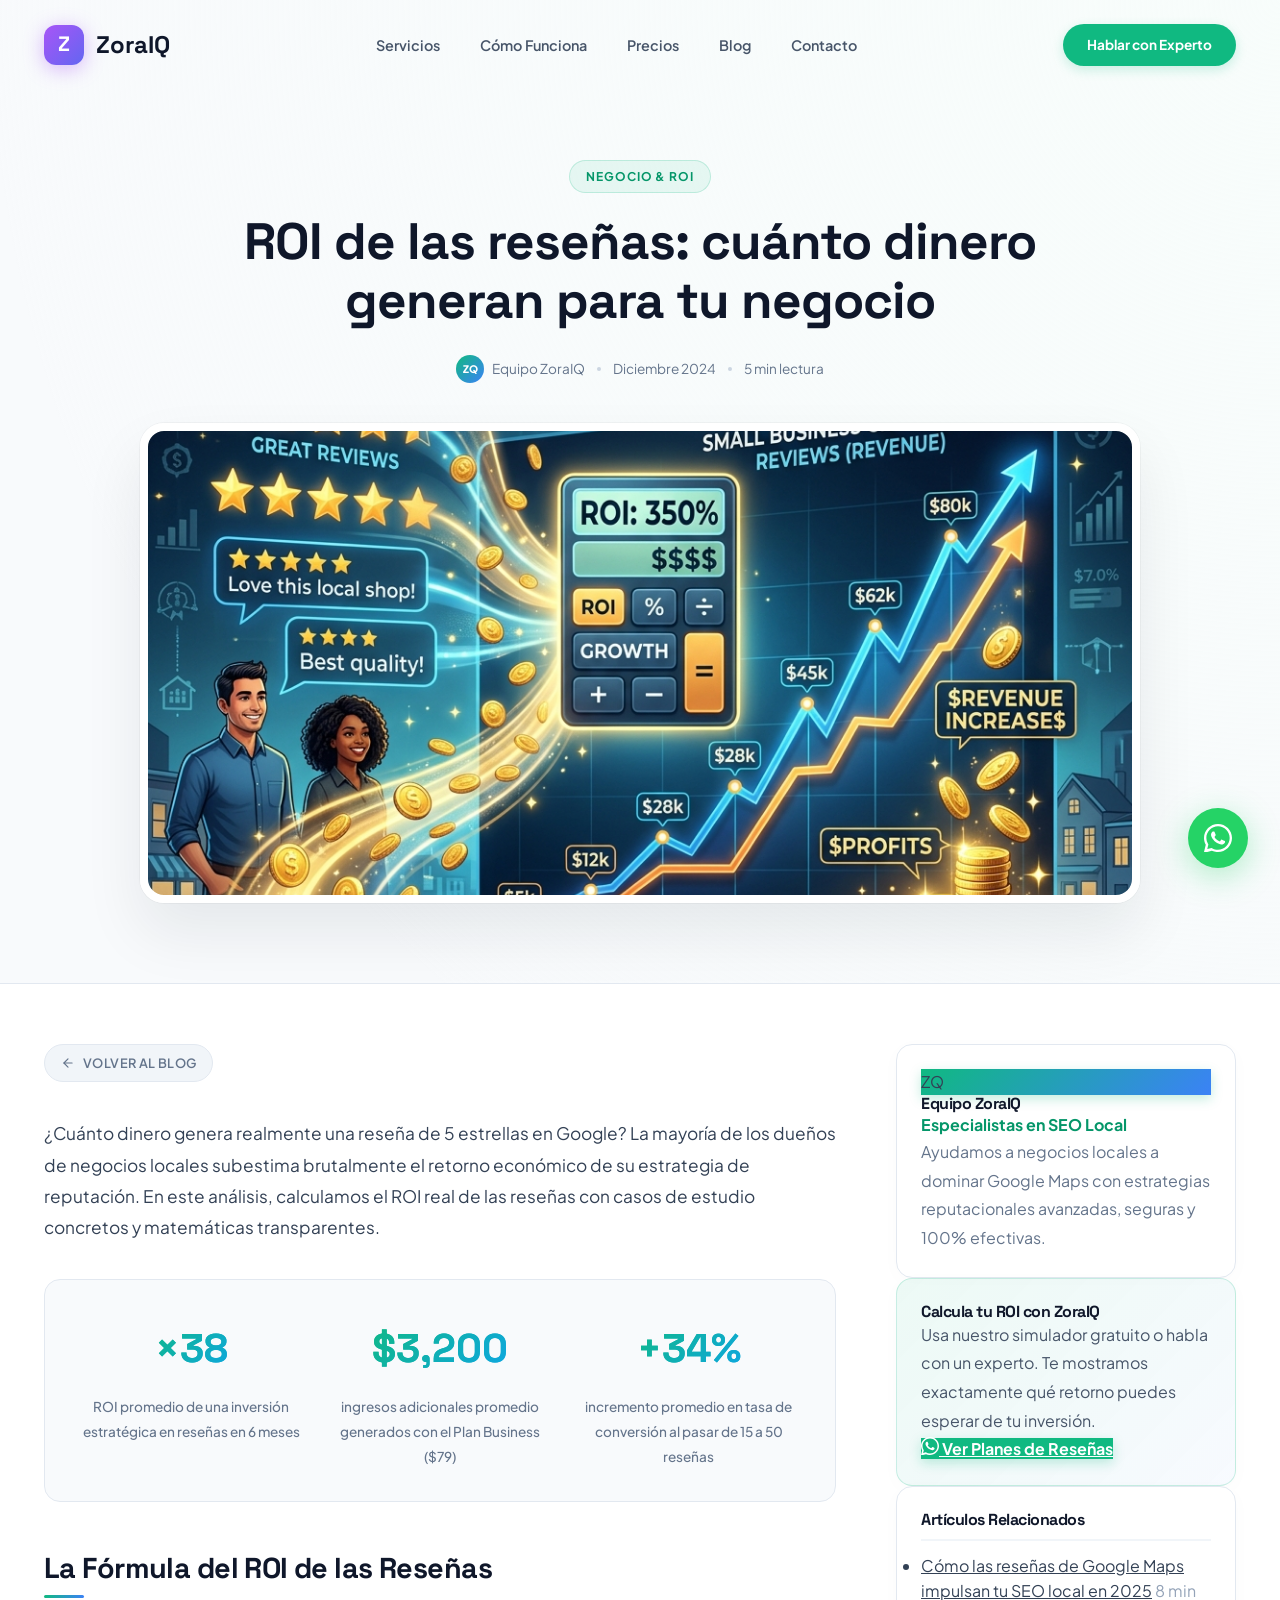
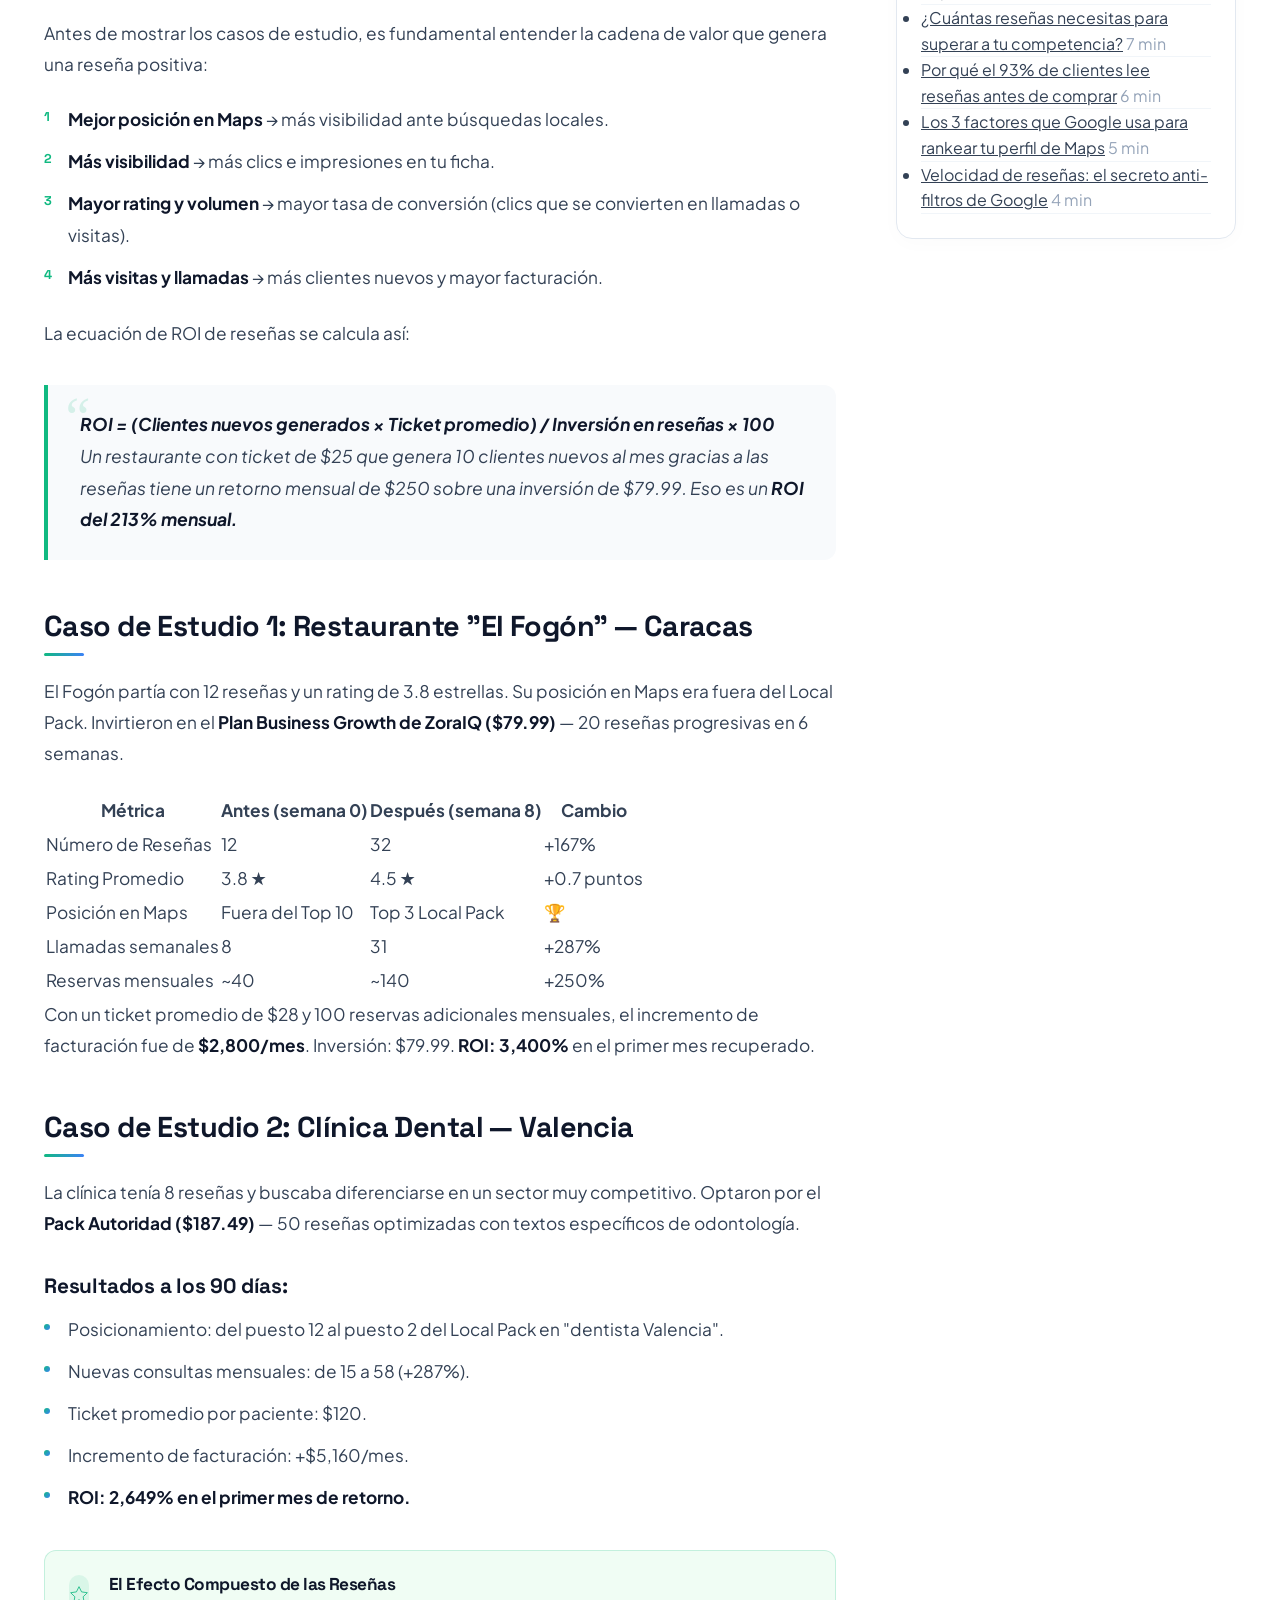
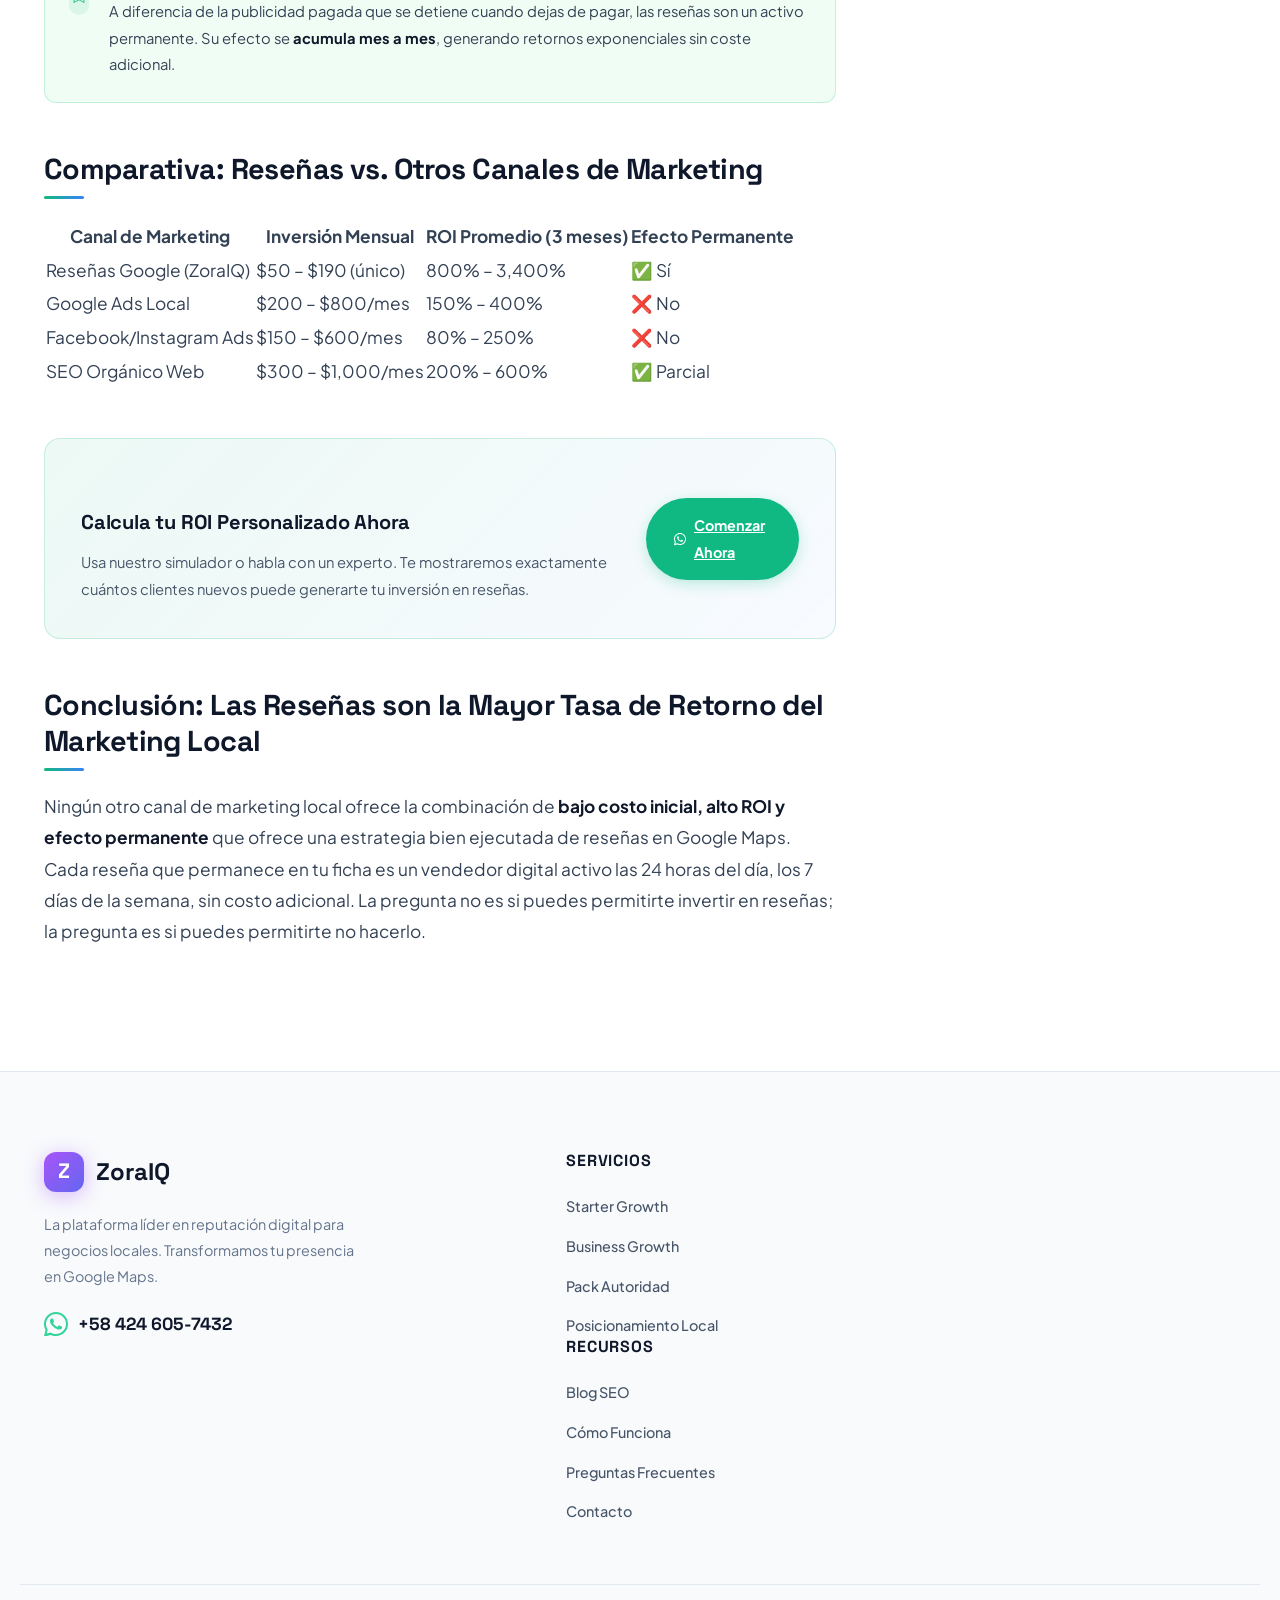
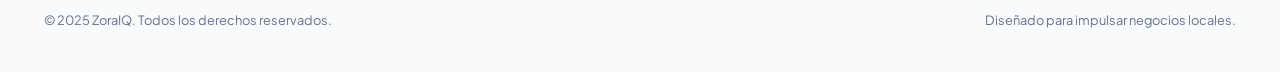
<file: blog/roi-resenas-google.html>
<!DOCTYPE html>
<html lang="es">
<head>
  <meta charset="UTF-8" />
  <meta name="viewport" content="width=device-width, initial-scale=1.0" />
  <title>ROI de las reseñas: cuánto dinero generan para tu negocio | ZoraIQ</title>
  <meta name="description" content="Casos de estudio reales y matemáticas claras: descubre el retorno de inversión exacto de una estrategia de reseñas en Google Maps para negocios locales." />
  <link rel="preconnect" href="https://fonts.googleapis.com" />
  <link rel="preconnect" href="https://fonts.gstatic.com" crossorigin />
  <link href="https://fonts.googleapis.com/css2?family=Plus+Jakarta+Sans:wght@300;400;500;600;700;800&family=Space+Grotesk:wght@400;500;600;700&display=swap" rel="stylesheet" />
  <link rel="stylesheet" href="../style.css" />
  <link rel="stylesheet" href="blog-shared.css" />
</head>
<body>

  <!-- ======= NAVBAR ======= -->
  <nav class="navbar" id="navbar">
    <div class="nav-container">
      <a href="../index.html" class="nav-logo">
        <span class="logo-icon">Z</span>
        <span class="logo-text">ZoraIQ</span>
      </a>
      <ul class="nav-links" id="navLinks">
        <li><a href="../index.html#servicios">Servicios</a></li>
        <li><a href="../index.html#como-funciona">Cómo Funciona</a></li>
        <li><a href="../index.html#precios">Precios</a></li>
        <li><a href="../index.html#blog">Blog</a></li>
        <li><a href="../index.html#contacto">Contacto</a></li>
      </ul>
      <a href="https://wa.me/584246057432?text=Hola%2C%20vengo%20del%20art%C3%ADculo%20sobre%20el%20ROI%20de%20las%20rese%C3%B1as%20en%20Google" target="_blank" class="btn-nav" id="nav-cta">Hablar con Experto</a>
      <button class="nav-toggle" id="navToggle" aria-label="Menú">
        <span></span><span></span><span></span>
      </button>
    </div>
  </nav>

  <!-- ======= BLOG HERO ======= -->
  <section class="blog-hero">
    <div class="blog-hero-bg" style="background-image: url('../imgs/blog5.png');"></div>
    <div class="blog-hero-content">
      <div class="blog-cat-pill">Negocio & ROI</div>
      <h1 class="blog-hero-title">ROI de las reseñas: cuánto dinero generan para tu negocio</h1>
      <div class="blog-hero-meta">
        <div class="blog-hero-avatar-wrap">
          <div class="blog-hero-avatar">ZQ</div>
          <span>Equipo ZoraIQ</span>
        </div>
        <span class="meta-sep"></span>
        <span>Diciembre 2024</span>
        <span class="meta-sep"></span>
        <span>5 min lectura</span>
      </div>
    </div>
  </section>

  <!-- ======= MAIN LAYOUT ======= -->
  <div class="blog-layout">
    <!-- Columna Principal -->
    <main class="blog-main">
      <a href="../index.html#blog" class="blog-back-btn">
        <svg viewBox="0 0 24 24" fill="none" stroke-width="2" stroke-linecap="round" stroke-linejoin="round"><line x1="19" y1="12" x2="5" y2="12"/><polyline points="12 19 5 12 12 5"/></svg>
        Volver al Blog
      </a>

      <div class="blog-body">
        <p>¿Cuánto dinero genera realmente una reseña de 5 estrellas en Google? La mayoría de los dueños de negocios locales subestima brutalmente el retorno económico de su estrategia de reputación. En este análisis, calculamos el ROI real de las reseñas con casos de estudio concretos y matemáticas transparentes.</p>

        <div class="article-stat-callout">
          <div class="stat-callout-item">
            <div class="stat-num"><span>×38</span></div>
            <div class="stat-desc">ROI promedio de una inversión estratégica en reseñas en 6 meses</div>
          </div>
          <div class="stat-callout-item">
            <div class="stat-num"><span>$3,200</span></div>
            <div class="stat-desc">ingresos adicionales promedio generados con el Plan Business ($79)</div>
          </div>
          <div class="stat-callout-item">
            <div class="stat-num"><span>+34%</span></div>
            <div class="stat-desc">incremento promedio en tasa de conversión al pasar de 15 a 50 reseñas</div>
          </div>
        </div>

        <h2>La Fórmula del ROI de las Reseñas</h2>
        <p>Antes de mostrar los casos de estudio, es fundamental entender la cadena de valor que genera una reseña positiva:</p>

        <ol>
          <li><strong>Mejor posición en Maps</strong> → más visibilidad ante búsquedas locales.</li>
          <li><strong>Más visibilidad</strong> → más clics e impresiones en tu ficha.</li>
          <li><strong>Mayor rating y volumen</strong> → mayor tasa de conversión (clics que se convierten en llamadas o visitas).</li>
          <li><strong>Más visitas y llamadas</strong> → más clientes nuevos y mayor facturación.</li>
        </ol>

        <p>La ecuación de ROI de reseñas se calcula así:</p>
        <blockquote><p><strong>ROI = (Clientes nuevos generados × Ticket promedio) / Inversión en reseñas × 100</strong><br/>Un restaurante con ticket de $25 que genera 10 clientes nuevos al mes gracias a las reseñas tiene un retorno mensual de $250 sobre una inversión de $79.99. Eso es un <strong>ROI del 213% mensual.</strong></p></blockquote>

        <h2>Caso de Estudio 1: Restaurante "El Fogón" — Caracas</h2>
        <p>El Fogón partía con 12 reseñas y un rating de 3.8 estrellas. Su posición en Maps era fuera del Local Pack. Invirtieron en el <strong>Plan Business Growth de ZoraIQ ($79.99)</strong> — 20 reseñas progresivas en 6 semanas.</p>

        <table>
          <thead>
            <tr>
              <th>Métrica</th>
              <th>Antes (semana 0)</th>
              <th>Después (semana 8)</th>
              <th>Cambio</th>
            </tr>
          </thead>
          <tbody>
            <tr>
              <td>Número de Reseñas</td>
              <td>12</td>
              <td>32</td>
              <td>+167%</td>
            </tr>
            <tr>
              <td>Rating Promedio</td>
              <td>3.8 ★</td>
              <td>4.5 ★</td>
              <td>+0.7 puntos</td>
            </tr>
            <tr>
              <td>Posición en Maps</td>
              <td>Fuera del Top 10</td>
              <td>Top 3 Local Pack</td>
              <td>🏆</td>
            </tr>
            <tr>
              <td>Llamadas semanales</td>
              <td>8</td>
              <td>31</td>
              <td>+287%</td>
            </tr>
            <tr>
              <td>Reservas mensuales</td>
              <td>~40</td>
              <td>~140</td>
              <td>+250%</td>
            </tr>
          </tbody>
        </table>

        <p>Con un ticket promedio de $28 y 100 reservas adicionales mensuales, el incremento de facturación fue de <strong>$2,800/mes</strong>. Inversión: $79.99. <strong>ROI: 3,400%</strong> en el primer mes recuperado.</p>

        <h2>Caso de Estudio 2: Clínica Dental — Valencia</h2>
        <p>La clínica tenía 8 reseñas y buscaba diferenciarse en un sector muy competitivo. Optaron por el <strong>Pack Autoridad ($187.49)</strong> — 50 reseñas optimizadas con textos específicos de odontología.</p>

        <h3>Resultados a los 90 días:</h3>
        <ul>
          <li>Posicionamiento: del puesto 12 al puesto 2 del Local Pack en "dentista Valencia".</li>
          <li>Nuevas consultas mensuales: de 15 a 58 (+287%).</li>
          <li>Ticket promedio por paciente: $120.</li>
          <li>Incremento de facturación: +$5,160/mes.</li>
          <li><strong>ROI: 2,649% en el primer mes de retorno.</strong></li>
        </ul>

        <div class="article-callout">
          <div class="article-callout-icon">
            <svg viewBox="0 0 24 24" stroke="currentColor"><path d="M12 2l3.09 6.26L22 9.27l-5 4.87 1.18 6.88L12 17.77l-6.18 3.25L7 14.14 2 9.27l6.91-1.01L12 2z"/></svg>
          </div>
          <div class="article-callout-body">
            <h4>El Efecto Compuesto de las Reseñas</h4>
            <p>A diferencia de la publicidad pagada que se detiene cuando dejas de pagar, las reseñas son un activo permanente. Su efecto se <strong>acumula mes a mes</strong>, generando retornos exponenciales sin coste adicional.</p>
          </div>
        </div>

        <h2>Comparativa: Reseñas vs. Otros Canales de Marketing</h2>
        <table>
          <thead>
            <tr>
              <th>Canal de Marketing</th>
              <th>Inversión Mensual</th>
              <th>ROI Promedio (3 meses)</th>
              <th>Efecto Permanente</th>
            </tr>
          </thead>
          <tbody>
            <tr>
              <td>Reseñas Google (ZoraIQ)</td>
              <td>$50 – $190 (único)</td>
              <td>800% – 3,400%</td>
              <td>✅ Sí</td>
            </tr>
            <tr>
              <td>Google Ads Local</td>
              <td>$200 – $800/mes</td>
              <td>150% – 400%</td>
              <td>❌ No</td>
            </tr>
            <tr>
              <td>Facebook/Instagram Ads</td>
              <td>$150 – $600/mes</td>
              <td>80% – 250%</td>
              <td>❌ No</td>
            </tr>
            <tr>
              <td>SEO Orgánico Web</td>
              <td>$300 – $1,000/mes</td>
              <td>200% – 600%</td>
              <td>✅ Parcial</td>
            </tr>
          </tbody>
        </table>

        <div class="article-cta-banner">
          <div class="article-cta-banner-text">
            <h3>Calcula tu ROI Personalizado Ahora</h3>
            <p>Usa nuestro simulador o habla con un experto. Te mostraremos exactamente cuántos clientes nuevos puede generarte tu inversión en reseñas.</p>
          </div>
          <a href="https://wa.me/584246057432?text=Hola%2C%20le%C3%AD%20sobre%20el%20ROI%20de%20las%20rese%C3%B1as%20y%20quiero%20calcular%20mi%20retorno%20potencial%20con%20ZoraIQ" target="_blank" class="btn-article-cta">
            <svg viewBox="0 0 24 24" fill="currentColor" width="18" height="18"><path d="M17.472 14.382c-.297-.149-1.758-.867-2.03-.967-.273-.099-.471-.148-.67.15-.197.297-.767.966-.94 1.164-.173.199-.347.223-.644.075-.297-.15-1.255-.463-2.39-1.475-.883-.788-1.48-1.761-1.653-2.059-.173-.297-.018-.458.13-.606.134-.133.298-.347.446-.52.149-.174.198-.298.298-.497.099-.198.05-.371-.025-.52-.075-.149-.669-1.612-.916-2.207-.242-.579-.487-.5-.669-.51-.173-.008-.371-.01-.57-.01-.198 0-.52.074-.792.372-.272.297-1.04 1.016-1.04 2.479 0 1.462 1.065 2.875 1.213 3.074.149.198 2.096 3.2 5.077 4.487.709.306 1.262.489 1.694.625.712.227 1.36.195 1.871.118.571-.085 1.758-.719 2.006-1.413.248-.694.248-1.289.173-1.413-.074-.124-.272-.198-.57-.347z"/><path d="M12 0C5.373 0 0 5.373 0 12c0 2.126.553 4.116 1.523 5.851L.057 23.885a.5.5 0 0 0 .613.613l6.034-1.466A11.95 11.95 0 0 0 12 24c6.627 0 12-5.373 12-12S18.627 0 12 0zm0 22c-1.837 0-3.565-.478-5.07-1.319l-.363-.213-3.756.913.93-3.762-.23-.374A9.967 9.967 0 0 1 2 12C2 6.477 6.477 2 12 2s10 4.477 10 10-4.477 10-10 10z"/></svg>
            Comenzar Ahora
          </a>
        </div>

        <h2>Conclusión: Las Reseñas son la Mayor Tasa de Retorno del Marketing Local</h2>
        <p>Ningún otro canal de marketing local ofrece la combinación de <strong>bajo costo inicial, alto ROI y efecto permanente</strong> que ofrece una estrategia bien ejecutada de reseñas en Google Maps. Cada reseña que permanece en tu ficha es un vendedor digital activo las 24 horas del día, los 7 días de la semana, sin costo adicional. La pregunta no es si puedes permitirte invertir en reseñas; la pregunta es si puedes permitirte no hacerlo.</p>
      </div>
    </main>

    <!-- ======= SIDEBAR ======= -->
    <aside class="blog-sidebar">
      <div class="blog-sidebar-inner">

        <!-- Widget Autor -->
        <div class="sidebar-card author-widget">
          <div class="author-avatar">ZQ</div>
          <h4>Equipo ZoraIQ</h4>
          <span class="author-role">Especialistas en SEO Local</span>
          <p>Ayudamos a negocios locales a dominar Google Maps con estrategias reputacionales avanzadas, seguras y 100% efectivas.</p>
        </div>

        <!-- Widget CTA -->
        <div class="sidebar-card sidebar-cta-card">
          <h4>Calcula tu ROI con ZoraIQ</h4>
          <p>Usa nuestro simulador gratuito o habla con un experto. Te mostramos exactamente qué retorno puedes esperar de tu inversión.</p>
          <a href="https://wa.me/584246057432?text=Hola%2C%20le%C3%AD%20sobre%20el%20ROI%20de%20las%20rese%C3%B1as%20y%20quiero%20calcular%20mi%20potencial%20con%20ZoraIQ" target="_blank" class="btn-sidebar-cta">
            <svg viewBox="0 0 24 24" fill="currentColor" width="18" height="18"><path d="M17.472 14.382c-.297-.149-1.758-.867-2.03-.967-.273-.099-.471-.148-.67.15-.197.297-.767.966-.94 1.164-.173.199-.347.223-.644.075-.297-.15-1.255-.463-2.39-1.475-.883-.788-1.48-1.761-1.653-2.059-.173-.297-.018-.458.13-.606.134-.133.298-.347.446-.52.149-.174.198-.298.298-.497.099-.198.05-.371-.025-.52-.075-.149-.669-1.612-.916-2.207-.242-.579-.487-.5-.669-.51-.173-.008-.371-.01-.57-.01-.198 0-.52.074-.792.372-.272.297-1.04 1.016-1.04 2.479 0 1.462 1.065 2.875 1.213 3.074.149.198 2.096 3.2 5.077 4.487.709.306 1.262.489 1.694.625.712.227 1.36.195 1.871.118.571-.085 1.758-.719 2.006-1.413.248-.694.248-1.289.173-1.413-.074-.124-.272-.198-.57-.347z"/><path d="M12 0C5.373 0 0 5.373 0 12c0 2.126.553 4.116 1.523 5.851L.057 23.885a.5.5 0 0 0 .613.613l6.034-1.466A11.95 11.95 0 0 0 12 24c6.627 0 12-5.373 12-12S18.627 0 12 0zm0 22c-1.837 0-3.565-.478-5.07-1.319l-.363-.213-3.756.913.93-3.762-.23-.374A9.967 9.967 0 0 1 2 12C2 6.477 6.477 2 12 2s10 4.477 10 10-4.477 10-10 10z"/></svg>
            Ver Planes de Reseñas
          </a>
        </div>

        <!-- Widget Artículos Relacionados -->
        <div class="sidebar-card related-articles-widget">
          <h4>Artículos Relacionados</h4>
          <ul class="related-list">
            <li class="related-item">
              <a href="seo-local-google-maps.html" class="related-link">Cómo las reseñas de Google Maps impulsan tu SEO local en 2025</a>
              <span class="related-read">8 min</span>
            </li>
            <li class="related-item">
              <a href="superar-competencia-resenas.html" class="related-link">¿Cuántas reseñas necesitas para superar a tu competencia?</a>
              <span class="related-read">7 min</span>
            </li>
            <li class="related-item">
              <a href="psicologia-resenas-clientes.html" class="related-link">Por qué el 93% de clientes lee reseñas antes de comprar</a>
              <span class="related-read">6 min</span>
            </li>
            <li class="related-item">
              <a href="algoritmo-google-maps.html" class="related-link">Los 3 factores que Google usa para rankear tu perfil de Maps</a>
              <span class="related-read">5 min</span>
            </li>
            <li class="related-item">
              <a href="velocidad-resenas-filtros-google.html" class="related-link">Velocidad de reseñas: el secreto anti-filtros de Google</a>
              <span class="related-read">4 min</span>
            </li>
          </ul>
        </div>

      </div>
    </aside>
  </div>

  <!-- ======= FOOTER ======= -->
  <footer class="footer">
    <div class="footer-container">
      <div class="footer-brand">
        <a href="../index.html" class="nav-logo">
          <span class="logo-icon">Z</span>
          <span class="logo-text">ZoraIQ</span>
        </a>
        <p>La plataforma líder en reputación digital para negocios locales. Transformamos tu presencia en Google Maps.</p>
        <a href="https://wa.me/584246057432" target="_blank" class="footer-wa" id="footer-whatsapp">
          <svg viewBox="0 0 24 24" fill="currentColor"><path d="M17.472 14.382c-.297-.149-1.758-.867-2.03-.967-.273-.099-.471-.148-.67.15-.197.297-.767.966-.94 1.164-.173.199-.347.223-.644.075-.297-.15-1.255-.463-2.39-1.475-.883-.788-1.48-1.761-1.653-2.059-.173-.297-.018-.458.13-.606.134-.133.298-.347.446-.52.149-.174.198-.298.298-.497.099-.198.05-.371-.025-.52-.075-.149-.669-1.612-.916-2.207-.242-.579-.487-.5-.669-.51-.173-.008-.371-.01-.57-.01-.198 0-.52.074-.792.372-.272.297-1.04 1.016-1.04 2.479 0 1.462 1.065 2.875 1.213 3.074.149.198 2.096 3.2 5.077 4.487.709.306 1.262.489 1.694.625.712.227 1.36.195 1.871.118.571-.085 1.758-.719 2.006-1.413.248-.694.248-1.289.173-1.413-.074-.124-.272-.198-.57-.347z"/><path d="M12 0C5.373 0 0 5.373 0 12c0 2.126.553 4.116 1.523 5.851L.057 23.885a.5.5 0 0 0 .613.613l6.034-1.466A11.95 11.95 0 0 0 12 24c6.627 0 12-5.373 12-12S18.627 0 12 0zm0 22c-1.837 0-3.565-.478-5.07-1.319l-.363-.213-3.756.913.93-3.762-.23-.374A9.967 9.967 0 0 1 2 12C2 6.477 6.477 2 12 2s10 4.477 10 10-4.477 10-10 10z"/></svg>
          +58 424 605-7432
        </a>
      </div>
      <div class="footer-links">
        <div class="footer-col">
          <h4>Servicios</h4>
          <ul>
            <li><a href="../index.html#precios">Starter Growth</a></li>
            <li><a href="../index.html#precios">Business Growth</a></li>
            <li><a href="../index.html#precios">Pack Autoridad</a></li>
            <li><a href="../index.html#servicios">Posicionamiento Local</a></li>
          </ul>
        </div>
        <div class="footer-col">
          <h4>Recursos</h4>
          <ul>
            <li><a href="../index.html#blog">Blog SEO</a></li>
            <li><a href="../index.html#como-funciona">Cómo Funciona</a></li>
            <li><a href="../index.html#faq">Preguntas Frecuentes</a></li>
            <li><a href="../index.html#contacto">Contacto</a></li>
          </ul>
        </div>
      </div>
    </div>
    <div class="footer-bottom">
      <p>&copy; 2025 ZoraIQ. Todos los derechos reservados.</p>
      <p>Diseñado para impulsar negocios locales.</p>
    </div>
  </footer>

  <!-- WhatsApp Float Button -->
  <a href="https://wa.me/584246057432?text=Hola%2C%20vengo%20del%20art%C3%ADculo%20sobre%20ROI%20de%20rese%C3%B1as%20y%20quiero%20m%C3%A1s%20informaci%C3%B3n" target="_blank" class="wa-float" id="wa-float-btn" aria-label="Contactar por WhatsApp">
    <svg viewBox="0 0 24 24" fill="currentColor"><path d="M17.472 14.382c-.297-.149-1.758-.867-2.03-.967-.273-.099-.471-.148-.67.15-.197.297-.767.966-.94 1.164-.173.199-.347.223-.644.075-.297-.15-1.255-.463-2.39-1.475-.883-.788-1.48-1.761-1.653-2.059-.173-.297-.018-.458.13-.606.134-.133.298-.347.446-.52.149-.174.198-.298.298-.497.099-.198.05-.371-.025-.52-.075-.149-.669-1.612-.916-2.207-.242-.579-.487-.5-.669-.51-.173-.008-.371-.01-.57-.01-.198 0-.52.074-.792.372-.272.297-1.04 1.016-1.04 2.479 0 1.462 1.065 2.875 1.213 3.074.149.198 2.096 3.2 5.077 4.487.709.306 1.262.489 1.694.625.712.227 1.36.195 1.871.118.571-.085 1.758-.719 2.006-1.413.248-.694.248-1.289.173-1.413-.074-.124-.272-.198-.57-.347z"/><path d="M12 0C5.373 0 0 5.373 0 12c0 2.126.553 4.116 1.523 5.851L.057 23.885a.5.5 0 0 0 .613.613l6.034-1.466A11.95 11.95 0 0 0 12 24c6.627 0 12-5.373 12-12S18.627 0 12 0zm0 22c-1.837 0-3.565-.478-5.07-1.319l-.363-.213-3.756.913.93-3.762-.23-.374A9.967 9.967 0 0 1 2 12C2 6.477 6.477 2 12 2s10 4.477 10 10-4.477 10-10 10z"/></svg>
    <span class="wa-tooltip">¡Chatea con nosotros!</span>
  </a>

  <script src="../app.js"></script>
</body>
</html>
</file>
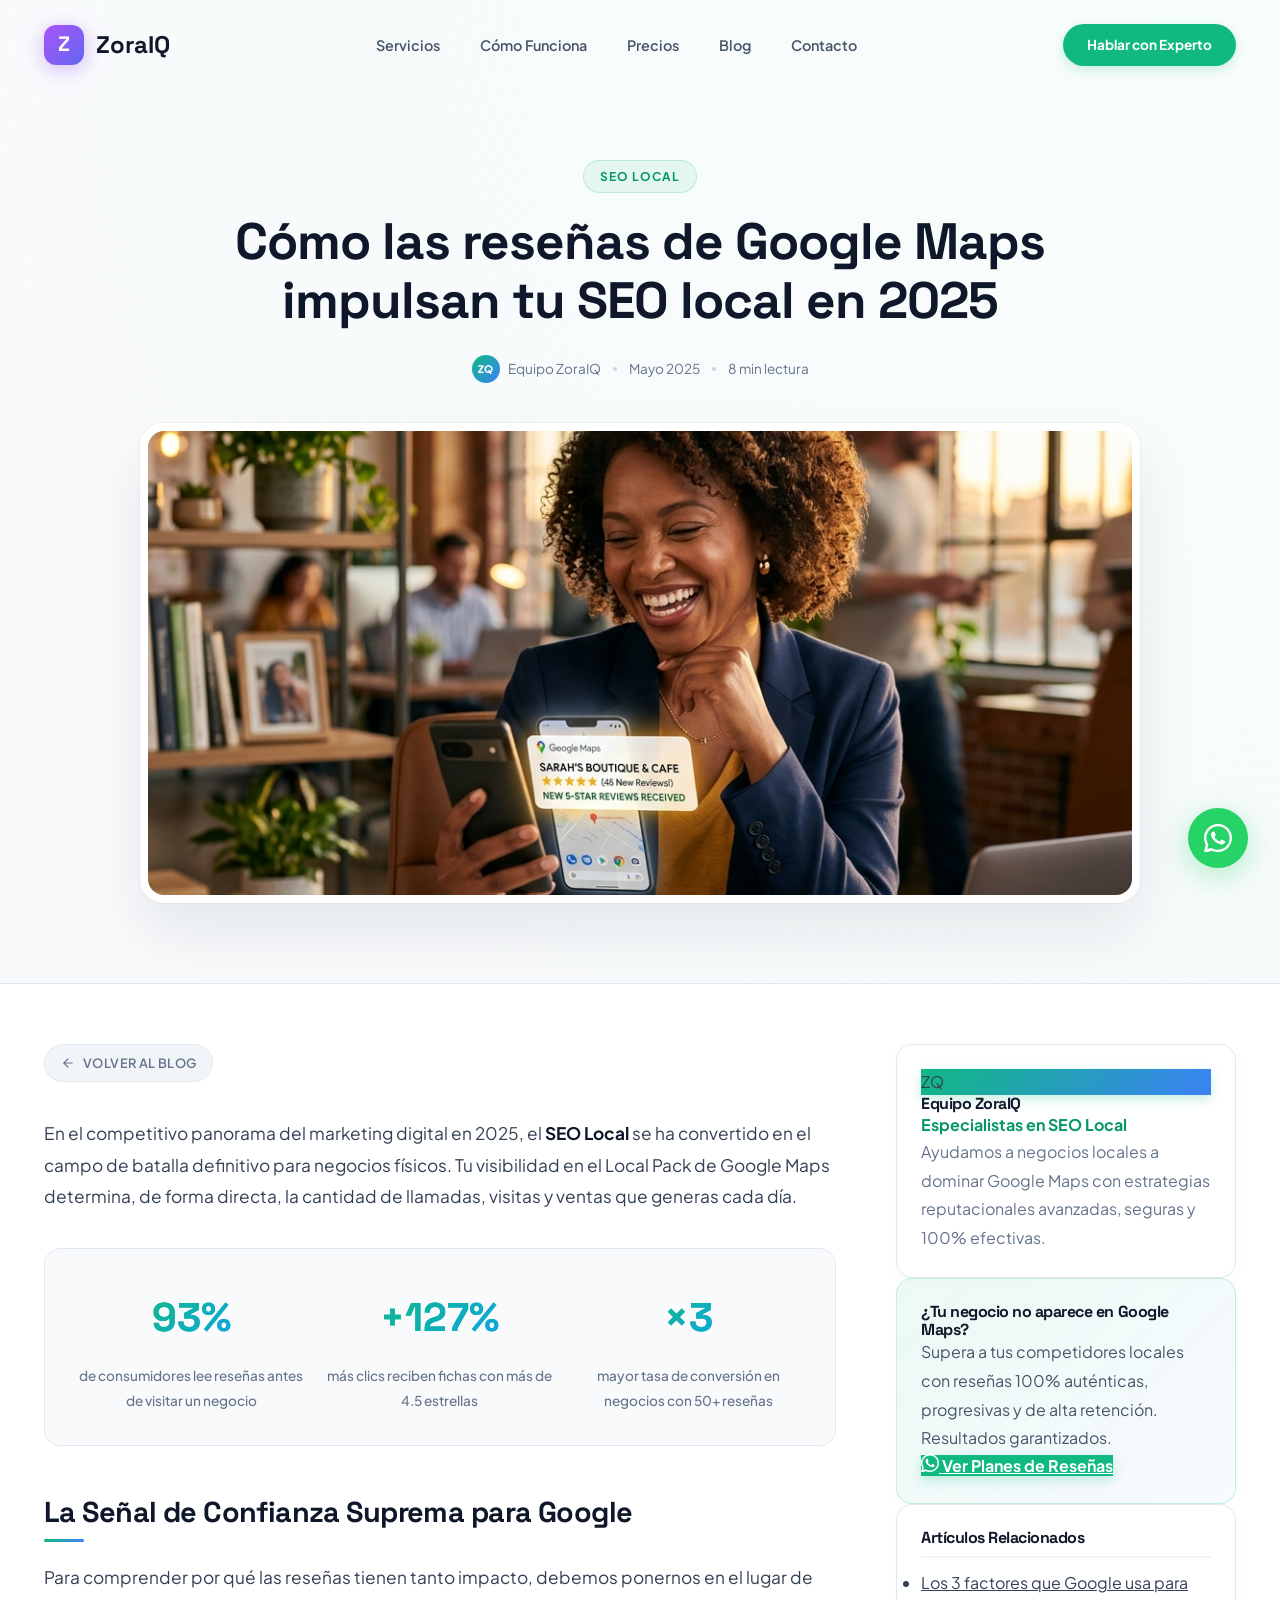
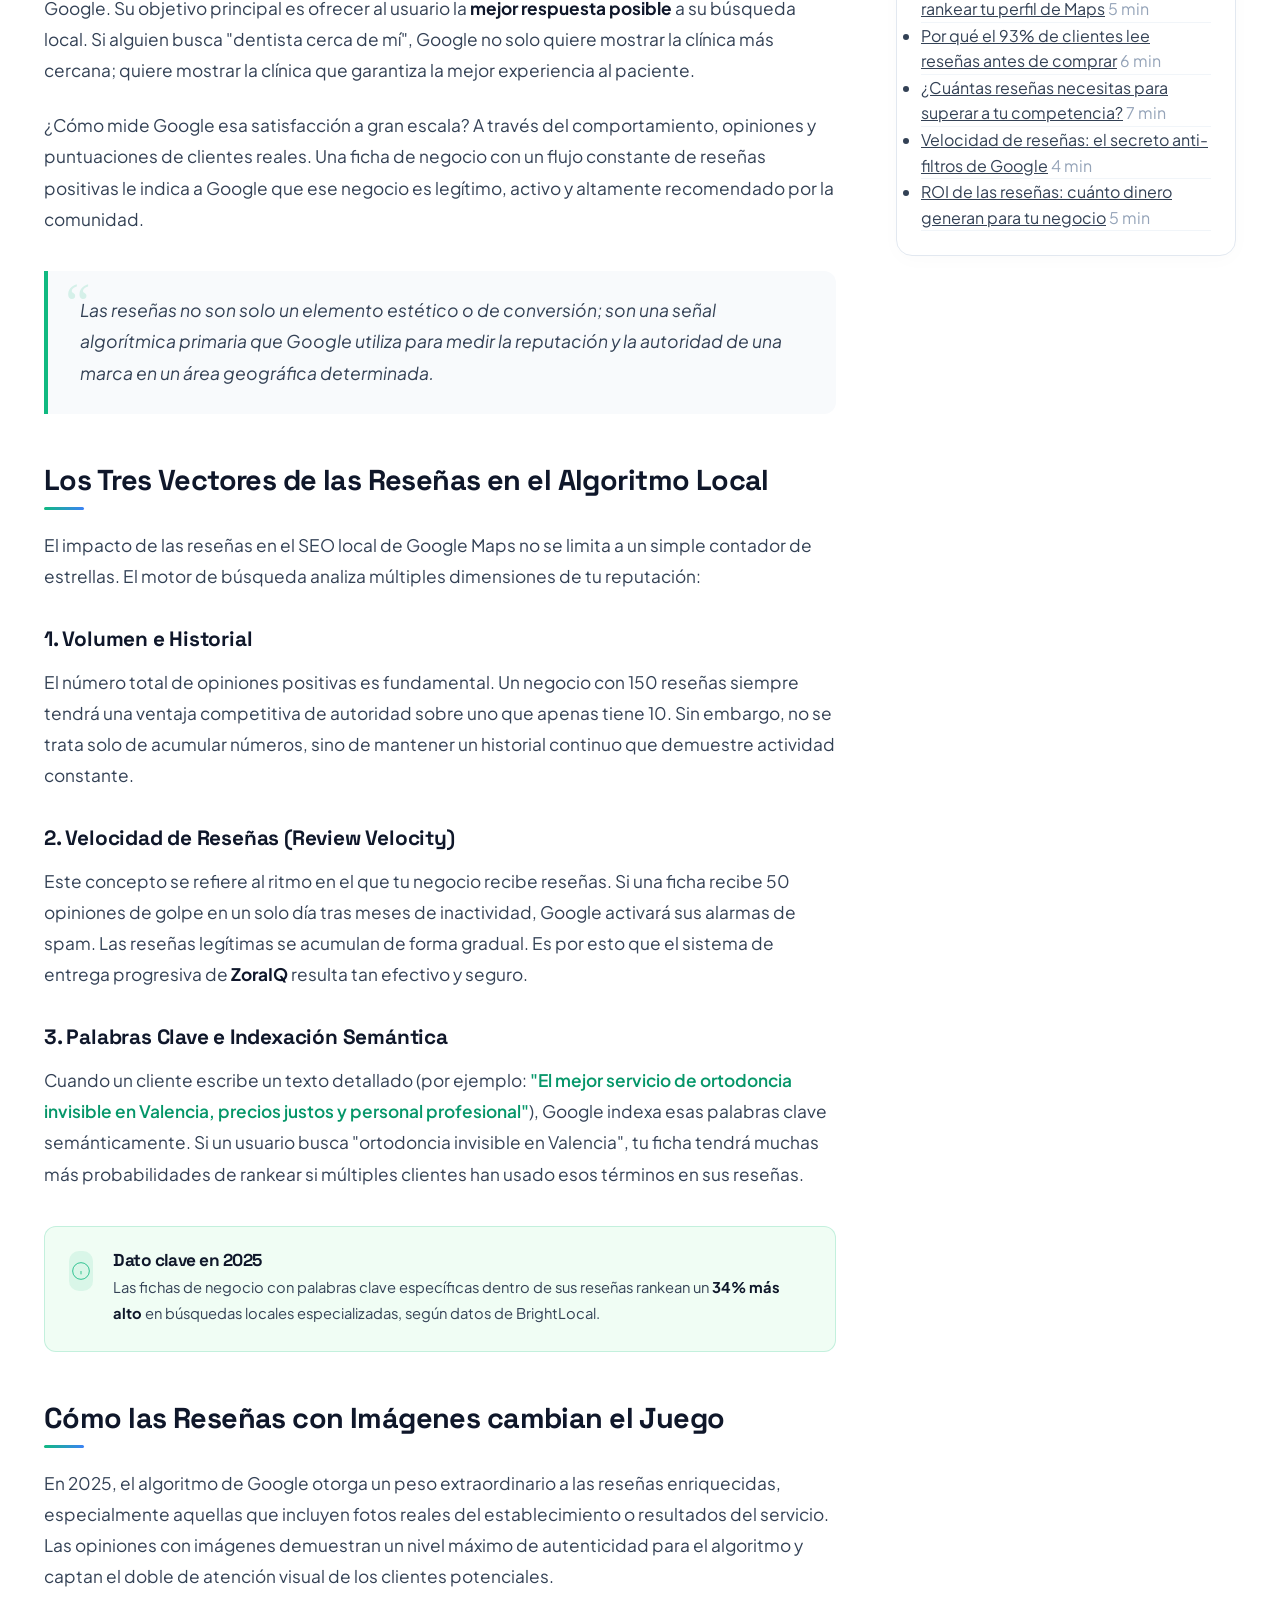
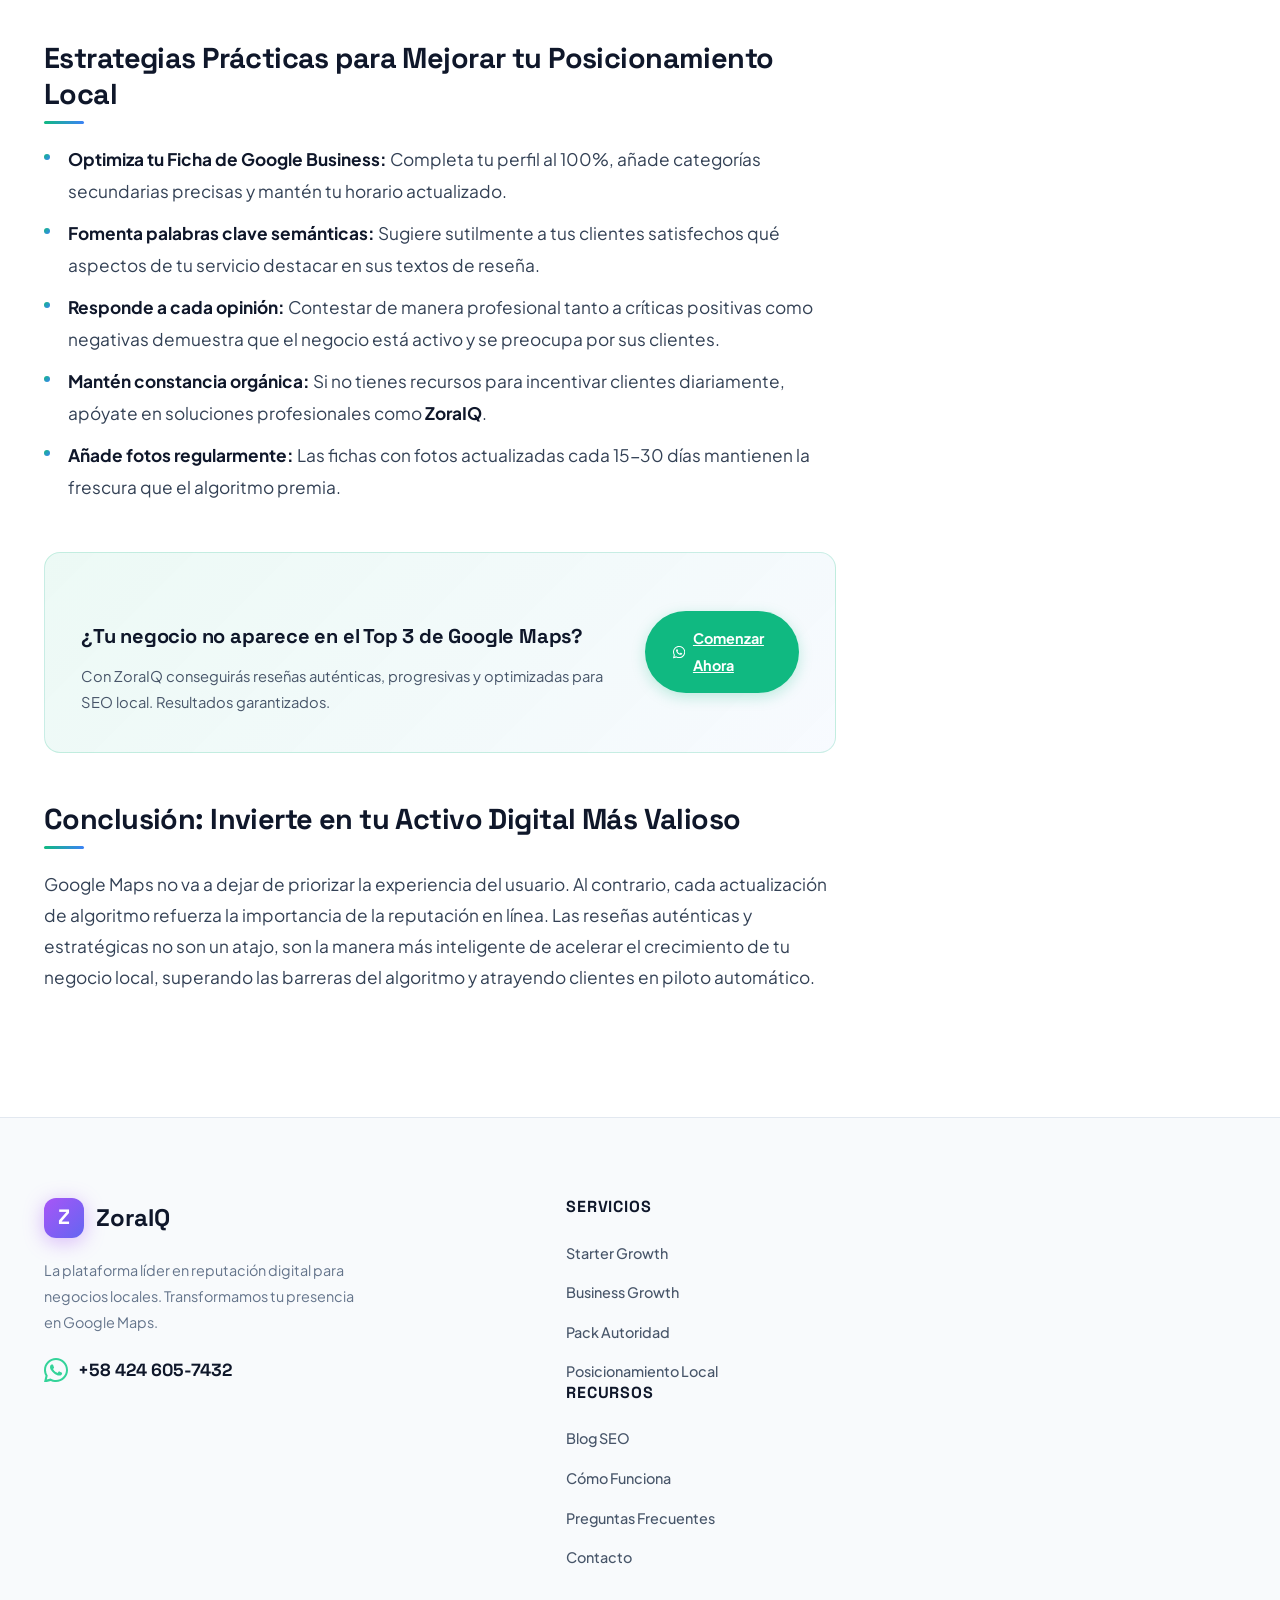
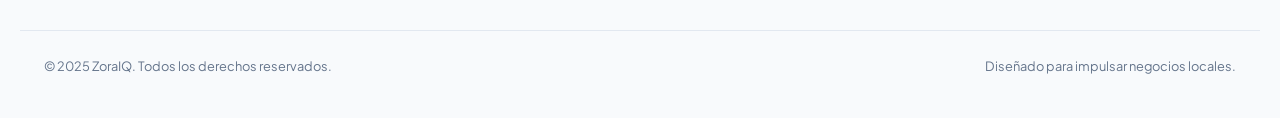
<file: blog/seo-local-google-maps.html>
<!DOCTYPE html>
<html lang="es">
<head>
  <meta charset="UTF-8" />
  <meta name="viewport" content="width=device-width, initial-scale=1.0" />
  <title>Cómo las reseñas de Google Maps impulsan tu SEO local en 2025 | ZoraIQ</title>
  <meta name="description" content="Descubre cómo el algoritmo local de Google utiliza las reseñas como factor crítico de posicionamiento. Aprende a dominar el Local Pack con estrategias de reputación." />
  <link rel="preconnect" href="https://fonts.googleapis.com" />
  <link rel="preconnect" href="https://fonts.gstatic.com" crossorigin />
  <link href="https://fonts.googleapis.com/css2?family=Plus+Jakarta+Sans:wght@300;400;500;600;700;800&family=Space+Grotesk:wght@400;500;600;700&display=swap" rel="stylesheet" />
  <link rel="stylesheet" href="../style.css" />
  <link rel="stylesheet" href="blog-shared.css" />
</head>
<body>

  <!-- ======= NAVBAR ======= -->
  <nav class="navbar" id="navbar">
    <div class="nav-container">
      <a href="../index.html" class="nav-logo">
        <span class="logo-icon">Z</span>
        <span class="logo-text">ZoraIQ</span>
      </a>
      <ul class="nav-links" id="navLinks">
        <li><a href="../index.html#servicios">Servicios</a></li>
        <li><a href="../index.html#como-funciona">Cómo Funciona</a></li>
        <li><a href="../index.html#precios">Precios</a></li>
        <li><a href="../index.html#blog">Blog</a></li>
        <li><a href="../index.html#contacto">Contacto</a></li>
      </ul>
      <a href="https://wa.me/584246057432?text=Hola%2C%20vengo%20del%20art%C3%ADculo%20sobre%20SEO%20Local%20y%20quiero%20mejorar%20mi%20posicionamiento" target="_blank" class="btn-nav" id="nav-cta">Hablar con Experto</a>
      <button class="nav-toggle" id="navToggle" aria-label="Menú">
        <span></span><span></span><span></span>
      </button>
    </div>
  </nav>

  <!-- ======= BLOG HERO ======= -->
  <section class="blog-hero">
    <div class="blog-hero-bg" style="background-image: url('../imgs/blog1.png');"></div>
    <div class="blog-hero-content">
      <div class="blog-cat-pill">SEO Local</div>
      <h1 class="blog-hero-title">Cómo las reseñas de Google Maps impulsan tu SEO local en 2025</h1>
      <div class="blog-hero-meta">
        <div class="blog-hero-avatar-wrap">
          <div class="blog-hero-avatar">ZQ</div>
          <span>Equipo ZoraIQ</span>
        </div>
        <span class="meta-sep"></span>
        <span>Mayo 2025</span>
        <span class="meta-sep"></span>
        <span>8 min lectura</span>
      </div>
    </div>
  </section>

  <!-- ======= MAIN LAYOUT ======= -->
  <div class="blog-layout">
    <!-- Columna Principal -->
    <main class="blog-main">
      <a href="../index.html#blog" class="blog-back-btn">
        <svg viewBox="0 0 24 24" fill="none" stroke-width="2" stroke-linecap="round" stroke-linejoin="round"><line x1="19" y1="12" x2="5" y2="12"/><polyline points="12 19 5 12 12 5"/></svg>
        Volver al Blog
      </a>

      <div class="blog-body">
        <p>En el competitivo panorama del marketing digital en 2025, el <strong>SEO Local</strong> se ha convertido en el campo de batalla definitivo para negocios físicos. Tu visibilidad en el Local Pack de Google Maps determina, de forma directa, la cantidad de llamadas, visitas y ventas que generas cada día.</p>

        <div class="article-stat-callout">
          <div class="stat-callout-item">
            <div class="stat-num"><span>93%</span></div>
            <div class="stat-desc">de consumidores lee reseñas antes de visitar un negocio</div>
          </div>
          <div class="stat-callout-item">
            <div class="stat-num"><span>+127%</span></div>
            <div class="stat-desc">más clics reciben fichas con más de 4.5 estrellas</div>
          </div>
          <div class="stat-callout-item">
            <div class="stat-num"><span>×3</span></div>
            <div class="stat-desc">mayor tasa de conversión en negocios con 50+ reseñas</div>
          </div>
        </div>

        <h2>La Señal de Confianza Suprema para Google</h2>
        <p>Para comprender por qué las reseñas tienen tanto impacto, debemos ponernos en el lugar de Google. Su objetivo principal es ofrecer al usuario la <strong>mejor respuesta posible</strong> a su búsqueda local. Si alguien busca "dentista cerca de mí", Google no solo quiere mostrar la clínica más cercana; quiere mostrar la clínica que garantiza la mejor experiencia al paciente.</p>
        <p>¿Cómo mide Google esa satisfacción a gran escala? A través del comportamiento, opiniones y puntuaciones de clientes reales. Una ficha de negocio con un flujo constante de reseñas positivas le indica a Google que ese negocio es legítimo, activo y altamente recomendado por la comunidad.</p>

        <blockquote><p>Las reseñas no son solo un elemento estético o de conversión; son una señal algorítmica primaria que Google utiliza para medir la reputación y la autoridad de una marca en un área geográfica determinada.</p></blockquote>

        <h2>Los Tres Vectores de las Reseñas en el Algoritmo Local</h2>
        <p>El impacto de las reseñas en el SEO local de Google Maps no se limita a un simple contador de estrellas. El motor de búsqueda analiza múltiples dimensiones de tu reputación:</p>

        <h3>1. Volumen e Historial</h3>
        <p>El número total de opiniones positivas es fundamental. Un negocio con 150 reseñas siempre tendrá una ventaja competitiva de autoridad sobre uno que apenas tiene 10. Sin embargo, no se trata solo de acumular números, sino de mantener un historial continuo que demuestre actividad constante.</p>

        <h3>2. Velocidad de Reseñas (Review Velocity)</h3>
        <p>Este concepto se refiere al ritmo en el que tu negocio recibe reseñas. Si una ficha recibe 50 opiniones de golpe en un solo día tras meses de inactividad, Google activará sus alarmas de spam. Las reseñas legítimas se acumulan de forma gradual. Es por esto que el sistema de entrega progresiva de <strong>ZoraIQ</strong> resulta tan efectivo y seguro.</p>

        <h3>3. Palabras Clave e Indexación Semántica</h3>
        <p>Cuando un cliente escribe un texto detallado (por ejemplo: <em>"El mejor servicio de ortodoncia invisible en Valencia, precios justos y personal profesional"</em>), Google indexa esas palabras clave semánticamente. Si un usuario busca "ortodoncia invisible en Valencia", tu ficha tendrá muchas más probabilidades de rankear si múltiples clientes han usado esos términos en sus reseñas.</p>

        <div class="article-callout">
          <div class="article-callout-icon">
            <svg viewBox="0 0 24 24" stroke="currentColor"><circle cx="12" cy="12" r="10"/><line x1="12" y1="16" x2="12" y2="12"/><line x1="12" y1="8" x2="12.01" y2="8"/></svg>
          </div>
          <div class="article-callout-body">
            <h4>Dato clave en 2025</h4>
            <p>Las fichas de negocio con palabras clave específicas dentro de sus reseñas rankean un <strong>34% más alto</strong> en búsquedas locales especializadas, según datos de BrightLocal.</p>
          </div>
        </div>

        <h2>Cómo las Reseñas con Imágenes cambian el Juego</h2>
        <p>En 2025, el algoritmo de Google otorga un peso extraordinario a las reseñas enriquecidas, especialmente aquellas que incluyen fotos reales del establecimiento o resultados del servicio. Las opiniones con imágenes demuestran un nivel máximo de autenticidad para el algoritmo y captan el doble de atención visual de los clientes potenciales.</p>

        <h2>Estrategias Prácticas para Mejorar tu Posicionamiento Local</h2>
        <ul>
          <li><strong>Optimiza tu Ficha de Google Business:</strong> Completa tu perfil al 100%, añade categorías secundarias precisas y mantén tu horario actualizado.</li>
          <li><strong>Fomenta palabras clave semánticas:</strong> Sugiere sutilmente a tus clientes satisfechos qué aspectos de tu servicio destacar en sus textos de reseña.</li>
          <li><strong>Responde a cada opinión:</strong> Contestar de manera profesional tanto a críticas positivas como negativas demuestra que el negocio está activo y se preocupa por sus clientes.</li>
          <li><strong>Mantén constancia orgánica:</strong> Si no tienes recursos para incentivar clientes diariamente, apóyate en soluciones profesionales como <strong>ZoraIQ</strong>.</li>
          <li><strong>Añade fotos regularmente:</strong> Las fichas con fotos actualizadas cada 15-30 días mantienen la frescura que el algoritmo premia.</li>
        </ul>

        <div class="article-cta-banner">
          <div class="article-cta-banner-text">
            <h3>¿Tu negocio no aparece en el Top 3 de Google Maps?</h3>
            <p>Con ZoraIQ conseguirás reseñas auténticas, progresivas y optimizadas para SEO local. Resultados garantizados.</p>
          </div>
          <a href="https://wa.me/584246057432?text=Hola%2C%20le%C3%AD%20el%20art%C3%ADculo%20sobre%20SEO%20Local%20y%20quiero%20mejorar%20mi%20posicionamiento%20en%20Google%20Maps" target="_blank" class="btn-article-cta">
            <svg viewBox="0 0 24 24" fill="currentColor" width="18" height="18"><path d="M17.472 14.382c-.297-.149-1.758-.867-2.03-.967-.273-.099-.471-.148-.67.15-.197.297-.767.966-.94 1.164-.173.199-.347.223-.644.075-.297-.15-1.255-.463-2.39-1.475-.883-.788-1.48-1.761-1.653-2.059-.173-.297-.018-.458.13-.606.134-.133.298-.347.446-.52.149-.174.198-.298.298-.497.099-.198.05-.371-.025-.52-.075-.149-.669-1.612-.916-2.207-.242-.579-.487-.5-.669-.51-.173-.008-.371-.01-.57-.01-.198 0-.52.074-.792.372-.272.297-1.04 1.016-1.04 2.479 0 1.462 1.065 2.875 1.213 3.074.149.198 2.096 3.2 5.077 4.487.709.306 1.262.489 1.694.625.712.227 1.36.195 1.871.118.571-.085 1.758-.719 2.006-1.413.248-.694.248-1.289.173-1.413-.074-.124-.272-.198-.57-.347z"/><path d="M12 0C5.373 0 0 5.373 0 12c0 2.126.553 4.116 1.523 5.851L.057 23.885a.5.5 0 0 0 .613.613l6.034-1.466A11.95 11.95 0 0 0 12 24c6.627 0 12-5.373 12-12S18.627 0 12 0zm0 22c-1.837 0-3.565-.478-5.07-1.319l-.363-.213-3.756.913.93-3.762-.23-.374A9.967 9.967 0 0 1 2 12C2 6.477 6.477 2 12 2s10 4.477 10 10-4.477 10-10 10z"/></svg>
            Comenzar Ahora
          </a>
        </div>

        <h2>Conclusión: Invierte en tu Activo Digital Más Valioso</h2>
        <p>Google Maps no va a dejar de priorizar la experiencia del usuario. Al contrario, cada actualización de algoritmo refuerza la importancia de la reputación en línea. Las reseñas auténticas y estratégicas no son un atajo, son la manera más inteligente de acelerar el crecimiento de tu negocio local, superando las barreras del algoritmo y atrayendo clientes en piloto automático.</p>
      </div>
    </main>

    <!-- ======= SIDEBAR ======= -->
    <aside class="blog-sidebar">
      <div class="blog-sidebar-inner">

        <!-- Widget Autor -->
        <div class="sidebar-card author-widget">
          <div class="author-avatar">ZQ</div>
          <h4>Equipo ZoraIQ</h4>
          <span class="author-role">Especialistas en SEO Local</span>
          <p>Ayudamos a negocios locales a dominar Google Maps con estrategias reputacionales avanzadas, seguras y 100% efectivas.</p>
        </div>

        <!-- Widget CTA -->
        <div class="sidebar-card sidebar-cta-card">
          <h4>¿Tu negocio no aparece en Google Maps?</h4>
          <p>Supera a tus competidores locales con reseñas 100% auténticas, progresivas y de alta retención. Resultados garantizados.</p>
          <a href="https://wa.me/584246057432?text=Hola%2C%20le%C3%AD%20el%20art%C3%ADculo%20sobre%20SEO%20Local%20y%20quiero%20impulsar%20mi%20negocio%20con%20rese%C3%B1as" target="_blank" class="btn-sidebar-cta">
            <svg viewBox="0 0 24 24" fill="currentColor" width="18" height="18"><path d="M17.472 14.382c-.297-.149-1.758-.867-2.03-.967-.273-.099-.471-.148-.67.15-.197.297-.767.966-.94 1.164-.173.199-.347.223-.644.075-.297-.15-1.255-.463-2.39-1.475-.883-.788-1.48-1.761-1.653-2.059-.173-.297-.018-.458.13-.606.134-.133.298-.347.446-.52.149-.174.198-.298.298-.497.099-.198.05-.371-.025-.52-.075-.149-.669-1.612-.916-2.207-.242-.579-.487-.5-.669-.51-.173-.008-.371-.01-.57-.01-.198 0-.52.074-.792.372-.272.297-1.04 1.016-1.04 2.479 0 1.462 1.065 2.875 1.213 3.074.149.198 2.096 3.2 5.077 4.487.709.306 1.262.489 1.694.625.712.227 1.36.195 1.871.118.571-.085 1.758-.719 2.006-1.413.248-.694.248-1.289.173-1.413-.074-.124-.272-.198-.57-.347z"/><path d="M12 0C5.373 0 0 5.373 0 12c0 2.126.553 4.116 1.523 5.851L.057 23.885a.5.5 0 0 0 .613.613l6.034-1.466A11.95 11.95 0 0 0 12 24c6.627 0 12-5.373 12-12S18.627 0 12 0zm0 22c-1.837 0-3.565-.478-5.07-1.319l-.363-.213-3.756.913.93-3.762-.23-.374A9.967 9.967 0 0 1 2 12C2 6.477 6.477 2 12 2s10 4.477 10 10-4.477 10-10 10z"/></svg>
            Ver Planes de Reseñas
          </a>
        </div>

        <!-- Widget Artículos Relacionados -->
        <div class="sidebar-card related-articles-widget">
          <h4>Artículos Relacionados</h4>
          <ul class="related-list">
            <li class="related-item">
              <a href="algoritmo-google-maps.html" class="related-link">Los 3 factores que Google usa para rankear tu perfil de Maps</a>
              <span class="related-read">5 min</span>
            </li>
            <li class="related-item">
              <a href="psicologia-resenas-clientes.html" class="related-link">Por qué el 93% de clientes lee reseñas antes de comprar</a>
              <span class="related-read">6 min</span>
            </li>
            <li class="related-item">
              <a href="superar-competencia-resenas.html" class="related-link">¿Cuántas reseñas necesitas para superar a tu competencia?</a>
              <span class="related-read">7 min</span>
            </li>
            <li class="related-item">
              <a href="velocidad-resenas-filtros-google.html" class="related-link">Velocidad de reseñas: el secreto anti-filtros de Google</a>
              <span class="related-read">4 min</span>
            </li>
            <li class="related-item">
              <a href="roi-resenas-google.html" class="related-link">ROI de las reseñas: cuánto dinero generan para tu negocio</a>
              <span class="related-read">5 min</span>
            </li>
          </ul>
        </div>

      </div>
    </aside>
  </div>

  <!-- ======= FOOTER ======= -->
  <footer class="footer">
    <div class="footer-container">
      <div class="footer-brand">
        <a href="../index.html" class="nav-logo">
          <span class="logo-icon">Z</span>
          <span class="logo-text">ZoraIQ</span>
        </a>
        <p>La plataforma líder en reputación digital para negocios locales. Transformamos tu presencia en Google Maps.</p>
        <a href="https://wa.me/584246057432" target="_blank" class="footer-wa" id="footer-whatsapp">
          <svg viewBox="0 0 24 24" fill="currentColor"><path d="M17.472 14.382c-.297-.149-1.758-.867-2.03-.967-.273-.099-.471-.148-.67.15-.197.297-.767.966-.94 1.164-.173.199-.347.223-.644.075-.297-.15-1.255-.463-2.39-1.475-.883-.788-1.48-1.761-1.653-2.059-.173-.297-.018-.458.13-.606.134-.133.298-.347.446-.52.149-.174.198-.298.298-.497.099-.198.05-.371-.025-.52-.075-.149-.669-1.612-.916-2.207-.242-.579-.487-.5-.669-.51-.173-.008-.371-.01-.57-.01-.198 0-.52.074-.792.372-.272.297-1.04 1.016-1.04 2.479 0 1.462 1.065 2.875 1.213 3.074.149.198 2.096 3.2 5.077 4.487.709.306 1.262.489 1.694.625.712.227 1.36.195 1.871.118.571-.085 1.758-.719 2.006-1.413.248-.694.248-1.289.173-1.413-.074-.124-.272-.198-.57-.347z"/><path d="M12 0C5.373 0 0 5.373 0 12c0 2.126.553 4.116 1.523 5.851L.057 23.885a.5.5 0 0 0 .613.613l6.034-1.466A11.95 11.95 0 0 0 12 24c6.627 0 12-5.373 12-12S18.627 0 12 0zm0 22c-1.837 0-3.565-.478-5.07-1.319l-.363-.213-3.756.913.93-3.762-.23-.374A9.967 9.967 0 0 1 2 12C2 6.477 6.477 2 12 2s10 4.477 10 10-4.477 10-10 10z"/></svg>
          +58 424 605-7432
        </a>
      </div>
      <div class="footer-links">
        <div class="footer-col">
          <h4>Servicios</h4>
          <ul>
            <li><a href="../index.html#precios">Starter Growth</a></li>
            <li><a href="../index.html#precios">Business Growth</a></li>
            <li><a href="../index.html#precios">Pack Autoridad</a></li>
            <li><a href="../index.html#servicios">Posicionamiento Local</a></li>
          </ul>
        </div>
        <div class="footer-col">
          <h4>Recursos</h4>
          <ul>
            <li><a href="../index.html#blog">Blog SEO</a></li>
            <li><a href="../index.html#como-funciona">Cómo Funciona</a></li>
            <li><a href="../index.html#faq">Preguntas Frecuentes</a></li>
            <li><a href="../index.html#contacto">Contacto</a></li>
          </ul>
        </div>
      </div>
    </div>
    <div class="footer-bottom">
      <p>&copy; 2025 ZoraIQ. Todos los derechos reservados.</p>
      <p>Diseñado para impulsar negocios locales.</p>
    </div>
  </footer>

  <!-- WhatsApp Float Button -->
  <a href="https://wa.me/584246057432?text=Hola%2C%20vengo%20del%20art%C3%ADculo%20sobre%20SEO%20Local%20y%20quiero%20saber%20m%C3%A1s%20sobre%20ZoraIQ" target="_blank" class="wa-float" id="wa-float-btn" aria-label="Contactar por WhatsApp">
    <svg viewBox="0 0 24 24" fill="currentColor"><path d="M17.472 14.382c-.297-.149-1.758-.867-2.03-.967-.273-.099-.471-.148-.67.15-.197.297-.767.966-.94 1.164-.173.199-.347.223-.644.075-.297-.15-1.255-.463-2.39-1.475-.883-.788-1.48-1.761-1.653-2.059-.173-.297-.018-.458.13-.606.134-.133.298-.347.446-.52.149-.174.198-.298.298-.497.099-.198.05-.371-.025-.52-.075-.149-.669-1.612-.916-2.207-.242-.579-.487-.5-.669-.51-.173-.008-.371-.01-.57-.01-.198 0-.52.074-.792.372-.272.297-1.04 1.016-1.04 2.479 0 1.462 1.065 2.875 1.213 3.074.149.198 2.096 3.2 5.077 4.487.709.306 1.262.489 1.694.625.712.227 1.36.195 1.871.118.571-.085 1.758-.719 2.006-1.413.248-.694.248-1.289.173-1.413-.074-.124-.272-.198-.57-.347z"/><path d="M12 0C5.373 0 0 5.373 0 12c0 2.126.553 4.116 1.523 5.851L.057 23.885a.5.5 0 0 0 .613.613l6.034-1.466A11.95 11.95 0 0 0 12 24c6.627 0 12-5.373 12-12S18.627 0 12 0zm0 22c-1.837 0-3.565-.478-5.07-1.319l-.363-.213-3.756.913.93-3.762-.23-.374A9.967 9.967 0 0 1 2 12C2 6.477 6.477 2 12 2s10 4.477 10 10-4.477 10-10 10z"/></svg>
    <span class="wa-tooltip">¡Chatea con nosotros!</span>
  </a>

  <script src="../app.js"></script>
</body>
</html>
</file>
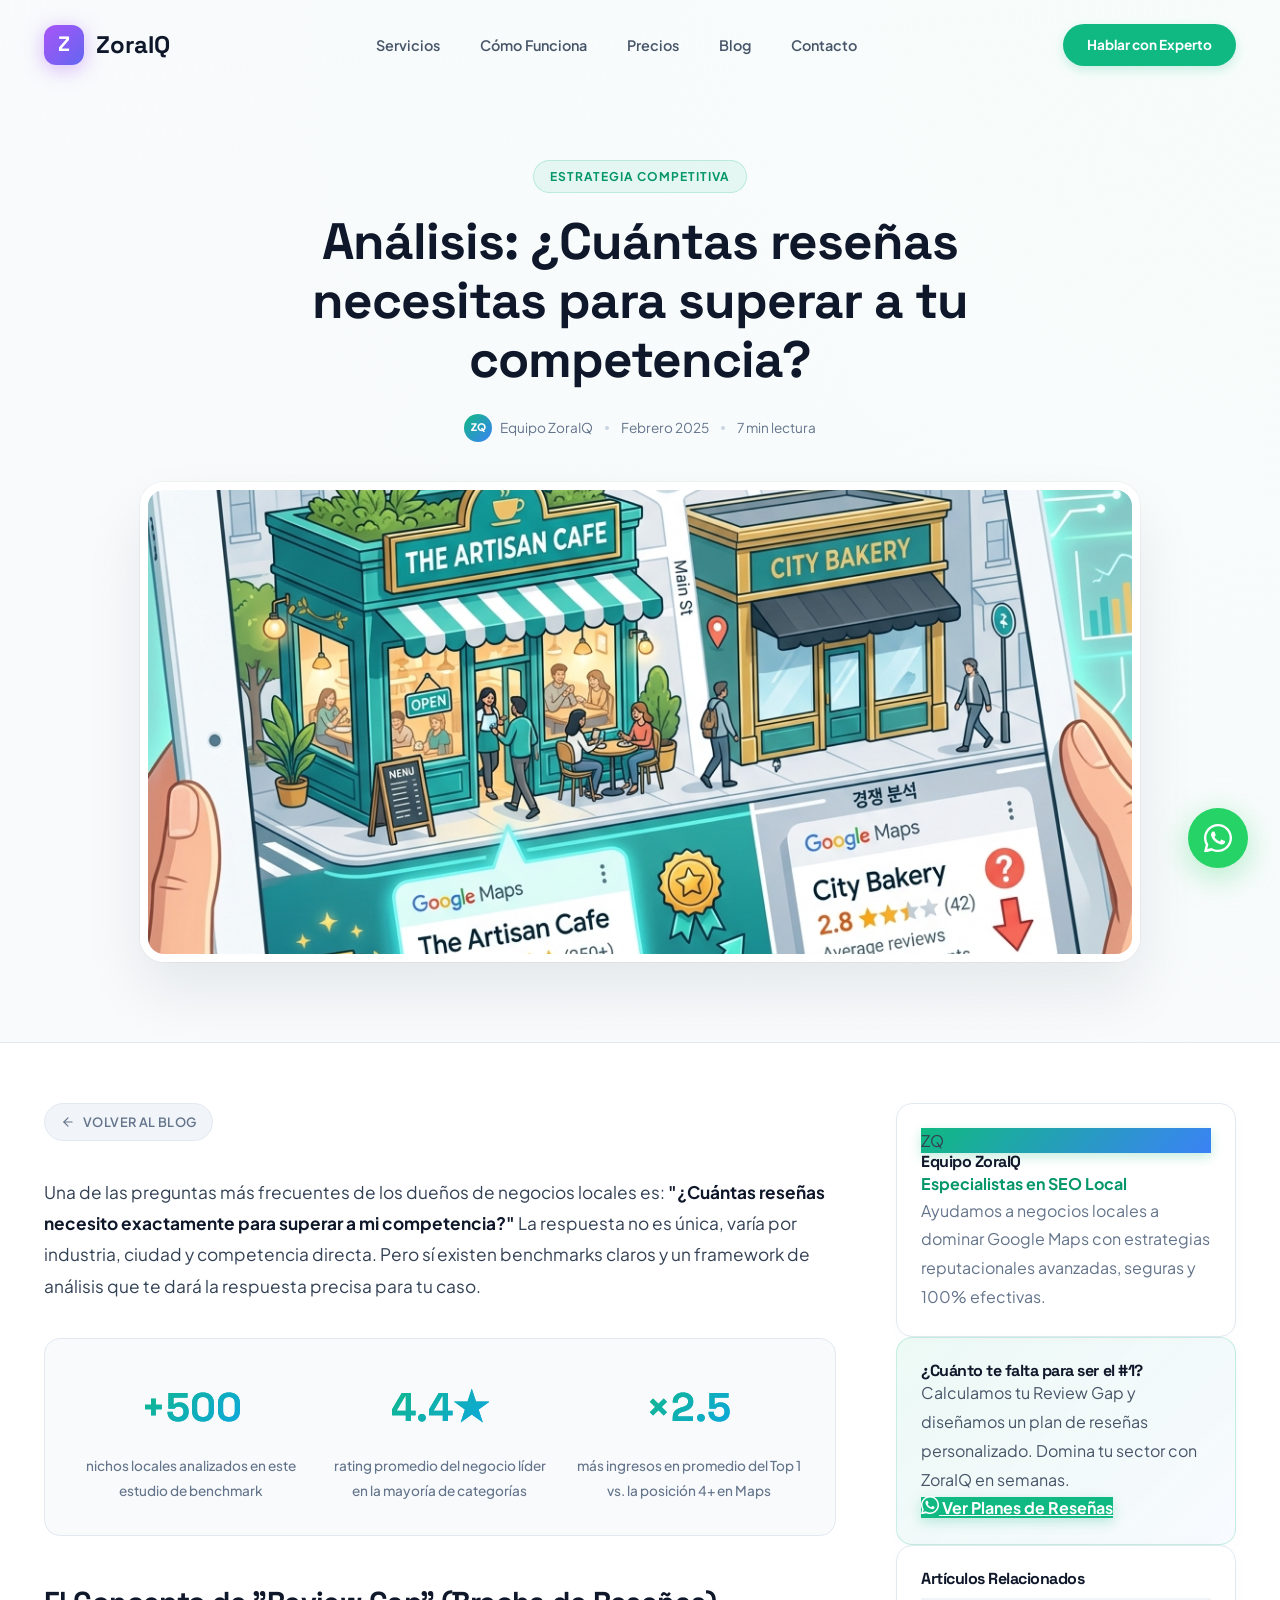
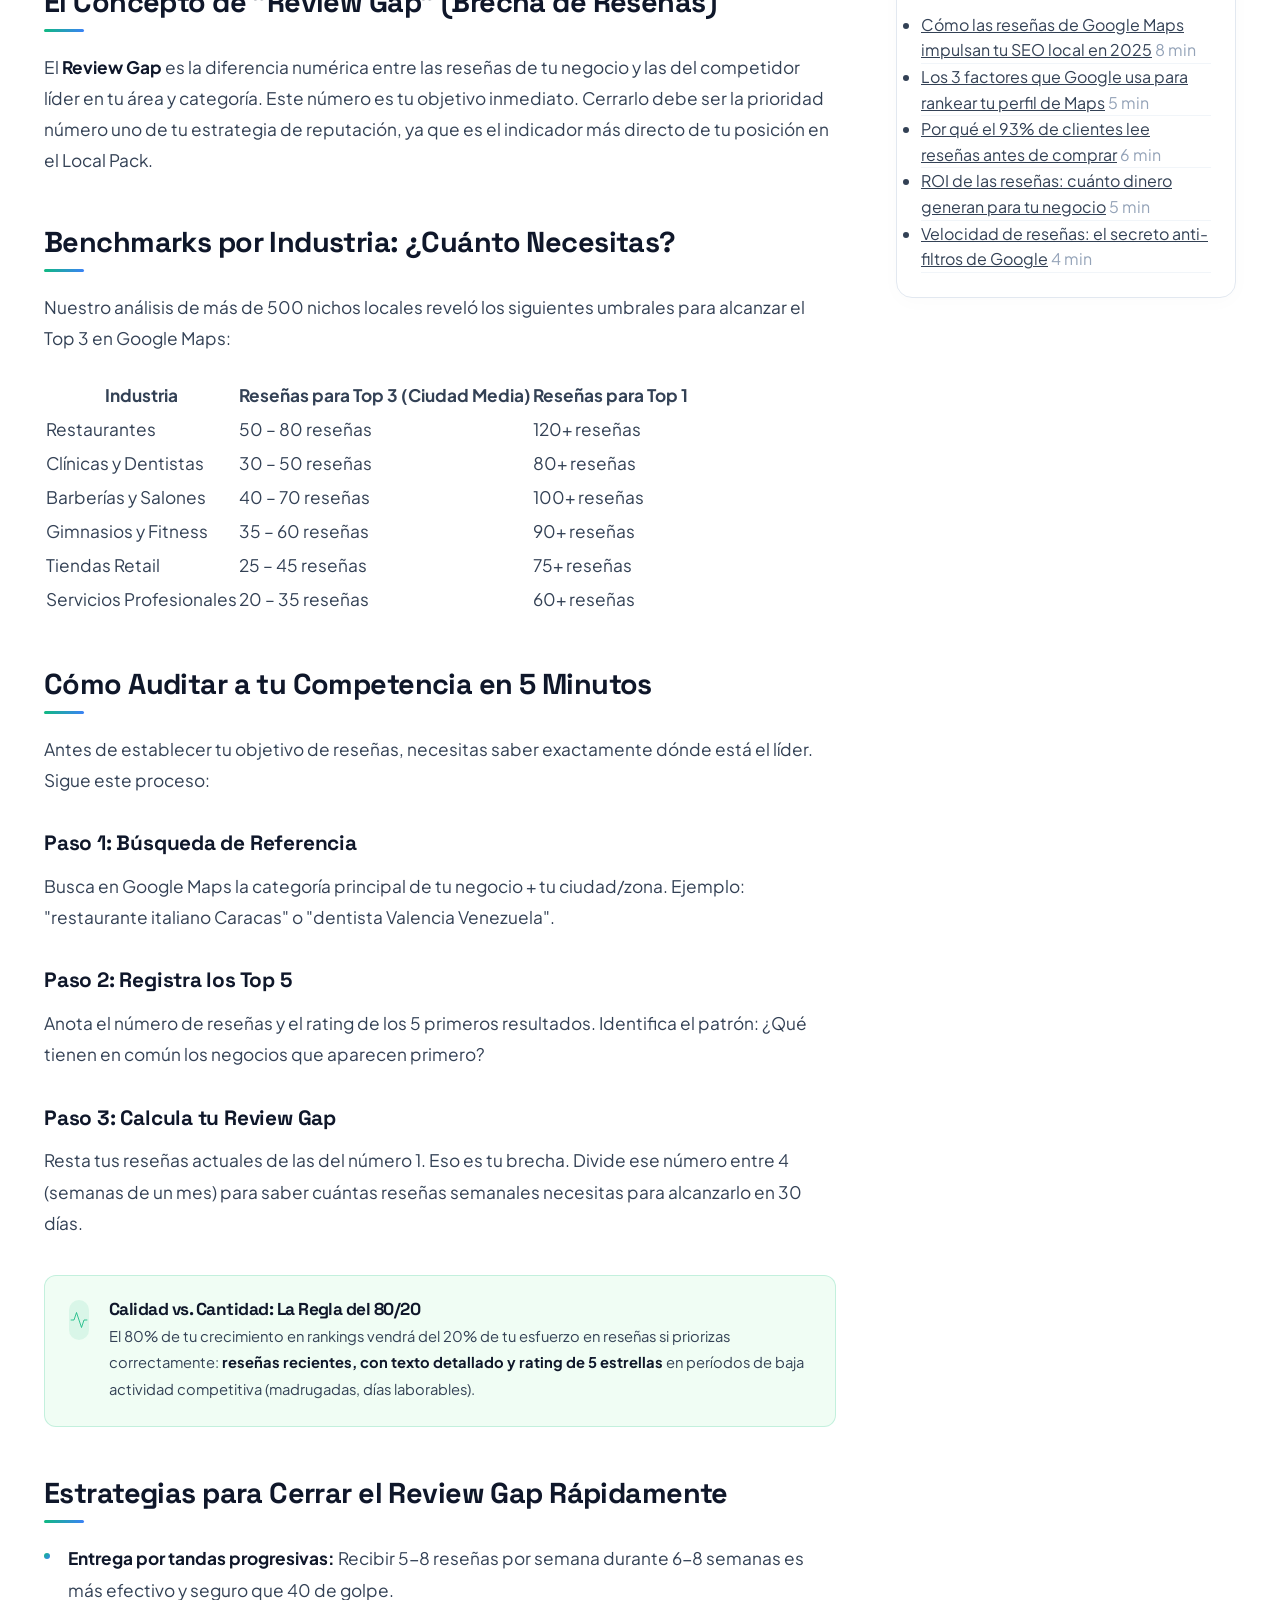
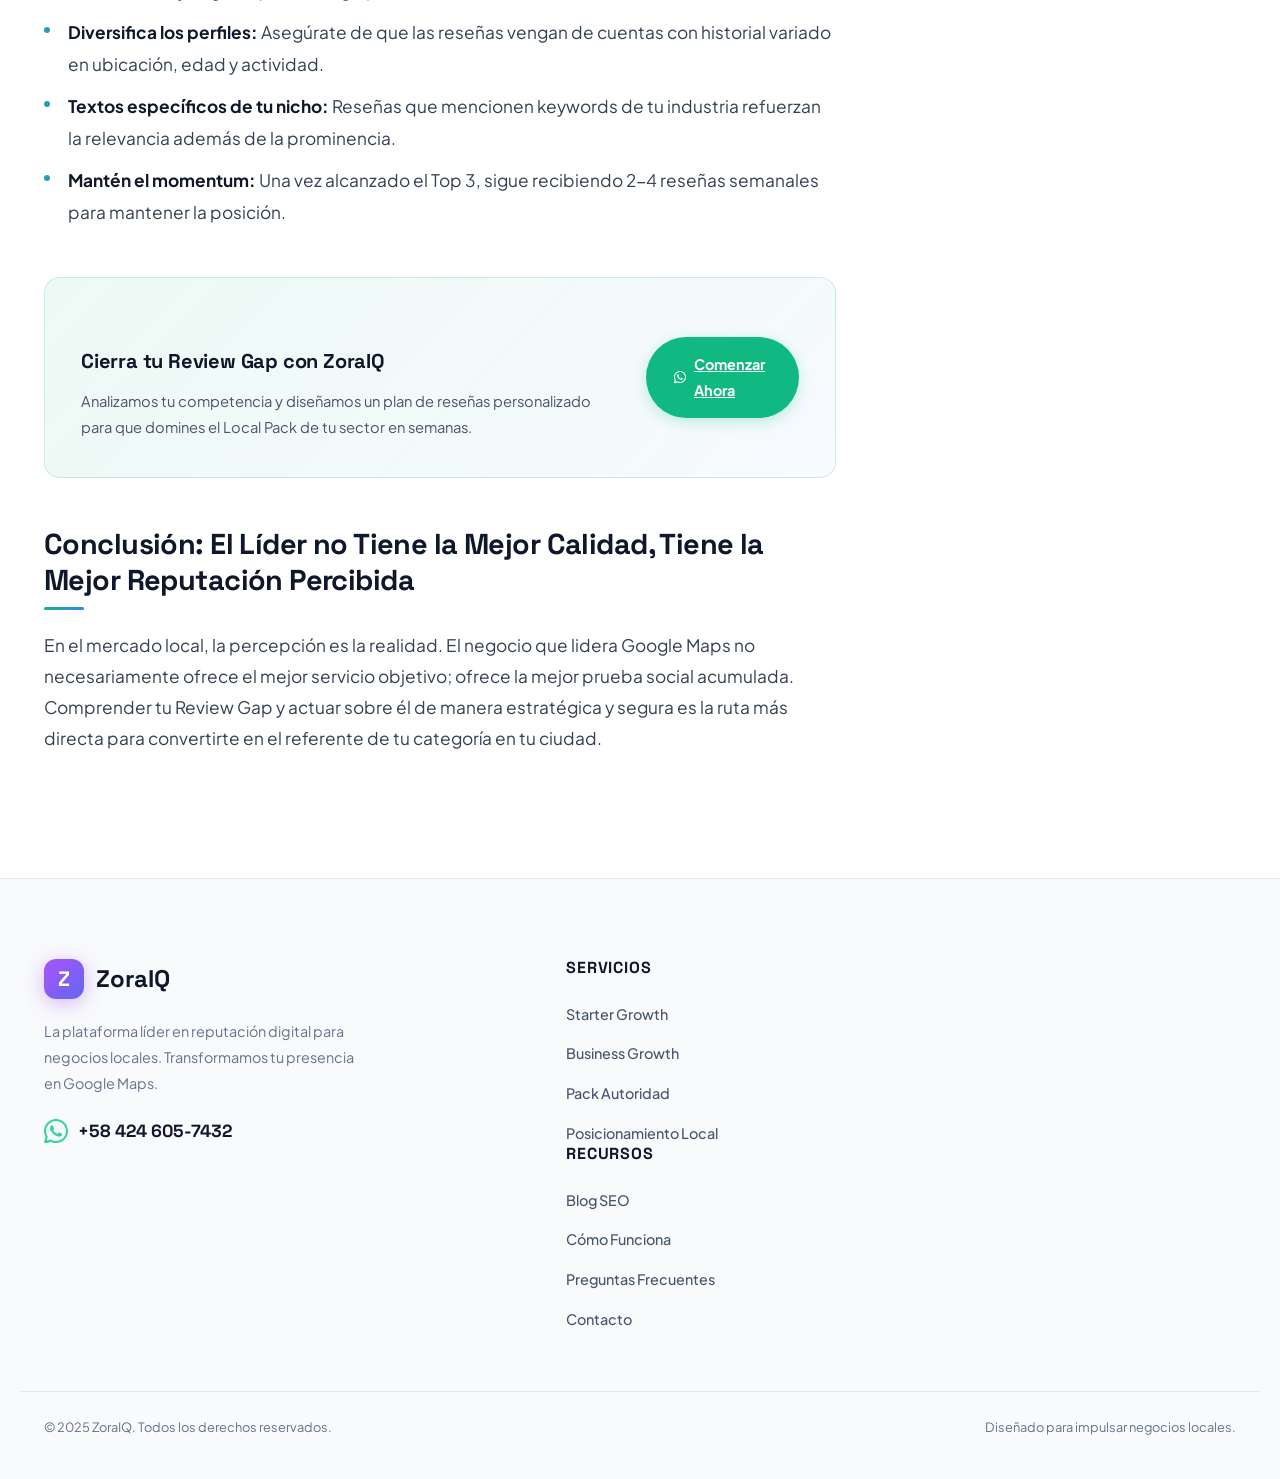
<file: blog/superar-competencia-resenas.html>
<!DOCTYPE html>
<html lang="es">
<head>
  <meta charset="UTF-8" />
  <meta name="viewport" content="width=device-width, initial-scale=1.0" />
  <title>Análisis: ¿Cuántas reseñas necesitas para superar a tu competencia? | ZoraIQ</title>
  <meta name="description" content="Benchmarks por industria, el concepto de Review Gap y estrategias para cerrar la brecha de reseñas y dominar el Local Pack de Google Maps en tu categoría." />
  <link rel="preconnect" href="https://fonts.googleapis.com" />
  <link rel="preconnect" href="https://fonts.gstatic.com" crossorigin />
  <link href="https://fonts.googleapis.com/css2?family=Plus+Jakarta+Sans:wght@300;400;500;600;700;800&family=Space+Grotesk:wght@400;500;600;700&display=swap" rel="stylesheet" />
  <link rel="stylesheet" href="../style.css" />
  <link rel="stylesheet" href="blog-shared.css" />
</head>
<body>

  <!-- ======= NAVBAR ======= -->
  <nav class="navbar" id="navbar">
    <div class="nav-container">
      <a href="../index.html" class="nav-logo">
        <span class="logo-icon">Z</span>
        <span class="logo-text">ZoraIQ</span>
      </a>
      <ul class="nav-links" id="navLinks">
        <li><a href="../index.html#servicios">Servicios</a></li>
        <li><a href="../index.html#como-funciona">Cómo Funciona</a></li>
        <li><a href="../index.html#precios">Precios</a></li>
        <li><a href="../index.html#blog">Blog</a></li>
        <li><a href="../index.html#contacto">Contacto</a></li>
      </ul>
      <a href="https://wa.me/584246057432?text=Hola%2C%20vengo%20del%20art%C3%ADculo%20sobre%20superar%20a%20la%20competencia%20con%20rese%C3%B1as" target="_blank" class="btn-nav" id="nav-cta">Hablar con Experto</a>
      <button class="nav-toggle" id="navToggle" aria-label="Menú">
        <span></span><span></span><span></span>
      </button>
    </div>
  </nav>

  <!-- ======= BLOG HERO ======= -->
  <section class="blog-hero">
    <div class="blog-hero-bg" style="background-image: url('../imgs/blog4.png');"></div>
    <div class="blog-hero-content">
      <div class="blog-cat-pill">Estrategia Competitiva</div>
      <h1 class="blog-hero-title">Análisis: ¿Cuántas reseñas necesitas para superar a tu competencia?</h1>
      <div class="blog-hero-meta">
        <div class="blog-hero-avatar-wrap">
          <div class="blog-hero-avatar">ZQ</div>
          <span>Equipo ZoraIQ</span>
        </div>
        <span class="meta-sep"></span>
        <span>Febrero 2025</span>
        <span class="meta-sep"></span>
        <span>7 min lectura</span>
      </div>
    </div>
  </section>

  <!-- ======= MAIN LAYOUT ======= -->
  <div class="blog-layout">
    <!-- Columna Principal -->
    <main class="blog-main">
      <a href="../index.html#blog" class="blog-back-btn">
        <svg viewBox="0 0 24 24" fill="none" stroke-width="2" stroke-linecap="round" stroke-linejoin="round"><line x1="19" y1="12" x2="5" y2="12"/><polyline points="12 19 5 12 12 5"/></svg>
        Volver al Blog
      </a>

      <div class="blog-body">
        <p>Una de las preguntas más frecuentes de los dueños de negocios locales es: <strong>"¿Cuántas reseñas necesito exactamente para superar a mi competencia?"</strong> La respuesta no es única, varía por industria, ciudad y competencia directa. Pero sí existen benchmarks claros y un framework de análisis que te dará la respuesta precisa para tu caso.</p>

        <div class="article-stat-callout">
          <div class="stat-callout-item">
            <div class="stat-num"><span>+500</span></div>
            <div class="stat-desc">nichos locales analizados en este estudio de benchmark</div>
          </div>
          <div class="stat-callout-item">
            <div class="stat-num"><span>4.4★</span></div>
            <div class="stat-desc">rating promedio del negocio líder en la mayoría de categorías</div>
          </div>
          <div class="stat-callout-item">
            <div class="stat-num"><span>×2.5</span></div>
            <div class="stat-desc">más ingresos en promedio del Top 1 vs. la posición 4+ en Maps</div>
          </div>
        </div>

        <h2>El Concepto de "Review Gap" (Brecha de Reseñas)</h2>
        <p>El <strong>Review Gap</strong> es la diferencia numérica entre las reseñas de tu negocio y las del competidor líder en tu área y categoría. Este número es tu objetivo inmediato. Cerrarlo debe ser la prioridad número uno de tu estrategia de reputación, ya que es el indicador más directo de tu posición en el Local Pack.</p>

        <h2>Benchmarks por Industria: ¿Cuánto Necesitas?</h2>
        <p>Nuestro análisis de más de 500 nichos locales reveló los siguientes umbrales para alcanzar el Top 3 en Google Maps:</p>

        <table>
          <thead>
            <tr>
              <th>Industria</th>
              <th>Reseñas para Top 3 (Ciudad Media)</th>
              <th>Reseñas para Top 1</th>
            </tr>
          </thead>
          <tbody>
            <tr>
              <td>Restaurantes</td>
              <td>50 – 80 reseñas</td>
              <td>120+ reseñas</td>
            </tr>
            <tr>
              <td>Clínicas y Dentistas</td>
              <td>30 – 50 reseñas</td>
              <td>80+ reseñas</td>
            </tr>
            <tr>
              <td>Barberías y Salones</td>
              <td>40 – 70 reseñas</td>
              <td>100+ reseñas</td>
            </tr>
            <tr>
              <td>Gimnasios y Fitness</td>
              <td>35 – 60 reseñas</td>
              <td>90+ reseñas</td>
            </tr>
            <tr>
              <td>Tiendas Retail</td>
              <td>25 – 45 reseñas</td>
              <td>75+ reseñas</td>
            </tr>
            <tr>
              <td>Servicios Profesionales</td>
              <td>20 – 35 reseñas</td>
              <td>60+ reseñas</td>
            </tr>
          </tbody>
        </table>

        <h2>Cómo Auditar a tu Competencia en 5 Minutos</h2>
        <p>Antes de establecer tu objetivo de reseñas, necesitas saber exactamente dónde está el líder. Sigue este proceso:</p>

        <h3>Paso 1: Búsqueda de Referencia</h3>
        <p>Busca en Google Maps la categoría principal de tu negocio + tu ciudad/zona. Ejemplo: "restaurante italiano Caracas" o "dentista Valencia Venezuela".</p>

        <h3>Paso 2: Registra los Top 5</h3>
        <p>Anota el número de reseñas y el rating de los 5 primeros resultados. Identifica el patrón: ¿Qué tienen en común los negocios que aparecen primero?</p>

        <h3>Paso 3: Calcula tu Review Gap</h3>
        <p>Resta tus reseñas actuales de las del número 1. Eso es tu brecha. Divide ese número entre 4 (semanas de un mes) para saber cuántas reseñas semanales necesitas para alcanzarlo en 30 días.</p>

        <div class="article-callout">
          <div class="article-callout-icon">
            <svg viewBox="0 0 24 24" stroke="currentColor"><path d="M22 12h-4l-3 9L9 3l-3 9H2"/></svg>
          </div>
          <div class="article-callout-body">
            <h4>Calidad vs. Cantidad: La Regla del 80/20</h4>
            <p>El 80% de tu crecimiento en rankings vendrá del 20% de tu esfuerzo en reseñas si priorizas correctamente: <strong>reseñas recientes, con texto detallado y rating de 5 estrellas</strong> en períodos de baja actividad competitiva (madrugadas, días laborables).</p>
          </div>
        </div>

        <h2>Estrategias para Cerrar el Review Gap Rápidamente</h2>
        <ul>
          <li><strong>Entrega por tandas progresivas:</strong> Recibir 5-8 reseñas por semana durante 6-8 semanas es más efectivo y seguro que 40 de golpe.</li>
          <li><strong>Diversifica los perfiles:</strong> Asegúrate de que las reseñas vengan de cuentas con historial variado en ubicación, edad y actividad.</li>
          <li><strong>Textos específicos de tu nicho:</strong> Reseñas que mencionen keywords de tu industria refuerzan la relevancia además de la prominencia.</li>
          <li><strong>Mantén el momentum:</strong> Una vez alcanzado el Top 3, sigue recibiendo 2-4 reseñas semanales para mantener la posición.</li>
        </ul>

        <div class="article-cta-banner">
          <div class="article-cta-banner-text">
            <h3>Cierra tu Review Gap con ZoraIQ</h3>
            <p>Analizamos tu competencia y diseñamos un plan de reseñas personalizado para que domines el Local Pack de tu sector en semanas.</p>
          </div>
          <a href="https://wa.me/584246057432?text=Hola%2C%20le%C3%AD%20sobre%20superar%20la%20competencia%20con%20rese%C3%B1as%20y%20quiero%20un%20plan%20personalizado%20para%20mi%20negocio" target="_blank" class="btn-article-cta">
            <svg viewBox="0 0 24 24" fill="currentColor" width="18" height="18"><path d="M17.472 14.382c-.297-.149-1.758-.867-2.03-.967-.273-.099-.471-.148-.67.15-.197.297-.767.966-.94 1.164-.173.199-.347.223-.644.075-.297-.15-1.255-.463-2.39-1.475-.883-.788-1.48-1.761-1.653-2.059-.173-.297-.018-.458.13-.606.134-.133.298-.347.446-.52.149-.174.198-.298.298-.497.099-.198.05-.371-.025-.52-.075-.149-.669-1.612-.916-2.207-.242-.579-.487-.5-.669-.51-.173-.008-.371-.01-.57-.01-.198 0-.52.074-.792.372-.272.297-1.04 1.016-1.04 2.479 0 1.462 1.065 2.875 1.213 3.074.149.198 2.096 3.2 5.077 4.487.709.306 1.262.489 1.694.625.712.227 1.36.195 1.871.118.571-.085 1.758-.719 2.006-1.413.248-.694.248-1.289.173-1.413-.074-.124-.272-.198-.57-.347z"/><path d="M12 0C5.373 0 0 5.373 0 12c0 2.126.553 4.116 1.523 5.851L.057 23.885a.5.5 0 0 0 .613.613l6.034-1.466A11.95 11.95 0 0 0 12 24c6.627 0 12-5.373 12-12S18.627 0 12 0zm0 22c-1.837 0-3.565-.478-5.07-1.319l-.363-.213-3.756.913.93-3.762-.23-.374A9.967 9.967 0 0 1 2 12C2 6.477 6.477 2 12 2s10 4.477 10 10-4.477 10-10 10z"/></svg>
            Comenzar Ahora
          </a>
        </div>

        <h2>Conclusión: El Líder no Tiene la Mejor Calidad, Tiene la Mejor Reputación Percibida</h2>
        <p>En el mercado local, la percepción es la realidad. El negocio que lidera Google Maps no necesariamente ofrece el mejor servicio objetivo; ofrece la mejor prueba social acumulada. Comprender tu Review Gap y actuar sobre él de manera estratégica y segura es la ruta más directa para convertirte en el referente de tu categoría en tu ciudad.</p>
      </div>
    </main>

    <!-- ======= SIDEBAR ======= -->
    <aside class="blog-sidebar">
      <div class="blog-sidebar-inner">

        <!-- Widget Autor -->
        <div class="sidebar-card author-widget">
          <div class="author-avatar">ZQ</div>
          <h4>Equipo ZoraIQ</h4>
          <span class="author-role">Especialistas en SEO Local</span>
          <p>Ayudamos a negocios locales a dominar Google Maps con estrategias reputacionales avanzadas, seguras y 100% efectivas.</p>
        </div>

        <!-- Widget CTA -->
        <div class="sidebar-card sidebar-cta-card">
          <h4>¿Cuánto te falta para ser el #1?</h4>
          <p>Calculamos tu Review Gap y diseñamos un plan de reseñas personalizado. Domina tu sector con ZoraIQ en semanas.</p>
          <a href="https://wa.me/584246057432?text=Hola%2C%20le%C3%AD%20sobre%20superar%20a%20la%20competencia%20y%20quiero%20un%20an%C3%A1lisis%20de%20mi%20negocio%20con%20ZoraIQ" target="_blank" class="btn-sidebar-cta">
            <svg viewBox="0 0 24 24" fill="currentColor" width="18" height="18"><path d="M17.472 14.382c-.297-.149-1.758-.867-2.03-.967-.273-.099-.471-.148-.67.15-.197.297-.767.966-.94 1.164-.173.199-.347.223-.644.075-.297-.15-1.255-.463-2.39-1.475-.883-.788-1.48-1.761-1.653-2.059-.173-.297-.018-.458.13-.606.134-.133.298-.347.446-.52.149-.174.198-.298.298-.497.099-.198.05-.371-.025-.52-.075-.149-.669-1.612-.916-2.207-.242-.579-.487-.5-.669-.51-.173-.008-.371-.01-.57-.01-.198 0-.52.074-.792.372-.272.297-1.04 1.016-1.04 2.479 0 1.462 1.065 2.875 1.213 3.074.149.198 2.096 3.2 5.077 4.487.709.306 1.262.489 1.694.625.712.227 1.36.195 1.871.118.571-.085 1.758-.719 2.006-1.413.248-.694.248-1.289.173-1.413-.074-.124-.272-.198-.57-.347z"/><path d="M12 0C5.373 0 0 5.373 0 12c0 2.126.553 4.116 1.523 5.851L.057 23.885a.5.5 0 0 0 .613.613l6.034-1.466A11.95 11.95 0 0 0 12 24c6.627 0 12-5.373 12-12S18.627 0 12 0zm0 22c-1.837 0-3.565-.478-5.07-1.319l-.363-.213-3.756.913.93-3.762-.23-.374A9.967 9.967 0 0 1 2 12C2 6.477 6.477 2 12 2s10 4.477 10 10-4.477 10-10 10z"/></svg>
            Ver Planes de Reseñas
          </a>
        </div>

        <!-- Widget Artículos Relacionados -->
        <div class="sidebar-card related-articles-widget">
          <h4>Artículos Relacionados</h4>
          <ul class="related-list">
            <li class="related-item">
              <a href="seo-local-google-maps.html" class="related-link">Cómo las reseñas de Google Maps impulsan tu SEO local en 2025</a>
              <span class="related-read">8 min</span>
            </li>
            <li class="related-item">
              <a href="algoritmo-google-maps.html" class="related-link">Los 3 factores que Google usa para rankear tu perfil de Maps</a>
              <span class="related-read">5 min</span>
            </li>
            <li class="related-item">
              <a href="psicologia-resenas-clientes.html" class="related-link">Por qué el 93% de clientes lee reseñas antes de comprar</a>
              <span class="related-read">6 min</span>
            </li>
            <li class="related-item">
              <a href="roi-resenas-google.html" class="related-link">ROI de las reseñas: cuánto dinero generan para tu negocio</a>
              <span class="related-read">5 min</span>
            </li>
            <li class="related-item">
              <a href="velocidad-resenas-filtros-google.html" class="related-link">Velocidad de reseñas: el secreto anti-filtros de Google</a>
              <span class="related-read">4 min</span>
            </li>
          </ul>
        </div>

      </div>
    </aside>
  </div>

  <!-- ======= FOOTER ======= -->
  <footer class="footer">
    <div class="footer-container">
      <div class="footer-brand">
        <a href="../index.html" class="nav-logo">
          <span class="logo-icon">Z</span>
          <span class="logo-text">ZoraIQ</span>
        </a>
        <p>La plataforma líder en reputación digital para negocios locales. Transformamos tu presencia en Google Maps.</p>
        <a href="https://wa.me/584246057432" target="_blank" class="footer-wa" id="footer-whatsapp">
          <svg viewBox="0 0 24 24" fill="currentColor"><path d="M17.472 14.382c-.297-.149-1.758-.867-2.03-.967-.273-.099-.471-.148-.67.15-.197.297-.767.966-.94 1.164-.173.199-.347.223-.644.075-.297-.15-1.255-.463-2.39-1.475-.883-.788-1.48-1.761-1.653-2.059-.173-.297-.018-.458.13-.606.134-.133.298-.347.446-.52.149-.174.198-.298.298-.497.099-.198.05-.371-.025-.52-.075-.149-.669-1.612-.916-2.207-.242-.579-.487-.5-.669-.51-.173-.008-.371-.01-.57-.01-.198 0-.52.074-.792.372-.272.297-1.04 1.016-1.04 2.479 0 1.462 1.065 2.875 1.213 3.074.149.198 2.096 3.2 5.077 4.487.709.306 1.262.489 1.694.625.712.227 1.36.195 1.871.118.571-.085 1.758-.719 2.006-1.413.248-.694.248-1.289.173-1.413-.074-.124-.272-.198-.57-.347z"/><path d="M12 0C5.373 0 0 5.373 0 12c0 2.126.553 4.116 1.523 5.851L.057 23.885a.5.5 0 0 0 .613.613l6.034-1.466A11.95 11.95 0 0 0 12 24c6.627 0 12-5.373 12-12S18.627 0 12 0zm0 22c-1.837 0-3.565-.478-5.07-1.319l-.363-.213-3.756.913.93-3.762-.23-.374A9.967 9.967 0 0 1 2 12C2 6.477 6.477 2 12 2s10 4.477 10 10-4.477 10-10 10z"/></svg>
          +58 424 605-7432
        </a>
      </div>
      <div class="footer-links">
        <div class="footer-col">
          <h4>Servicios</h4>
          <ul>
            <li><a href="../index.html#precios">Starter Growth</a></li>
            <li><a href="../index.html#precios">Business Growth</a></li>
            <li><a href="../index.html#precios">Pack Autoridad</a></li>
            <li><a href="../index.html#servicios">Posicionamiento Local</a></li>
          </ul>
        </div>
        <div class="footer-col">
          <h4>Recursos</h4>
          <ul>
            <li><a href="../index.html#blog">Blog SEO</a></li>
            <li><a href="../index.html#como-funciona">Cómo Funciona</a></li>
            <li><a href="../index.html#faq">Preguntas Frecuentes</a></li>
            <li><a href="../index.html#contacto">Contacto</a></li>
          </ul>
        </div>
      </div>
    </div>
    <div class="footer-bottom">
      <p>&copy; 2025 ZoraIQ. Todos los derechos reservados.</p>
      <p>Diseñado para impulsar negocios locales.</p>
    </div>
  </footer>

  <!-- WhatsApp Float Button -->
  <a href="https://wa.me/584246057432?text=Hola%2C%20vengo%20del%20art%C3%ADculo%20sobre%20competencia%20y%20rese%C3%B1as%20y%20quiero%20m%C3%A1s%20info" target="_blank" class="wa-float" id="wa-float-btn" aria-label="Contactar por WhatsApp">
    <svg viewBox="0 0 24 24" fill="currentColor"><path d="M17.472 14.382c-.297-.149-1.758-.867-2.03-.967-.273-.099-.471-.148-.67.15-.197.297-.767.966-.94 1.164-.173.199-.347.223-.644.075-.297-.15-1.255-.463-2.39-1.475-.883-.788-1.48-1.761-1.653-2.059-.173-.297-.018-.458.13-.606.134-.133.298-.347.446-.52.149-.174.198-.298.298-.497.099-.198.05-.371-.025-.52-.075-.149-.669-1.612-.916-2.207-.242-.579-.487-.5-.669-.51-.173-.008-.371-.01-.57-.01-.198 0-.52.074-.792.372-.272.297-1.04 1.016-1.04 2.479 0 1.462 1.065 2.875 1.213 3.074.149.198 2.096 3.2 5.077 4.487.709.306 1.262.489 1.694.625.712.227 1.36.195 1.871.118.571-.085 1.758-.719 2.006-1.413.248-.694.248-1.289.173-1.413-.074-.124-.272-.198-.57-.347z"/><path d="M12 0C5.373 0 0 5.373 0 12c0 2.126.553 4.116 1.523 5.851L.057 23.885a.5.5 0 0 0 .613.613l6.034-1.466A11.95 11.95 0 0 0 12 24c6.627 0 12-5.373 12-12S18.627 0 12 0zm0 22c-1.837 0-3.565-.478-5.07-1.319l-.363-.213-3.756.913.93-3.762-.23-.374A9.967 9.967 0 0 1 2 12C2 6.477 6.477 2 12 2s10 4.477 10 10-4.477 10-10 10z"/></svg>
    <span class="wa-tooltip">¡Chatea con nosotros!</span>
  </a>

  <script src="../app.js"></script>
</body>
</html>
</file>
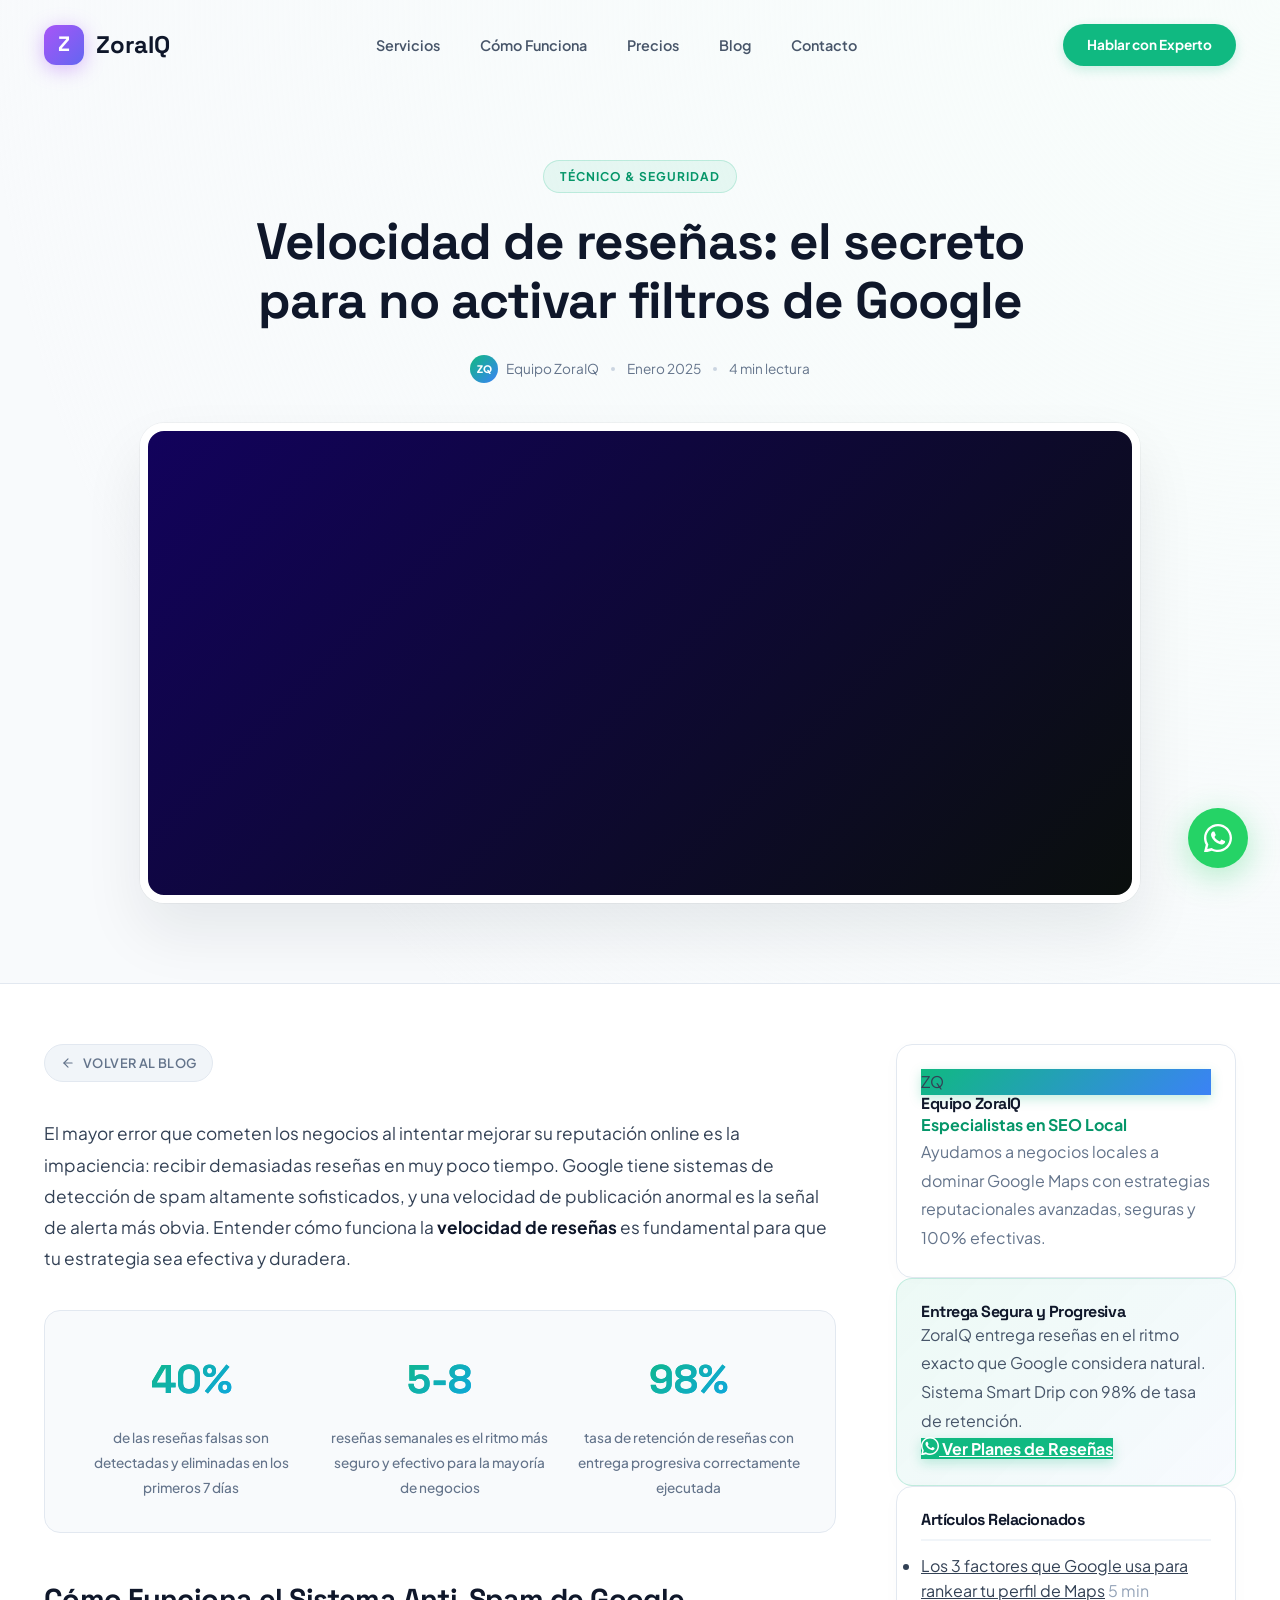
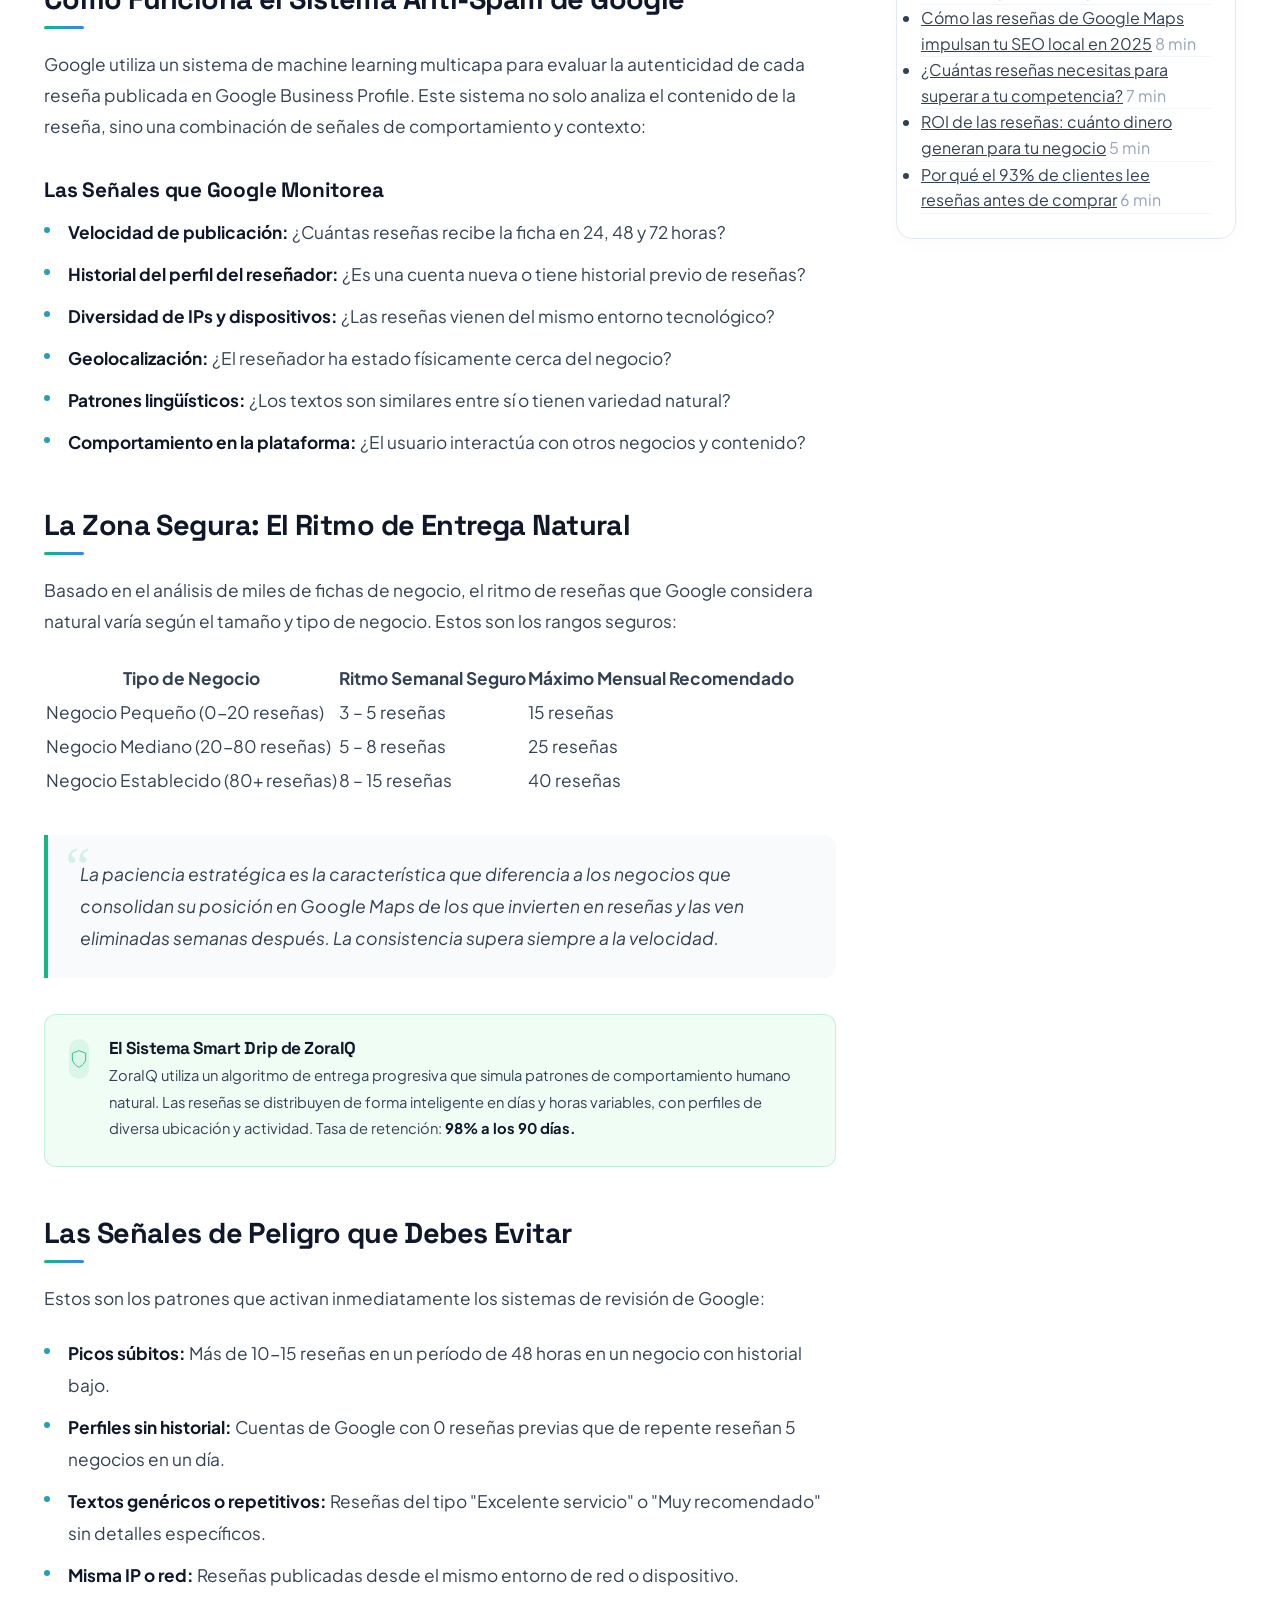
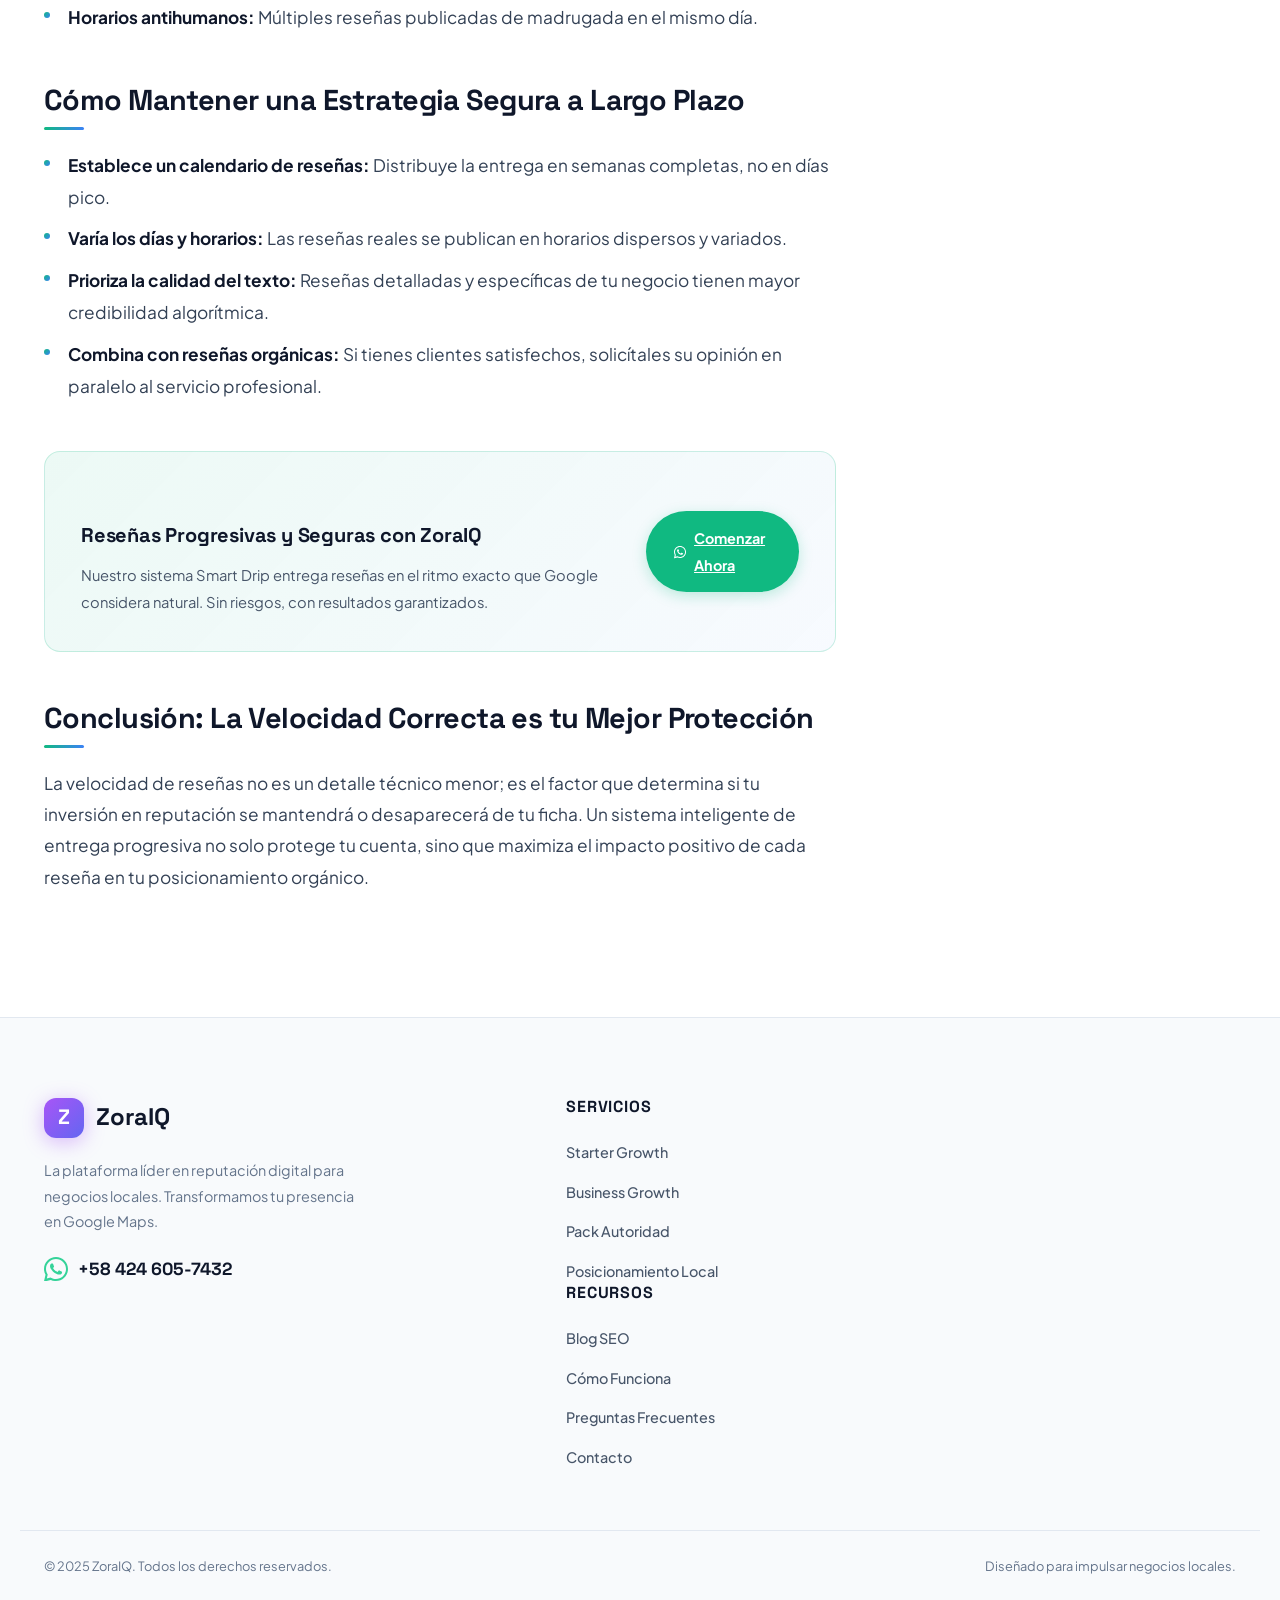
<file: blog/velocidad-resenas-filtros-google.html>
<!DOCTYPE html>
<html lang="es">
<head>
  <meta charset="UTF-8" />
  <meta name="viewport" content="width=device-width, initial-scale=1.0" />
  <title>Velocidad de reseñas: el secreto para no activar filtros de Google | ZoraIQ</title>
  <meta name="description" content="Aprende cómo funciona el sistema anti-spam de Google Maps y cuál es la velocidad óptima de publicación de reseñas para garantizar resultados seguros y duraderos." />
  <link rel="preconnect" href="https://fonts.googleapis.com" />
  <link rel="preconnect" href="https://fonts.gstatic.com" crossorigin />
  <link href="https://fonts.googleapis.com/css2?family=Plus+Jakarta+Sans:wght@300;400;500;600;700;800&family=Space+Grotesk:wght@400;500;600;700&display=swap" rel="stylesheet" />
  <link rel="stylesheet" href="../style.css" />
  <link rel="stylesheet" href="blog-shared.css" />
</head>
<body>

  <!-- ======= NAVBAR ======= -->
  <nav class="navbar" id="navbar">
    <div class="nav-container">
      <a href="../index.html" class="nav-logo">
        <span class="logo-icon">Z</span>
        <span class="logo-text">ZoraIQ</span>
      </a>
      <ul class="nav-links" id="navLinks">
        <li><a href="../index.html#servicios">Servicios</a></li>
        <li><a href="../index.html#como-funciona">Cómo Funciona</a></li>
        <li><a href="../index.html#precios">Precios</a></li>
        <li><a href="../index.html#blog">Blog</a></li>
        <li><a href="../index.html#contacto">Contacto</a></li>
      </ul>
      <a href="https://wa.me/584246057432?text=Hola%2C%20vengo%20del%20art%C3%ADculo%20sobre%20velocidad%20de%20rese%C3%B1as%20y%20filtros%20de%20Google" target="_blank" class="btn-nav" id="nav-cta">Hablar con Experto</a>
      <button class="nav-toggle" id="navToggle" aria-label="Menú">
        <span></span><span></span><span></span>
      </button>
    </div>
  </nav>

  <!-- ======= BLOG HERO ======= -->
  <section class="blog-hero">
    <div class="blog-hero-bg" style="background: linear-gradient(135deg, #12025c 0%, #0a0f0d 100%);"></div>
    <div class="blog-hero-content">
      <div class="blog-cat-pill">Técnico & Seguridad</div>
      <h1 class="blog-hero-title">Velocidad de reseñas: el secreto para no activar filtros de Google</h1>
      <div class="blog-hero-meta">
        <div class="blog-hero-avatar-wrap">
          <div class="blog-hero-avatar">ZQ</div>
          <span>Equipo ZoraIQ</span>
        </div>
        <span class="meta-sep"></span>
        <span>Enero 2025</span>
        <span class="meta-sep"></span>
        <span>4 min lectura</span>
      </div>
    </div>
  </section>

  <!-- ======= MAIN LAYOUT ======= -->
  <div class="blog-layout">
    <!-- Columna Principal -->
    <main class="blog-main">
      <a href="../index.html#blog" class="blog-back-btn">
        <svg viewBox="0 0 24 24" fill="none" stroke-width="2" stroke-linecap="round" stroke-linejoin="round"><line x1="19" y1="12" x2="5" y2="12"/><polyline points="12 19 5 12 12 5"/></svg>
        Volver al Blog
      </a>

      <div class="blog-body">
        <p>El mayor error que cometen los negocios al intentar mejorar su reputación online es la impaciencia: recibir demasiadas reseñas en muy poco tiempo. Google tiene sistemas de detección de spam altamente sofisticados, y una velocidad de publicación anormal es la señal de alerta más obvia. Entender cómo funciona la <strong>velocidad de reseñas</strong> es fundamental para que tu estrategia sea efectiva y duradera.</p>

        <div class="article-stat-callout">
          <div class="stat-callout-item">
            <div class="stat-num"><span>40%</span></div>
            <div class="stat-desc">de las reseñas falsas son detectadas y eliminadas en los primeros 7 días</div>
          </div>
          <div class="stat-callout-item">
            <div class="stat-num"><span>5-8</span></div>
            <div class="stat-desc">reseñas semanales es el ritmo más seguro y efectivo para la mayoría de negocios</div>
          </div>
          <div class="stat-callout-item">
            <div class="stat-num"><span>98%</span></div>
            <div class="stat-desc">tasa de retención de reseñas con entrega progresiva correctamente ejecutada</div>
          </div>
        </div>

        <h2>Cómo Funciona el Sistema Anti-Spam de Google</h2>
        <p>Google utiliza un sistema de machine learning multicapa para evaluar la autenticidad de cada reseña publicada en Google Business Profile. Este sistema no solo analiza el contenido de la reseña, sino una combinación de señales de comportamiento y contexto:</p>

        <h3>Las Señales que Google Monitorea</h3>
        <ul>
          <li><strong>Velocidad de publicación:</strong> ¿Cuántas reseñas recibe la ficha en 24, 48 y 72 horas?</li>
          <li><strong>Historial del perfil del reseñador:</strong> ¿Es una cuenta nueva o tiene historial previo de reseñas?</li>
          <li><strong>Diversidad de IPs y dispositivos:</strong> ¿Las reseñas vienen del mismo entorno tecnológico?</li>
          <li><strong>Geolocalización:</strong> ¿El reseñador ha estado físicamente cerca del negocio?</li>
          <li><strong>Patrones lingüísticos:</strong> ¿Los textos son similares entre sí o tienen variedad natural?</li>
          <li><strong>Comportamiento en la plataforma:</strong> ¿El usuario interactúa con otros negocios y contenido?</li>
        </ul>

        <h2>La Zona Segura: El Ritmo de Entrega Natural</h2>
        <p>Basado en el análisis de miles de fichas de negocio, el ritmo de reseñas que Google considera natural varía según el tamaño y tipo de negocio. Estos son los rangos seguros:</p>

        <table>
          <thead>
            <tr>
              <th>Tipo de Negocio</th>
              <th>Ritmo Semanal Seguro</th>
              <th>Máximo Mensual Recomendado</th>
            </tr>
          </thead>
          <tbody>
            <tr>
              <td>Negocio Pequeño (0-20 reseñas)</td>
              <td>3 – 5 reseñas</td>
              <td>15 reseñas</td>
            </tr>
            <tr>
              <td>Negocio Mediano (20-80 reseñas)</td>
              <td>5 – 8 reseñas</td>
              <td>25 reseñas</td>
            </tr>
            <tr>
              <td>Negocio Establecido (80+ reseñas)</td>
              <td>8 – 15 reseñas</td>
              <td>40 reseñas</td>
            </tr>
          </tbody>
        </table>

        <blockquote><p>La paciencia estratégica es la característica que diferencia a los negocios que consolidan su posición en Google Maps de los que invierten en reseñas y las ven eliminadas semanas después. La consistencia supera siempre a la velocidad.</p></blockquote>

        <div class="article-callout">
          <div class="article-callout-icon">
            <svg viewBox="0 0 24 24" stroke="currentColor"><path d="M12 22s8-4 8-10V5l-8-3-8 3v7c0 6 8 10 8 10z"/></svg>
          </div>
          <div class="article-callout-body">
            <h4>El Sistema Smart Drip de ZoraIQ</h4>
            <p>ZoraIQ utiliza un algoritmo de entrega progresiva que simula patrones de comportamiento humano natural. Las reseñas se distribuyen de forma inteligente en días y horas variables, con perfiles de diversa ubicación y actividad. Tasa de retención: <strong>98% a los 90 días.</strong></p>
          </div>
        </div>

        <h2>Las Señales de Peligro que Debes Evitar</h2>
        <p>Estos son los patrones que activan inmediatamente los sistemas de revisión de Google:</p>
        <ul>
          <li><strong>Picos súbitos:</strong> Más de 10-15 reseñas en un período de 48 horas en un negocio con historial bajo.</li>
          <li><strong>Perfiles sin historial:</strong> Cuentas de Google con 0 reseñas previas que de repente reseñan 5 negocios en un día.</li>
          <li><strong>Textos genéricos o repetitivos:</strong> Reseñas del tipo "Excelente servicio" o "Muy recomendado" sin detalles específicos.</li>
          <li><strong>Misma IP o red:</strong> Reseñas publicadas desde el mismo entorno de red o dispositivo.</li>
          <li><strong>Horarios antihumanos:</strong> Múltiples reseñas publicadas de madrugada en el mismo día.</li>
        </ul>

        <h2>Cómo Mantener una Estrategia Segura a Largo Plazo</h2>
        <ul>
          <li><strong>Establece un calendario de reseñas:</strong> Distribuye la entrega en semanas completas, no en días pico.</li>
          <li><strong>Varía los días y horarios:</strong> Las reseñas reales se publican en horarios dispersos y variados.</li>
          <li><strong>Prioriza la calidad del texto:</strong> Reseñas detalladas y específicas de tu negocio tienen mayor credibilidad algorítmica.</li>
          <li><strong>Combina con reseñas orgánicas:</strong> Si tienes clientes satisfechos, solicítales su opinión en paralelo al servicio profesional.</li>
        </ul>

        <div class="article-cta-banner">
          <div class="article-cta-banner-text">
            <h3>Reseñas Progresivas y Seguras con ZoraIQ</h3>
            <p>Nuestro sistema Smart Drip entrega reseñas en el ritmo exacto que Google considera natural. Sin riesgos, con resultados garantizados.</p>
          </div>
          <a href="https://wa.me/584246057432?text=Hola%2C%20le%C3%AD%20sobre%20velocidad%20de%20rese%C3%B1as%20y%20quiero%20conocer%20el%20sistema%20seguro%20de%20ZoraIQ" target="_blank" class="btn-article-cta">
            <svg viewBox="0 0 24 24" fill="currentColor" width="18" height="18"><path d="M17.472 14.382c-.297-.149-1.758-.867-2.03-.967-.273-.099-.471-.148-.67.15-.197.297-.767.966-.94 1.164-.173.199-.347.223-.644.075-.297-.15-1.255-.463-2.39-1.475-.883-.788-1.48-1.761-1.653-2.059-.173-.297-.018-.458.13-.606.134-.133.298-.347.446-.52.149-.174.198-.298.298-.497.099-.198.05-.371-.025-.52-.075-.149-.669-1.612-.916-2.207-.242-.579-.487-.5-.669-.51-.173-.008-.371-.01-.57-.01-.198 0-.52.074-.792.372-.272.297-1.04 1.016-1.04 2.479 0 1.462 1.065 2.875 1.213 3.074.149.198 2.096 3.2 5.077 4.487.709.306 1.262.489 1.694.625.712.227 1.36.195 1.871.118.571-.085 1.758-.719 2.006-1.413.248-.694.248-1.289.173-1.413-.074-.124-.272-.198-.57-.347z"/><path d="M12 0C5.373 0 0 5.373 0 12c0 2.126.553 4.116 1.523 5.851L.057 23.885a.5.5 0 0 0 .613.613l6.034-1.466A11.95 11.95 0 0 0 12 24c6.627 0 12-5.373 12-12S18.627 0 12 0zm0 22c-1.837 0-3.565-.478-5.07-1.319l-.363-.213-3.756.913.93-3.762-.23-.374A9.967 9.967 0 0 1 2 12C2 6.477 6.477 2 12 2s10 4.477 10 10-4.477 10-10 10z"/></svg>
            Comenzar Ahora
          </a>
        </div>

        <h2>Conclusión: La Velocidad Correcta es tu Mejor Protección</h2>
        <p>La velocidad de reseñas no es un detalle técnico menor; es el factor que determina si tu inversión en reputación se mantendrá o desaparecerá de tu ficha. Un sistema inteligente de entrega progresiva no solo protege tu cuenta, sino que maximiza el impacto positivo de cada reseña en tu posicionamiento orgánico.</p>
      </div>
    </main>

    <!-- ======= SIDEBAR ======= -->
    <aside class="blog-sidebar">
      <div class="blog-sidebar-inner">

        <!-- Widget Autor -->
        <div class="sidebar-card author-widget">
          <div class="author-avatar">ZQ</div>
          <h4>Equipo ZoraIQ</h4>
          <span class="author-role">Especialistas en SEO Local</span>
          <p>Ayudamos a negocios locales a dominar Google Maps con estrategias reputacionales avanzadas, seguras y 100% efectivas.</p>
        </div>

        <!-- Widget CTA -->
        <div class="sidebar-card sidebar-cta-card">
          <h4>Entrega Segura y Progresiva</h4>
          <p>ZoraIQ entrega reseñas en el ritmo exacto que Google considera natural. Sistema Smart Drip con 98% de tasa de retención.</p>
          <a href="https://wa.me/584246057432?text=Hola%2C%20le%C3%AD%20sobre%20velocidad%20de%20rese%C3%B1as%20y%20quiero%20el%20sistema%20seguro%20de%20ZoraIQ" target="_blank" class="btn-sidebar-cta">
            <svg viewBox="0 0 24 24" fill="currentColor" width="18" height="18"><path d="M17.472 14.382c-.297-.149-1.758-.867-2.03-.967-.273-.099-.471-.148-.67.15-.197.297-.767.966-.94 1.164-.173.199-.347.223-.644.075-.297-.15-1.255-.463-2.39-1.475-.883-.788-1.48-1.761-1.653-2.059-.173-.297-.018-.458.13-.606.134-.133.298-.347.446-.52.149-.174.198-.298.298-.497.099-.198.05-.371-.025-.52-.075-.149-.669-1.612-.916-2.207-.242-.579-.487-.5-.669-.51-.173-.008-.371-.01-.57-.01-.198 0-.52.074-.792.372-.272.297-1.04 1.016-1.04 2.479 0 1.462 1.065 2.875 1.213 3.074.149.198 2.096 3.2 5.077 4.487.709.306 1.262.489 1.694.625.712.227 1.36.195 1.871.118.571-.085 1.758-.719 2.006-1.413.248-.694.248-1.289.173-1.413-.074-.124-.272-.198-.57-.347z"/><path d="M12 0C5.373 0 0 5.373 0 12c0 2.126.553 4.116 1.523 5.851L.057 23.885a.5.5 0 0 0 .613.613l6.034-1.466A11.95 11.95 0 0 0 12 24c6.627 0 12-5.373 12-12S18.627 0 12 0zm0 22c-1.837 0-3.565-.478-5.07-1.319l-.363-.213-3.756.913.93-3.762-.23-.374A9.967 9.967 0 0 1 2 12C2 6.477 6.477 2 12 2s10 4.477 10 10-4.477 10-10 10z"/></svg>
            Ver Planes de Reseñas
          </a>
        </div>

        <!-- Widget Artículos Relacionados -->
        <div class="sidebar-card related-articles-widget">
          <h4>Artículos Relacionados</h4>
          <ul class="related-list">
            <li class="related-item">
              <a href="algoritmo-google-maps.html" class="related-link">Los 3 factores que Google usa para rankear tu perfil de Maps</a>
              <span class="related-read">5 min</span>
            </li>
            <li class="related-item">
              <a href="seo-local-google-maps.html" class="related-link">Cómo las reseñas de Google Maps impulsan tu SEO local en 2025</a>
              <span class="related-read">8 min</span>
            </li>
            <li class="related-item">
              <a href="superar-competencia-resenas.html" class="related-link">¿Cuántas reseñas necesitas para superar a tu competencia?</a>
              <span class="related-read">7 min</span>
            </li>
            <li class="related-item">
              <a href="roi-resenas-google.html" class="related-link">ROI de las reseñas: cuánto dinero generan para tu negocio</a>
              <span class="related-read">5 min</span>
            </li>
            <li class="related-item">
              <a href="psicologia-resenas-clientes.html" class="related-link">Por qué el 93% de clientes lee reseñas antes de comprar</a>
              <span class="related-read">6 min</span>
            </li>
          </ul>
        </div>

      </div>
    </aside>
  </div>

  <!-- ======= FOOTER ======= -->
  <footer class="footer">
    <div class="footer-container">
      <div class="footer-brand">
        <a href="../index.html" class="nav-logo">
          <span class="logo-icon">Z</span>
          <span class="logo-text">ZoraIQ</span>
        </a>
        <p>La plataforma líder en reputación digital para negocios locales. Transformamos tu presencia en Google Maps.</p>
        <a href="https://wa.me/584246057432" target="_blank" class="footer-wa" id="footer-whatsapp">
          <svg viewBox="0 0 24 24" fill="currentColor"><path d="M17.472 14.382c-.297-.149-1.758-.867-2.03-.967-.273-.099-.471-.148-.67.15-.197.297-.767.966-.94 1.164-.173.199-.347.223-.644.075-.297-.15-1.255-.463-2.39-1.475-.883-.788-1.48-1.761-1.653-2.059-.173-.297-.018-.458.13-.606.134-.133.298-.347.446-.52.149-.174.198-.298.298-.497.099-.198.05-.371-.025-.52-.075-.149-.669-1.612-.916-2.207-.242-.579-.487-.5-.669-.51-.173-.008-.371-.01-.57-.01-.198 0-.52.074-.792.372-.272.297-1.04 1.016-1.04 2.479 0 1.462 1.065 2.875 1.213 3.074.149.198 2.096 3.2 5.077 4.487.709.306 1.262.489 1.694.625.712.227 1.36.195 1.871.118.571-.085 1.758-.719 2.006-1.413.248-.694.248-1.289.173-1.413-.074-.124-.272-.198-.57-.347z"/><path d="M12 0C5.373 0 0 5.373 0 12c0 2.126.553 4.116 1.523 5.851L.057 23.885a.5.5 0 0 0 .613.613l6.034-1.466A11.95 11.95 0 0 0 12 24c6.627 0 12-5.373 12-12S18.627 0 12 0zm0 22c-1.837 0-3.565-.478-5.07-1.319l-.363-.213-3.756.913.93-3.762-.23-.374A9.967 9.967 0 0 1 2 12C2 6.477 6.477 2 12 2s10 4.477 10 10-4.477 10-10 10z"/></svg>
          +58 424 605-7432
        </a>
      </div>
      <div class="footer-links">
        <div class="footer-col">
          <h4>Servicios</h4>
          <ul>
            <li><a href="../index.html#precios">Starter Growth</a></li>
            <li><a href="../index.html#precios">Business Growth</a></li>
            <li><a href="../index.html#precios">Pack Autoridad</a></li>
            <li><a href="../index.html#servicios">Posicionamiento Local</a></li>
          </ul>
        </div>
        <div class="footer-col">
          <h4>Recursos</h4>
          <ul>
            <li><a href="../index.html#blog">Blog SEO</a></li>
            <li><a href="../index.html#como-funciona">Cómo Funciona</a></li>
            <li><a href="../index.html#faq">Preguntas Frecuentes</a></li>
            <li><a href="../index.html#contacto">Contacto</a></li>
          </ul>
        </div>
      </div>
    </div>
    <div class="footer-bottom">
      <p>&copy; 2025 ZoraIQ. Todos los derechos reservados.</p>
      <p>Diseñado para impulsar negocios locales.</p>
    </div>
  </footer>

  <!-- WhatsApp Float Button -->
  <a href="https://wa.me/584246057432?text=Hola%2C%20vengo%20del%20art%C3%ADculo%20sobre%20velocidad%20de%20rese%C3%B1as%20y%20quiero%20m%C3%A1s%20info" target="_blank" class="wa-float" id="wa-float-btn" aria-label="Contactar por WhatsApp">
    <svg viewBox="0 0 24 24" fill="currentColor"><path d="M17.472 14.382c-.297-.149-1.758-.867-2.03-.967-.273-.099-.471-.148-.67.15-.197.297-.767.966-.94 1.164-.173.199-.347.223-.644.075-.297-.15-1.255-.463-2.39-1.475-.883-.788-1.48-1.761-1.653-2.059-.173-.297-.018-.458.13-.606.134-.133.298-.347.446-.52.149-.174.198-.298.298-.497.099-.198.05-.371-.025-.52-.075-.149-.669-1.612-.916-2.207-.242-.579-.487-.5-.669-.51-.173-.008-.371-.01-.57-.01-.198 0-.52.074-.792.372-.272.297-1.04 1.016-1.04 2.479 0 1.462 1.065 2.875 1.213 3.074.149.198 2.096 3.2 5.077 4.487.709.306 1.262.489 1.694.625.712.227 1.36.195 1.871.118.571-.085 1.758-.719 2.006-1.413.248-.694.248-1.289.173-1.413-.074-.124-.272-.198-.57-.347z"/><path d="M12 0C5.373 0 0 5.373 0 12c0 2.126.553 4.116 1.523 5.851L.057 23.885a.5.5 0 0 0 .613.613l6.034-1.466A11.95 11.95 0 0 0 12 24c6.627 0 12-5.373 12-12S18.627 0 12 0zm0 22c-1.837 0-3.565-.478-5.07-1.319l-.363-.213-3.756.913.93-3.762-.23-.374A9.967 9.967 0 0 1 2 12C2 6.477 6.477 2 12 2s10 4.477 10 10-4.477 10-10 10z"/></svg>
    <span class="wa-tooltip">¡Chatea con nosotros!</span>
  </a>

  <script src="../app.js"></script>
</body>
</html>
</file>
<file: style.css>
/* =============================================
   ZoraIQ – Elite Obsidian & Liquid Amethyst Chrome System
   ============================================= */

/* === IMPORT FONTS === */
@import url('https://fonts.googleapis.com/css2?family=Plus+Jakarta+Sans:wght@300;400;500;600;700;800&family=Space+Grotesk:wght@400;500;600;700&display=swap');

/* === RESET & BASE === */
*, *::before, *::after {
  margin: 0;
  padding: 0;
  box-sizing: border-box;
}

:root {
  /* Obsidian & Chrome Palette */
  --bg-primary: #02050e;
  --bg-secondary: #070b15;
  --bg-card: rgba(11, 16, 31, 0.65);
  --bg-card-hover: rgba(20, 27, 51, 0.8);
  --bg-glass: rgba(6, 10, 23, 0.75);

  /* Neon Glow Accents */
  --accent-primary: #a855f7;      /* Liquid Amethyst */
  --accent-secondary: #06b6d4;    /* Cyber Teal */
  --accent-gold: #e2b875;         /* Champagne Luxury Gold */
  --accent-glow: rgba(168, 85, 247, 0.35);
  --accent-teal-glow: rgba(6, 182, 212, 0.25);

  /* Typography Colors */
  --text-primary: #f8fafc;
  --text-secondary: #94a3b8;
  --text-muted: #475569;

  /* Borders & Gradients */
  --border-card: rgba(255, 255, 255, 0.06);
  --border-active: rgba(168, 85, 247, 0.35);
  --border-subtle: rgba(255, 255, 255, 0.03);

  --gradient-hero: linear-gradient(135deg, #a855f7 0%, #d946ef 50%, #06b6d4 100%);
  --gradient-text: linear-gradient(135deg, #f8fafc 30%, #d8b4fe 70%, #67e8f9 100%);
  --gradient-btn: linear-gradient(135deg, #a855f7, #6366f1);
  --gradient-card: linear-gradient(135deg, rgba(168, 85, 247, 0.08), rgba(6, 182, 212, 0.03));
  --gradient-gold-text: linear-gradient(135deg, #f3e8ff 0%, #e2b875 50%, #b45309 100%);

  /* Shadows & Aesthetics */
  --shadow-card: 0 10px 40px rgba(0, 0, 0, 0.7);
  --shadow-glow: 0 0 50px rgba(168, 85, 247, 0.2);
  --shadow-btn: 0 8px 30px rgba(168, 85, 247, 0.35);
  --radius-sm: 10px;
  --radius-md: 18px;
  --radius-lg: 28px;
  --radius-xl: 40px;

  /* Fonts */
  --font-body: 'Plus Jakarta Sans', sans-serif;
  --font-display: 'Space Grotesk', sans-serif;

  --transition: all 0.4s cubic-bezier(0.16, 1, 0.3, 1);
  --transition-slow: all 0.8s cubic-bezier(0.16, 1, 0.3, 1);
}

html {
  scroll-behavior: smooth;
  font-size: 16px;
}

body {
  font-family: var(--font-body);
  background-color: var(--bg-primary);
  color: var(--text-primary);
  overflow-x: hidden;
  line-height: 1.6;
  position: relative;
}

/* Base Grainy Background Overlay */
body::before {
  content: '';
  position: fixed;
  inset: 0;
  width: 100%;
  height: 100%;
  z-index: -1;
  background-image: radial-gradient(circle at 50% 50%, rgba(11,16,31,0.2) 0%, transparent 100%);
  pointer-events: none;
}

/* === SCROLLBAR === */
::-webkit-scrollbar { width: 8px; }
::-webkit-scrollbar-track { background: var(--bg-primary); }
::-webkit-scrollbar-thumb { background: linear-gradient(var(--accent-primary), var(--accent-secondary)); border-radius: 4px; }

/* === SELECTION === */
::selection {
  background: rgba(168, 85, 247, 0.3);
  color: var(--text-primary);
}

/* =============================================
   TYPOGRAPHY
   ============================================= */
h1, h2, h3, h4 {
  font-family: var(--font-display);
  line-height: 1.1;
  letter-spacing: -0.03em;
}

h1 { font-size: clamp(2.8rem, 7vw, 5.5rem); font-weight: 700; }
h2 { font-size: clamp(2.2rem, 5vw, 3.4rem); font-weight: 700; }
h3 { font-size: clamp(1.2rem, 2.5vw, 1.6rem); font-weight: 600; }

p { color: var(--text-secondary); line-height: 1.8; font-weight: 400; }

/* =============================================
   SHARED COMPONENTS
   ============================================= */
.section-container {
  max-width: 1240px;
  margin: 0 auto;
  padding: 0 24px;
}

.section-header {
  text-align: center;
  margin-bottom: 80px;
  position: relative;
}

.section-header h2 { 
  margin-bottom: 20px; 
  background: var(--gradient-text);
  -webkit-background-clip: text;
  -webkit-text-fill-color: transparent;
  background-clip: text;
}

.section-header p {
  font-size: 1.15rem;
  max-width: 650px;
  margin: 0 auto;
  color: var(--text-secondary);
}

.section-badge {
  display: inline-flex;
  align-items: center;
  gap: 8px;
  padding: 6px 18px;
  background: rgba(168, 85, 247, 0.1);
  border: 1px solid rgba(168, 85, 247, 0.25);
  border-radius: 100px;
  font-size: 0.78rem;
  font-family: var(--font-display);
  font-weight: 600;
  color: #d8b4fe;
  text-transform: uppercase;
  letter-spacing: 0.12em;
  margin-bottom: 24px;
  box-shadow: 0 0 20px rgba(168, 85, 247, 0.05);
}

/* =============================================
   BUTTONS
   ============================================= */
.btn-primary {
  display: inline-flex;
  align-items: center;
  gap: 10px;
  padding: 16px 36px;
  background: var(--gradient-btn);
  color: white;
  font-family: var(--font-body);
  font-weight: 700;
  font-size: 0.95rem;
  border-radius: 100px;
  text-decoration: none;
  border: none;
  cursor: pointer;
  box-shadow: 0 4px 14px rgba(168, 85, 247, 0.25);
  transition: var(--transition);
  position: relative;
  overflow: hidden;
  z-index: 1;
}

.btn-primary::before {
  content: '';
  position: absolute;
  inset: 0;
  background: linear-gradient(135deg, rgba(255, 255, 255, 0.12) 0%, rgba(255, 255, 255, 0) 100%);
  opacity: 0;
  transition: var(--transition);
  z-index: -1;
}

.btn-primary:hover::before { opacity: 1; }
.btn-primary:hover { transform: translateY(-3px); box-shadow: 0 10px 28px rgba(168, 85, 247, 0.45); }
.btn-primary svg { width: 18px; height: 18px; transition: var(--transition); position: relative; }
.btn-primary:hover svg { transform: translateX(5px); }

.btn-ghost {
  display: inline-flex;
  align-items: center;
  gap: 10px;
  padding: 16px 36px;
  background: rgba(255, 255, 255, 0.03);
  color: var(--text-primary);
  font-family: var(--font-body);
  font-weight: 700;
  font-size: 0.95rem;
  border-radius: 100px;
  text-decoration: none;
  border: 1px solid rgba(255, 255, 255, 0.1);
  cursor: pointer;
  transition: var(--transition);
  backdrop-filter: blur(14px);
}

.btn-ghost:hover {
  background: rgba(255, 255, 255, 0.08);
  border-color: rgba(168, 85, 247, 0.5);
  transform: translateY(-3px);
}

.btn-ghost svg { width: 20px; height: 20px; }

.btn-large { padding: 18px 44px; font-size: 1.1rem; }

.btn-nav {
  display: inline-flex;
  align-items: center;
  padding: 10px 24px;
  background: var(--gradient-btn);
  color: white;
  font-weight: 700;
  font-size: 0.85rem;
  border-radius: 100px;
  text-decoration: none;
  transition: var(--transition);
  box-shadow: 0 4px 12px rgba(168, 85, 247, 0.25);
}

.btn-nav:hover { transform: translateY(-2px); box-shadow: 0 8px 20px rgba(168, 85, 247, 0.45); }

/* =============================================
   NAVBAR
   ============================================= */
.navbar {
  position: fixed;
  top: 0;
  left: 0;
  right: 0;
  z-index: 1000;
  padding: 24px 0;
  transition: var(--transition);
}

.navbar.scrolled {
  background: rgba(2, 5, 14, 0.8);
  backdrop-filter: blur(24px);
  padding: 14px 0;
  border-bottom: 1px solid rgba(168, 85, 247, 0.15);
}

.nav-container {
  max-width: 1240px;
  margin: 0 auto;
  padding: 0 24px;
  display: flex;
  align-items: center;
  justify-content: space-between;
  gap: 24px;
}

.nav-logo {
  display: flex;
  align-items: center;
  gap: 12px;
  text-decoration: none;
}

.logo-icon {
  width: 40px;
  height: 40px;
  background: var(--gradient-btn);
  border-radius: 12px;
  display: flex;
  align-items: center;
  justify-content: center;
  font-family: var(--font-display);
  font-weight: 700;
  font-size: 1.3rem;
  color: white;
  box-shadow: 0 4px 20px rgba(168, 85, 247, 0.4);
}

.logo-text {
  font-family: var(--font-display);
  font-weight: 700;
  font-size: 1.5rem;
  color: var(--text-primary);
  letter-spacing: -0.01em;
}

.nav-links {
  display: flex;
  list-style: none;
  gap: 8px;
}

.nav-links a {
  color: var(--text-secondary);
  text-decoration: none;
  font-size: 0.9rem;
  font-weight: 600;
  padding: 8px 16px;
  border-radius: var(--radius-sm);
  transition: var(--transition);
}

.nav-links a:hover { color: var(--text-primary); background: rgba(255,255,255,0.04); }

.nav-toggle {
  display: none;
  flex-direction: column;
  gap: 5px;
  background: none;
  border: none;
  cursor: pointer;
  padding: 6px;
}

.nav-toggle span {
  width: 24px;
  height: 2px;
  background: var(--text-primary);
  transition: var(--transition);
}

/* =============================================
   HERO (REDESIGNED EXCLUSIVE LUXURY COVERS)
   ============================================= */
.hero {
  position: relative;
  min-height: 100vh;
  display: flex;
  align-items: center;
  padding: 160px 0 100px;
  overflow: hidden;
}

.hero-bg {
  position: absolute;
  inset: 0;
  width: 100%;
  height: 100%;
  z-index: 0;
}

.hero-bg-img {
  display: none; /* Removed background cover to place framed business card on the right */
}

/* Chromatic luxury duotone overlay container */
.hero-geometric-frame {
  position: absolute;
  right: 5%;
  top: 52%;
  transform: translateY(-50%);
  width: 520px;
  height: 520px;
  z-index: 2;
  display: flex;
  align-items: center;
  justify-content: center;
}

.hero-frame-inner {
  position: relative;
  width: 100%;
  height: 100%;
  border-radius: var(--radius-xl);
  overflow: hidden;
  border: 1px solid rgba(168, 85, 247, 0.3);
  box-shadow: 0 25px 60px rgba(0,0,0,0.8), var(--shadow-glow);
}

.hero-frame-inner::after {
  content: '';
  position: absolute;
  inset: 0;
  background: linear-gradient(to bottom, rgba(2, 5, 14, 0) 40%, rgba(2, 5, 14, 0.8) 100%);
  z-index: 2;
}

.hero-frame-img {
  width: 100%;
  height: 100%;
  object-fit: cover;
  filter: contrast(1.1) brightness(0.85) saturate(1.1);
  transition: var(--transition-slow);
}

.hero-frame-inner:hover .hero-frame-img {
  transform: scale(1.05);
}

/* Luxury Chrome reflection highlight overlay */
.hero-frame-chrome {
  position: absolute;
  inset: 0;
  background: linear-gradient(135deg, rgba(255,255,255,0.08) 0%, transparent 60%);
  z-index: 3;
  pointer-events: none;
}

.hero-overlay {
  position: absolute;
  inset: 0;
  background: radial-gradient(circle at 20% 40%, rgba(168, 85, 247, 0.15) 0%, transparent 50%),
              radial-gradient(circle at 80% 80%, rgba(6, 182, 212, 0.1) 0%, transparent 50%),
              rgba(2, 5, 14, 0.85);
  z-index: 1;
}

.hero-orb {
  position: absolute;
  border-radius: 50%;
  filter: blur(80px);
  z-index: 1;
  pointer-events: none;
}

.hero-orb-1 {
  width: 500px;
  height: 500px;
  background: radial-gradient(circle, rgba(168, 85, 247, 0.25) 0%, transparent 70%);
  top: -150px;
  left: -150px;
}

.hero-orb-2 {
  width: 600px;
  height: 600px;
  background: radial-gradient(circle, rgba(6, 182, 212, 0.15) 0%, transparent 70%);
  bottom: -200px;
  right: -100px;
}

.hero-grid {
  position: absolute;
  inset: 0;
  background-image: linear-gradient(rgba(255,255,255,0.015) 1px, transparent 1px),
                    linear-gradient(90deg, rgba(255,255,255,0.015) 1px, transparent 1px);
  background-size: 50px 50px;
  background-position: center center;
  mask-image: radial-gradient(ellipse at 50% 50%, black 40%, transparent 80%);
  z-index: 1;
}

.hero-container {
  position: relative;
  z-index: 3;
  max-width: 1240px;
  margin: 0 auto;
  padding: 0 24px;
  width: 100%;
}

.hero-content-wrapper {
  max-width: 650px;
}

.hero-badge {
  display: inline-flex;
  align-items: center;
  gap: 8px;
  padding: 8px 18px;
  background: rgba(168, 85, 247, 0.12);
  border: 1px solid rgba(168, 85, 247, 0.35);
  border-radius: 100px;
  font-size: 0.8rem;
  font-weight: 700;
  color: #e9d5ff;
  text-transform: uppercase;
  letter-spacing: 0.08em;
  margin-bottom: 28px;
  box-shadow: 0 0 30px rgba(168,85,247,0.1);
}

.badge-dot {
  width: 6px;
  height: 6px;
  background: #a855f7;
  border-radius: 50%;
  display: inline-block;
  box-shadow: 0 0 10px #a855f7;
  animation: badge-pulse 1.5s infinite alternate;
}

@keyframes badge-pulse {
  0% { transform: scale(0.9); opacity: 0.6; }
  100% { transform: scale(1.3); opacity: 1; }
}

.hero-title {
  margin-bottom: 28px;
  font-weight: 700;
}

.hero-gradient-text {
  background: linear-gradient(135deg, #d8b4fe 0%, #a855f7 50%, #06b6d4 100%);
  -webkit-background-clip: text;
  -webkit-text-fill-color: transparent;
  background-clip: text;
  display: block;
}

.hero-subtitle {
  font-size: 1.15rem;
  color: var(--text-secondary);
  margin-bottom: 40px;
  line-height: 1.8;
}

.hero-cta-group {
  display: flex;
  gap: 16px;
  margin-bottom: 60px;
  flex-wrap: wrap;
}

.hero-stats {
  display: flex;
  align-items: center;
  gap: 36px;
  background: rgba(11, 16, 31, 0.5);
  backdrop-filter: blur(14px);
  border: 1px solid var(--border-card);
  padding: 24px 36px;
  border-radius: var(--radius-md);
  width: fit-content;
}

.stat-item {
  display: flex;
  flex-direction: column;
}

.stat-number {
  font-family: var(--font-display);
  font-size: 2.2rem;
  font-weight: 700;
  color: var(--text-primary);
  line-height: 1.1;
  background: linear-gradient(135deg, #ffffff, #e2b875);
  -webkit-background-clip: text;
  -webkit-text-fill-color: transparent;
  background-clip: text;
}

.stat-label {
  font-size: 0.8rem;
  color: var(--text-secondary);
  text-transform: uppercase;
  letter-spacing: 0.05em;
  margin-top: 4px;
}

.stat-divider {
  width: 1px;
  height: 40px;
  background: rgba(255, 255, 255, 0.08);
}

/* Redesigned Chrome Floating 3D Cards */
.hero-3d-scene {
  position: absolute;
  inset: 0;
  width: 100%;
  height: 100%;
  pointer-events: none;
  z-index: 3;
}

.floating-card {
  position: absolute;
  background: var(--bg-glass);
  backdrop-filter: blur(16px);
  border: 1px solid rgba(255, 255, 255, 0.08);
  border-radius: var(--radius-md);
  padding: 20px;
  box-shadow: var(--shadow-card), 0 0 20px rgba(168, 85, 247, 0.05);
  transition: transform 0.5s ease-out;
  display: flex;
  flex-direction: column;
  gap: 10px;
  width: fit-content;
}

.floating-card::before {
  content: '';
  position: absolute;
  inset: 0;
  border-radius: var(--radius-md);
  background: linear-gradient(135deg, rgba(255,255,255,0.05) 0%, transparent 60%);
  pointer-events: none;
}

.card-stars {
  color: var(--accent-gold);
  font-size: 0.9rem;
  letter-spacing: 2px;
}

.floating-card p {
  font-size: 0.85rem;
  color: var(--text-primary);
  font-style: italic;
  font-weight: 500;
  line-height: 1.4;
}

.card-author {
  font-size: 0.75rem;
  color: var(--text-secondary);
  text-transform: uppercase;
  letter-spacing: 0.05em;
}

.card-1 {
  top: 15%;
  right: 32%;
  width: 250px;
  animation: float-1 8s ease-in-out infinite;
}

.card-2 {
  bottom: 12%;
  right: 34%;
  width: 240px;
  animation: float-2 10s ease-in-out infinite;
}

.card-3 {
  top: 48%;
  right: 44%;
  padding: 16px 24px;
  align-items: center;
  justify-content: center;
  animation: float-3 9s ease-in-out infinite;
}

.card-badge {
  font-family: var(--font-display);
  font-size: 1.8rem;
  font-weight: 700;
  color: var(--accent-secondary);
  line-height: 1;
}

.card-label {
  font-size: 0.75rem;
  color: var(--text-secondary);
  text-transform: uppercase;
  letter-spacing: 0.05em;
}

@keyframes float-1 {
  0% { transform: translateY(0px) rotate(2deg); }
  50% { transform: translateY(-15px) rotate(4deg); }
  100% { transform: translateY(0px) rotate(2deg); }
}

@keyframes float-2 {
  0% { transform: translateY(0px) rotate(-3deg); }
  50% { transform: translateY(20px) rotate(-1deg); }
  100% { transform: translateY(0px) rotate(-3deg); }
}

@keyframes float-3 {
  0% { transform: scale(1) translateY(0px); }
  50% { transform: scale(1.03) translateY(-10px); }
  100% { transform: scale(1) translateY(0px); }
}

.hero-scroll-hint {
  position: absolute;
  bottom: 40px;
  left: 50%;
  transform: translateX(-50%);
  display: flex;
  flex-direction: column;
  align-items: center;
  gap: 8px;
  z-index: 3;
  color: var(--text-muted);
  font-size: 0.75rem;
  text-transform: uppercase;
  letter-spacing: 0.1em;
}

.scroll-mouse {
  width: 20px;
  height: 32px;
  border: 1px solid var(--text-muted);
  border-radius: 20px;
  position: relative;
}

.scroll-wheel {
  width: 4px;
  height: 8px;
  background: var(--accent-primary);
  border-radius: 2px;
  position: absolute;
  top: 6px;
  left: 50%;
  transform: translateX(-50%);
  animation: scroll-wheel-anim 1.5s infinite;
}

@keyframes scroll-wheel-anim {
  0% { top: 6px; opacity: 1; }
  100% { top: 16px; opacity: 0; }
}

/* =============================================
   LOGOS BAR (INFINITE CHROMIC TRACK)
   ============================================= */
.logos-bar {
  padding: 40px 0;
  border-top: 1px solid rgba(255, 255, 255, 0.04);
  border-bottom: 1px solid rgba(255, 255, 255, 0.04);
  background: rgba(6, 10, 23, 0.4);
  overflow: hidden;
  position: relative;
  z-index: 3;
}

.logos-container { max-width: 1240px; margin: 0 auto; padding: 0 24px; }

.logos-label {
  text-align: center;
  font-size: 0.75rem;
  color: var(--text-muted);
  text-transform: uppercase;
  letter-spacing: 0.12em;
  margin-bottom: 24px;
  font-weight: 600;
}

.logos-track { overflow: hidden; }

.logos-inner {
  display: flex;
  gap: 60px;
  align-items: center;
  white-space: nowrap;
  animation: logos-scroll 25s linear infinite;
  width: max-content;
}

.logos-inner span {
  font-size: 0.95rem;
  font-weight: 700;
  color: var(--text-muted);
  white-space: nowrap;
  transition: var(--transition);
  font-family: var(--font-display);
}

.logos-inner span:hover { 
  color: var(--accent-primary);
  text-shadow: 0 0 10px rgba(168, 85, 247, 0.3);
}

@keyframes logos-scroll {
  0% { transform: translateX(0); }
  100% { transform: translateX(-50%); }
}

/* =============================================
   SERVICIOS (GLASSMETALLIC CARDS)
   ============================================= */
.servicios {
  padding: 120px 0;
  position: relative;
  z-index: 3;
}

.servicios-grid {
  display: grid;
  grid-template-columns: repeat(3, 1fr);
  gap: 28px;
}

.servicio-card {
  background: var(--bg-card);
  border: 1px solid var(--border-card);
  border-radius: var(--radius-lg);
  padding: 44px 36px;
  transition: var(--transition);
  position: relative;
  overflow: hidden;
  cursor: default;
}

.servicio-card::before {
  content: '';
  position: absolute;
  inset: 0;
  background: var(--gradient-card);
  opacity: 0;
  transition: var(--transition);
  z-index: 0;
}

.servicio-card:hover {
  transform: translateY(-6px);
  border-color: rgba(168, 85, 247, 0.35);
  box-shadow: 0 20px 40px rgba(0, 0, 0, 0.45), 0 0 0 1px rgba(255, 255, 255, 0.02);
}

.servicio-card:hover::before { opacity: 1; }

.servicio-icon {
  width: 60px;
  height: 60px;
  background: rgba(168, 85, 247, 0.08);
  border: 1px solid rgba(168, 85, 247, 0.2);
  border-radius: var(--radius-md);
  display: flex;
  align-items: center;
  justify-content: center;
  margin-bottom: 28px;
  transition: var(--transition);
  position: relative;
  z-index: 1;
}

.servicio-card:hover .servicio-icon {
  background: rgba(168, 85, 247, 0.18);
  border-color: rgba(168, 85, 247, 0.4);
  box-shadow: 0 0 20px rgba(168, 85, 247, 0.25);
  transform: scale(1.05);
}

.servicio-icon svg {
  width: 26px;
  height: 26px;
  stroke: #c084fc;
}

.servicio-card h3 {
  font-size: 1.25rem;
  margin-bottom: 14px;
  position: relative;
  z-index: 1;
  color: var(--text-primary);
}

.servicio-card p {
  font-size: 0.9rem;
  margin-bottom: 24px;
  position: relative;
  z-index: 1;
}

.servicio-tag {
  display: inline-block;
  padding: 5px 14px;
  background: rgba(168, 85, 247, 0.08);
  border: 1px solid rgba(168, 85, 247, 0.2);
  border-radius: 100px;
  font-size: 0.72rem;
  font-weight: 700;
  color: #c084fc;
  position: relative;
  z-index: 1;
  text-transform: uppercase;
  letter-spacing: 0.05em;
}

/* =============================================
   CÓMO FUNCIONA (INTERACTIVE DASHBOARD REDESIGN)
   ============================================= */
.como-funciona {
  padding: 120px 0;
  position: relative;
  background: var(--bg-secondary);
  overflow: hidden;
  z-index: 3;
}

.cf-bg {
  position: absolute;
  inset: 0;
  z-index: 0;
}

.cf-orb {
  position: absolute;
  width: 600px;
  height: 600px;
  background: radial-gradient(circle, rgba(168, 85, 247, 0.08) 0%, transparent 70%);
  top: 50%;
  left: 50%;
  transform: translate(-50%, -50%);
  border-radius: 50%;
  filter: blur(80px);
}

.como-funciona .section-container { position: relative; z-index: 1; }

.cf-dashboard-layout {
  display: grid;
  grid-template-columns: 380px 1fr;
  gap: 40px;
  align-items: center;
  max-width: 1100px;
  margin: 0 auto;
}

.cf-steps-panel {
  display: flex;
  flex-direction: column;
  gap: 16px;
}

.cf-step-tab {
  background: rgba(11, 16, 31, 0.4);
  border: 1px solid rgba(255, 255, 255, 0.04);
  padding: 24px;
  border-radius: var(--radius-md);
  cursor: pointer;
  text-align: left;
  transition: var(--transition);
  display: flex;
  gap: 16px;
  align-items: flex-start;
}

.cf-step-number {
  width: 36px;
  height: 36px;
  border-radius: 50%;
  background: rgba(255, 255, 255, 0.03);
  border: 1px solid rgba(255, 255, 255, 0.08);
  display: flex;
  align-items: center;
  justify-content: center;
  font-family: var(--font-display);
  font-weight: 700;
  font-size: 0.9rem;
  color: var(--text-secondary);
  flex-shrink: 0;
  transition: var(--transition);
}

.cf-step-text h4 {
  font-size: 1.05rem;
  font-weight: 600;
  color: var(--text-secondary);
  margin-bottom: 6px;
  transition: var(--transition);
}

.cf-step-text p {
  font-size: 0.8rem;
  line-height: 1.5;
  transition: var(--transition);
}

/* Active tab style */
.cf-step-tab.active {
  background: var(--bg-card);
  border-color: rgba(168, 85, 247, 0.35);
  box-shadow: 0 8px 30px rgba(0, 0, 0, 0.3), 0 0 20px rgba(168,85,247,0.05);
}

.cf-step-tab.active .cf-step-number {
  background: var(--gradient-btn);
  border-color: transparent;
  color: white;
  box-shadow: 0 0 15px rgba(168,85,247,0.3);
}

.cf-step-tab.active .cf-step-text h4 {
  color: var(--text-primary);
}

.cf-step-tab.active .cf-step-text p {
  color: var(--text-secondary);
}

/* Right side simulation dashboard */
.cf-display-panel {
  min-width: 0;
  height: 380px;
}

.cf-dashboard-mock {
  width: 100%;
  height: 100%;
  background: rgba(3, 5, 12, 0.95);
  border: 1px solid rgba(168, 85, 247, 0.25);
  border-radius: var(--radius-lg);
  box-shadow: var(--shadow-card), 0 0 40px rgba(168,85,247,0.06);
  overflow: hidden;
  display: flex;
  flex-direction: column;
}

.mock-header {
  height: 48px;
  background: rgba(11, 16, 31, 0.8);
  border-bottom: 1px solid rgba(255, 255, 255, 0.05);
  padding: 0 20px;
  display: flex;
  align-items: center;
  justify-content: space-between;
}

.mock-window-dots {
  display: flex;
  gap: 6px;
}

.mock-dot {
  width: 10px;
  height: 10px;
  border-radius: 50%;
}
.mock-dot-red { background: #ef4444; }
.mock-dot-yellow { background: #eab308; }
.mock-dot-green { background: #22c55e; }

.mock-title {
  font-family: var(--font-display);
  font-size: 0.75rem;
  color: var(--text-muted);
  text-transform: uppercase;
  letter-spacing: 0.1em;
}

.mock-status-pill {
  font-size: 0.7rem;
  padding: 4px 10px;
  background: rgba(6, 182, 212, 0.1);
  border: 1px solid rgba(6, 182, 212, 0.2);
  color: #67e8f9;
  border-radius: 100px;
  font-weight: 700;
  text-transform: uppercase;
  letter-spacing: 0.05em;
}

.mock-content-body {
  flex: 1;
  padding: 24px;
  position: relative;
  display: none;
  flex-direction: column;
  justify-content: center;
}

.mock-content-body.active {
  display: flex;
}

/* Simulation views content CSS */
.audit-list {
  display: flex;
  flex-direction: column;
  gap: 12px;
}

.audit-item {
  background: rgba(255,255,255,0.02);
  border: 1px solid rgba(255,255,255,0.04);
  padding: 14px 20px;
  border-radius: var(--radius-sm);
  display: flex;
  justify-content: space-between;
  align-items: center;
  font-size: 0.85rem;
}

.audit-item-label {
  color: var(--text-secondary);
  font-weight: 500;
}

.audit-item-value {
  font-family: var(--font-display);
  font-weight: 700;
}

.audit-item-value.danger { color: #f87171; }
.audit-item-value.warning { color: #fbbf24; }
.audit-item-value.success { color: #34d399; }

/* Visual Velocity Chart in tab 2 */
.velocity-chart-mock {
  display: flex;
  flex-direction: column;
  gap: 8px;
}

.v-chart-bar-wrapper {
  display: flex;
  flex-direction: column;
  gap: 4px;
}

.v-chart-label {
  font-size: 0.75rem;
  color: var(--text-secondary);
  display: flex;
  justify-content: space-between;
}

.v-chart-bar-bg {
  height: 8px;
  background: rgba(255, 255, 255, 0.05);
  border-radius: 100px;
  overflow: hidden;
  position: relative;
}

.v-chart-fill {
  position: absolute;
  height: 100%;
  left: 0;
  border-radius: 100px;
  transition: width 1s cubic-bezier(0.16, 1, 0.3, 1);
}

.v-chart-fill.safe {
  background: linear-gradient(90deg, #a855f7, #06b6d4);
  box-shadow: 0 0 10px rgba(6,182,212,0.5);
}

.v-chart-fill.unsafe {
  background: #ef4444;
  box-shadow: 0 0 10px rgba(239,68,68,0.5);
}

/* Local Guide Mock view */
.guide-card-mock {
  background: rgba(255,255,255,0.02);
  border: 1px solid rgba(255,255,255,0.05);
  border-radius: var(--radius-md);
  padding: 20px;
  display: flex;
  align-items: center;
  gap: 20px;
  margin-bottom: 16px;
}

.guide-avatar-mock {
  width: 56px;
  height: 56px;
  border-radius: 50%;
  background: linear-gradient(135deg, #e2b875, #b45309);
  display: flex;
  align-items: center;
  justify-content: center;
  font-size: 1.5rem;
  color: white;
  box-shadow: 0 0 20px rgba(226,184,117,0.3);
}

.guide-info-mock h5 {
  font-family: var(--font-display);
  font-size: 1rem;
  color: var(--text-primary);
  margin-bottom: 2px;
}

.guide-info-mock span {
  font-size: 0.72rem;
  color: var(--accent-gold);
  font-weight: 700;
  text-transform: uppercase;
  letter-spacing: 0.05em;
}

.guide-details-mock {
  font-size: 0.8rem;
  color: var(--text-secondary);
  background: rgba(255,255,255,0.01);
  padding: 10px 16px;
  border-radius: var(--radius-sm);
  display: flex;
  justify-content: space-around;
  border: 1px solid rgba(255,255,255,0.02);
}

.guide-detail-box { text-align: center; }
.guide-detail-box strong { color: var(--text-primary); display: block; font-size: 0.9rem; }

/* =============================================
   SIMULADOR DE ROI (EXCLUSIVE HIGH-END COMPONENT)
   ============================================= */
.roi-simulador {
  padding: 120px 0;
  position: relative;
  z-index: 3;
}

.sim-container {
  background: rgba(11, 16, 31, 0.55);
  backdrop-filter: blur(16px);
  border: 1px solid rgba(255, 255, 255, 0.08);
  border-radius: var(--radius-xl);
  padding: 56px;
  box-shadow: var(--shadow-card), 0 20px 50px rgba(0, 0, 0, 0.3), inset 0 1px 0 rgba(255, 255, 255, 0.05);
  max-width: 1050px;
  margin: 0 auto;
}

.sim-grid {
  display: grid;
  grid-template-columns: 1fr 1fr;
  gap: 56px;
  align-items: center;
}

.sim-control-panel {
  display: flex;
  flex-direction: column;
  gap: 36px;
}

.sim-input-group {
  display: flex;
  flex-direction: column;
  gap: 16px;
}

.sim-input-header {
  display: flex;
  justify-content: space-between;
  align-items: center;
}

.sim-input-header label {
  font-family: var(--font-display);
  font-weight: 600;
  font-size: 1.05rem;
  color: var(--text-primary);
}

.sim-input-display {
  font-family: var(--font-display);
  font-size: 1.3rem;
  font-weight: 700;
  color: var(--accent-primary);
  background: rgba(168, 85, 247, 0.08);
  padding: 4px 14px;
  border-radius: 8px;
  border: 1px solid rgba(168, 85, 247, 0.2);
}

/* Luxurious slider styling */
.roi-slider {
  -webkit-appearance: none;
  width: 100%;
  height: 6px;
  background: rgba(255, 255, 255, 0.08);
  border-radius: 100px;
  outline: none;
  border: none;
}

.roi-slider::-webkit-slider-thumb {
  -webkit-appearance: none;
  appearance: none;
  width: 20px;
  height: 20px;
  border-radius: 50%;
  background: #a855f7;
  border: 2px solid white;
  box-shadow: 0 4px 12px rgba(168, 85, 247, 0.4);
  cursor: pointer;
  transition: transform 0.15s ease-out, background 0.15s ease-out;
}

.roi-slider::-webkit-slider-thumb:hover {
  transform: scale(1.15);
  background: #9333ea;
}

.roi-slider::-moz-range-thumb {
  width: 20px;
  height: 20px;
  border-radius: 50%;
  background: #a855f7;
  border: 2px solid white;
  box-shadow: 0 4px 12px rgba(168, 85, 247, 0.4);
  cursor: pointer;
  transition: transform 0.15s ease-out, background 0.15s ease-out;
}

.roi-slider::-moz-range-thumb:hover {
  transform: scale(1.15);
  background: #9333ea;
}

/* Numeric input styling */
.roi-num-input-wrapper {
  position: relative;
  width: 100%;
}

.roi-num-input-wrapper span {
  position: absolute;
  left: 18px;
  top: 50%;
  transform: translateY(-50%);
  color: var(--text-muted);
  font-family: var(--font-display);
  font-weight: 600;
}

.roi-num-input {
  width: 100%;
  background: rgba(255, 255, 255, 0.02);
  border: 1px solid rgba(255, 255, 255, 0.06);
  padding: 16px 16px 16px 36px;
  border-radius: var(--radius-sm);
  color: var(--text-primary);
  font-family: var(--font-display);
  font-size: 1.1rem;
  font-weight: 700;
  outline: none;
  transition: var(--transition);
}

.roi-num-input:focus {
  border-color: rgba(168, 85, 247, 0.4);
  background: rgba(255, 255, 255, 0.04);
}

/* Right side dynamic simulator results screen */
.sim-results-panel {
  background: rgba(3, 5, 12, 0.45);
  border: 1px solid rgba(255, 255, 255, 0.05);
  border-radius: var(--radius-lg);
  padding: 40px;
  display: flex;
  flex-direction: column;
  gap: 32px;
}

.sim-main-metric {
  text-align: center;
  padding-bottom: 24px;
  border-bottom: 1px solid rgba(255, 255, 255, 0.05);
}

.sim-metric-val {
  font-family: var(--font-display);
  font-size: 3rem;
  font-weight: 700;
  background: var(--gradient-gold-text);
  -webkit-background-clip: text;
  -webkit-text-fill-color: transparent;
  background-clip: text;
  line-height: 1.1;
}

.sim-metric-lbl {
  font-size: 0.8rem;
  color: var(--text-secondary);
  text-transform: uppercase;
  letter-spacing: 0.08em;
  margin-top: 6px;
  font-weight: 600;
}

.sim-stats-list {
  display: flex;
  flex-direction: column;
  gap: 16px;
}

.sim-stat-row {
  display: flex;
  justify-content: space-between;
  align-items: center;
  font-size: 0.9rem;
}

.sim-stat-lbl {
  color: var(--text-secondary);
}

.sim-stat-val {
  font-family: var(--font-display);
  font-weight: 700;
  color: var(--text-primary);
}

.sim-stat-val.highlight {
  color: var(--accent-secondary);
}

.btn-sim-buy {
  width: 100%;
  display: flex;
  align-items: center;
  justify-content: center;
  gap: 8px;
  padding: 16px 24px;
  background: #a855f7;
  color: white;
  border: none;
  border-radius: 100px;
  font-family: var(--font-body);
  font-weight: 700;
  font-size: 0.95rem;
  cursor: pointer;
  transition: var(--transition);
  box-shadow: 0 4px 15px rgba(168, 85, 247, 0.2);
}

.btn-sim-buy:hover {
  background: #9333ea;
  transform: translateY(-2px);
  box-shadow: 0 8px 24px rgba(168, 85, 247, 0.35);
}

/* =============================================
   PRECIOS
   ============================================= */
.precios {
  padding: 120px 0;
  position: relative;
  background: var(--bg-secondary);
  z-index: 3;
}

.precios-grid {
  display: grid;
  grid-template-columns: repeat(3, 1fr);
  gap: 28px;
  margin-bottom: 56px;
}

.precio-card {
  background: rgba(11, 16, 31, 0.45);
  backdrop-filter: blur(12px);
  border: 1px solid rgba(255, 255, 255, 0.06);
  border-radius: var(--radius-lg);
  padding: 48px 36px;
  transition: var(--transition);
  display: flex;
  flex-direction: column;
  position: relative;
  overflow: hidden;
}

.precio-card::before {
  content: '';
  position: absolute;
  inset: 0;
  background: linear-gradient(135deg, rgba(255,255,255,0.015) 0%, transparent 60%);
  pointer-events: none;
}

.precio-card:hover {
  transform: translateY(-8px);
  border-color: rgba(255, 255, 255, 0.15);
  box-shadow: 0 20px 40px rgba(0, 0, 0, 0.4), inset 0 1px 0 rgba(255, 255, 255, 0.08);
}

.precio-featured {
  background: rgba(15, 22, 42, 0.65);
  border-color: rgba(168, 85, 247, 0.35);
  box-shadow: 0 30px 60px rgba(0, 0, 0, 0.5), inset 0 1px 0 rgba(255, 255, 255, 0.08);
}

.precio-featured:hover {
  border-color: rgba(168, 85, 247, 0.5);
  box-shadow: 0 35px 70px rgba(0, 0, 0, 0.6), 0 0 30px rgba(168, 85, 247, 0.15), inset 0 1px 0 rgba(255, 255, 255, 0.1);
}

.precio-pop {
  position: absolute;
  top: 24px;
  right: -32px;
  background: #a855f7;
  color: white;
  font-size: 0.7rem;
  font-weight: 700;
  padding: 6px 36px;
  transform: rotate(45deg);
  text-transform: uppercase;
  letter-spacing: 0.05em;
  box-shadow: 0 2px 10px rgba(168,85,247,0.25);
}

.precio-badge {
  display: inline-flex;
  padding: 6px 14px;
  background: rgba(255,255,255,0.03);
  border: 1px solid rgba(255,255,255,0.06);
  border-radius: 100px;
  font-size: 0.75rem;
  color: var(--text-primary);
  font-weight: 700;
  width: fit-content;
  margin-bottom: 24px;
  text-transform: uppercase;
  letter-spacing: 0.05em;
}

.precio-featured .precio-badge {
  background: rgba(168, 85, 247, 0.1);
  border-color: rgba(168, 85, 247, 0.2);
  color: #c084fc;
}

.precio-card h3 {
  font-size: 1.5rem;
  color: var(--text-primary);
  margin-bottom: 16px;
}

.precio-card p {
  font-size: 0.85rem;
  margin-bottom: 32px;
}

.precio-num {
  font-family: var(--font-display);
  font-size: 3.4rem;
  font-weight: 700;
  color: var(--text-primary);
  line-height: 1;
  margin-bottom: 36px;
}

.precio-num span {
  font-size: 0.95rem;
  color: var(--text-secondary);
  font-family: var(--font-body);
  font-weight: 400;
}

.precio-features {
  list-style: none;
  display: flex;
  flex-direction: column;
  gap: 16px;
  margin-bottom: 40px;
  flex: 1;
}

.precio-features li {
  font-size: 0.85rem;
  color: var(--text-secondary);
  display: flex;
  align-items: center;
  gap: 10px;
}

.precio-features li svg {
  width: 18px;
  height: 18px;
  stroke: #34d399;
  flex-shrink: 0;
}

.precio-btn {
  width: 100%;
  text-align: center;
  justify-content: center;
  padding: 14px 24px;
  font-size: 0.9rem;
}

.precio-featured .precio-btn {
  background: #a855f7;
  border: 1px solid rgba(168, 85, 247, 0.4);
  box-shadow: 0 4px 15px rgba(168, 85, 247, 0.25);
  color: white;
}

.precio-featured .precio-btn:hover {
  background: #9333ea;
  border-color: rgba(168, 85, 247, 0.6);
  box-shadow: 0 8px 24px rgba(168, 85, 247, 0.4);
  transform: translateY(-2px);
}

.precio-card:not(.precio-featured) .precio-btn {
  background: transparent;
  border: 1px solid rgba(255, 255, 255, 0.12);
  color: var(--text-primary);
}

.precio-card:not(.precio-featured) .precio-btn:hover {
  background: rgba(255, 255, 255, 0.05);
  border-color: rgba(255, 255, 255, 0.25);
  transform: translateY(-2px);
}

.precios-note {
  max-width: 800px;
  margin: 0 auto;
  background: rgba(6, 182, 212, 0.05);
  border: 1px solid rgba(6, 182, 212, 0.2);
  border-radius: var(--radius-md);
  padding: 24px 32px;
  display: flex;
  align-items: center;
  gap: 20px;
}

.precios-note svg {
  width: 24px;
  height: 24px;
  stroke: #22d3ee;
  flex-shrink: 0;
}

.precios-note p {
  font-size: 0.85rem;
  color: var(--text-secondary);
}

/* =============================================
   TESTIMONIOS
   ============================================= */
.testimonios {
  padding: 120px 0;
  position: relative;
  z-index: 3;
}

.testimonios-grid {
  display: grid;
  grid-template-columns: repeat(3, 1fr);
  gap: 28px;
}

.testimonio-card {
  background: var(--bg-card);
  border: 1px solid var(--border-card);
  border-radius: var(--radius-lg);
  padding: 44px 36px;
  transition: var(--transition);
  position: relative;
}

.testimonio-card::before {
  content: '"';
  position: absolute;
  top: 24px;
  right: 28px;
  font-family: var(--font-display);
  font-size: 6rem;
  color: rgba(168, 85, 247, 0.1);
  line-height: 1;
  font-weight: 700;
}

.testimonio-card:hover {
  transform: translateY(-6px);
  border-color: rgba(168, 85, 247, 0.25);
}

.test-stars {
  color: var(--accent-gold);
  font-size: 0.9rem;
  letter-spacing: 3px;
  margin-bottom: 20px;
}

.testimonio-card p {
  font-size: 0.92rem;
  font-style: italic;
  margin-bottom: 28px;
  line-height: 1.7;
}

.test-author {
  display: flex;
  align-items: center;
  gap: 12px;
}

.test-avatar {
  width: 44px;
  height: 44px;
  border-radius: 50%;
  background: var(--gradient-btn);
  display: flex;
  align-items: center;
  justify-content: center;
  font-weight: 700;
  font-size: 0.85rem;
  color: white;
  flex-shrink: 0;
}

.test-author strong { display: block; font-size: 0.9rem; color: var(--text-primary); }
.test-author span { font-size: 0.78rem; color: var(--text-secondary); }

/* =============================================
   BLOG
   ============================================= */
.blog { padding: 120px 0; position: relative; z-index: 3; }

.blog-slider-wrapper {
  position: relative;
  width: 100%;
  margin-top: 40px;
  /* Allow floating nav buttons to overflow the wrapper sides */
  padding: 0 32px;
}

.blog-grid {
  display: flex;
  gap: 28px;
  overflow-x: auto;
  scroll-snap-type: x mandatory;
  scroll-behavior: smooth;
  -webkit-overflow-scrolling: touch;
  scrollbar-width: none; /* Firefox */
  padding: 20px 4px 40px; /* space for card shadows & scaling */
  margin: 0 -4px;
}

.blog-grid::-webkit-scrollbar {
  display: none; /* Chrome, Safari, Opera */
}

.blog-card {
  flex: 0 0 calc(33.333% - 19px);
  scroll-snap-align: start;
  background: var(--bg-card);
  border: 1px solid var(--border-card);
  border-radius: var(--radius-lg);
  overflow: hidden;
  transition: var(--transition);
  cursor: pointer;
  display: flex;
  flex-direction: column;
  height: auto;
}

.blog-card:hover {
  transform: translateY(-8px);
  border-color: rgba(168, 85, 247, 0.25);
  box-shadow: var(--shadow-card);
}

/* Floating Navigation Buttons styling */
.blog-slider-btn {
  position: absolute;
  top: 50%;
  transform: translateY(-50%);
  width: 54px;
  height: 54px;
  border-radius: 50%;
  background: rgba(11, 16, 31, 0.65);
  backdrop-filter: blur(12px);
  -webkit-backdrop-filter: blur(12px);
  border: 1px solid rgba(255, 255, 255, 0.08);
  color: var(--text-primary);
  display: flex;
  align-items: center;
  justify-content: center;
  cursor: pointer;
  z-index: 10;
  transition: var(--transition);
  box-shadow: var(--shadow-card), 0 0 20px rgba(168, 85, 247, 0.05);
}

.blog-slider-btn:hover {
  background: rgba(168, 85, 247, 0.2);
  border-color: rgba(168, 85, 247, 0.4);
  color: var(--text-primary);
  box-shadow: 0 0 20px rgba(168, 85, 247, 0.3);
  transform: translateY(-50%) scale(1.08);
}

.blog-slider-btn svg {
  width: 24px;
  height: 24px;
  stroke: var(--text-primary);
  transition: var(--transition);
}

.blog-slider-btn.btn-prev {
  left: -27px;
}

.blog-slider-btn.btn-next {
  right: -27px;
}

/* Blog card anchor override – no underlines, no link color */
.blog-card-link {
  text-decoration: none;
  color: inherit;
  display: flex;
  flex-direction: column;
}

.blog-card-image {
  height: 200px;
  position: relative;
  display: flex;

  align-items: flex-start;
  padding: 20px;
}

.blog-card-image img {
  position: absolute;
  inset: 0;
  width: 100%;
  height: 100%;
  object-fit: cover;
  z-index: 0;
  transition: var(--transition-slow);
}

.blog-card:hover .blog-card-image img {
  transform: scale(1.05);
}

.blog-card-image::after {
  content: '';
  position: absolute;
  inset: 0;
  background: linear-gradient(to bottom, transparent 30%, rgba(2, 5, 14, 0.9));
  z-index: 1;
}

/* Gradient fallback for cards without an image */
.blog-img-gradient-5 {
  background: linear-gradient(135deg, #134e4a 0%, #1e1b4b 50%, #0a0f0d 100%);
}

.blog-tag {
  position: relative;
  z-index: 2;
  display: inline-block;
  padding: 5px 12px;
  background: rgba(2, 5, 14, 0.65);
  backdrop-filter: blur(8px);
  border: 1px solid rgba(255,255,255,0.08);
  border-radius: 100px;
  font-size: 0.7rem;
  font-weight: 700;
  color: white;
  text-transform: uppercase;
  letter-spacing: 0.08em;
}

.blog-card-content { padding: 28px; flex: 1; display: flex; flex-direction: column; }

.blog-meta {
  display: flex;
  align-items: center;
  gap: 12px;
  margin-bottom: 14px;
}

.blog-category {
  font-size: 0.72rem;
  font-weight: 700;
  color: #c084fc;
  text-transform: uppercase;
  letter-spacing: 0.08em;
}

.blog-read {
  font-size: 0.72rem;
  color: var(--text-secondary);
}

.blog-read::before { content: '• '; }

.blog-card h3 {
  font-size: 1.15rem;
  margin-bottom: 12px;
  color: var(--text-primary);
  line-height: 1.4;
  transition: var(--transition);
}

.blog-card:hover h3 { color: #c084fc; }

.blog-card p { font-size: 0.85rem; margin-bottom: 24px; flex: 1; }

.blog-footer {
  display: flex;
  align-items: center;
  justify-content: space-between;
  padding-top: 18px;
  border-top: 1px solid rgba(255, 255, 255, 0.04);
}

.blog-author {
  display: flex;
  align-items: center;
  gap: 8px;
}

.blog-avatar {
  width: 28px;
  height: 28px;
  border-radius: 50%;
  background: var(--gradient-btn);
  display: flex;
  align-items: center;
  justify-content: center;
  font-size: 0.65rem;
  font-weight: 700;
  color: white;
}

.blog-author span { font-size: 0.75rem; color: var(--text-secondary); }
.blog-date { font-size: 0.75rem; color: var(--text-muted); }

/* =============================================
   FAQ (HIGH-END GLASS ACCORDION)
   ============================================= */
.faq {
  padding: 120px 0;
  background: var(--bg-secondary);
  position: relative;
  z-index: 3;
}

.faq-list {
  max-width: 800px;
  margin: 0 auto;
  display: flex;
  flex-direction: column;
  gap: 16px;
}

.faq-item {
  background: rgba(11, 16, 31, 0.4);
  border: 1px solid rgba(255, 255, 255, 0.04);
  border-radius: var(--radius-md);
  overflow: hidden;
  transition: var(--transition);
}

.faq-item:hover {
  border-color: rgba(168, 85, 247, 0.25);
  background: var(--bg-card);
}

.faq-question {
  width: 100%;
  padding: 24px 32px;
  background: none;
  border: none;
  text-align: left;
  font-family: var(--font-display);
  font-size: 1.1rem;
  font-weight: 600;
  color: var(--text-primary);
  cursor: pointer;
  display: flex;
  justify-content: space-between;
  align-items: center;
  gap: 20px;
  outline: none;
}

.faq-arrow {
  width: 20px;
  height: 20px;
  stroke: var(--text-secondary);
  transition: transform 0.4s cubic-bezier(0.16, 1, 0.3, 1);
  flex-shrink: 0;
}

.faq-item.open {
  border-color: rgba(168, 85, 247, 0.45);
  background: var(--bg-card);
  box-shadow: 0 10px 30px rgba(0, 0, 0, 0.4), 0 0 20px rgba(168, 85, 247, 0.1);
}

.faq-item.open .faq-question {
  color: #c084fc;
}

.faq-item.open .faq-arrow {
  transform: rotate(180deg);
  stroke: #c084fc;
}

.faq-answer {
  max-height: 0;
  overflow: hidden;
  transition: max-height 0.4s cubic-bezier(0.16, 1, 0.3, 1);
}

.faq-item.open .faq-answer {
  max-height: 250px;
}

.faq-answer p {
  padding: 0 32px 28px;
  font-size: 0.92rem;
  color: var(--text-secondary);
  line-height: 1.8;
}

/* =============================================
   CONTACT / CTA & FOOTER
   ============================================= */
.contacto {
  padding: 120px 0;
  position: relative;
  z-index: 3;
  overflow: hidden;
}

.cta-box {
  background: linear-gradient(135deg, rgba(168, 85, 247, 0.15) 0%, rgba(6, 182, 212, 0.08) 100%);
  border: 1px solid rgba(168, 85, 247, 0.25);
  border-radius: var(--radius-xl);
  padding: 80px 48px;
  text-align: center;
  position: relative;
  max-width: 1000px;
  margin: 0 auto;
  box-shadow: var(--shadow-card), var(--shadow-glow);
}

.cta-box::before {
  content: '';
  position: absolute;
  width: 400px;
  height: 400px;
  background: radial-gradient(circle, rgba(168, 85, 247, 0.15) 0%, transparent 70%);
  top: -200px;
  right: -200px;
  border-radius: 50%;
}

.cta-box h2 {
  font-size: clamp(2rem, 4vw, 3rem);
  margin-bottom: 20px;
  background: var(--gradient-text);
  -webkit-background-clip: text;
  -webkit-text-fill-color: transparent;
  background-clip: text;
}

.cta-box p {
  font-size: 1.1rem;
  max-width: 600px;
  margin: 0 auto 40px;
}

.cta-buttons {
  display: flex;
  justify-content: center;
  gap: 16px;
  margin-bottom: 40px;
}

.cta-trust {
  display: flex;
  justify-content: center;
  gap: 32px;
  flex-wrap: wrap;
}

.trust-item {
  display: flex;
  align-items: center;
  gap: 8px;
  font-size: 0.8rem;
  color: var(--text-secondary);
  font-weight: 600;
  text-transform: uppercase;
  letter-spacing: 0.05em;
}

.trust-item svg {
  width: 18px;
  height: 18px;
  stroke: #34d399;
}

.footer {
  background: #02040b;
  padding: 80px 0 40px;
  border-top: 1px solid rgba(255,255,255,0.03);
  position: relative;
  z-index: 3;
}

.footer-container {
  max-width: 1240px;
  margin: 0 auto;
  padding: 0 24px;
  display: grid;
  grid-template-columns: 1.5fr 1fr 1fr;
  gap: 80px;
  margin-bottom: 60px;
}

.footer-brand p {
  font-size: 0.9rem;
  margin: 20px 0;
  max-width: 320px;
}

.footer-wa {
  display: inline-flex;
  align-items: center;
  gap: 10px;
  color: var(--text-primary) !important;
  text-decoration: none;
  font-family: var(--font-display);
  font-weight: 700;
  font-size: 1.1rem;
}

.footer-wa svg {
  width: 24px;
  height: 24px;
  fill: #34d399;
}

.footer-col h4 {
  font-size: 1rem;
  font-weight: 700;
  color: var(--text-primary);
  margin-bottom: 24px;
  text-transform: uppercase;
  letter-spacing: 0.05em;
}

.footer-col ul { list-style: none; display: flex; flex-direction: column; gap: 14px; }

.footer-col a {
  color: var(--text-secondary);
  text-decoration: none;
  font-size: 0.9rem;
  font-weight: 500;
  transition: var(--transition);
}

.footer-col a:hover { color: #c084fc; }

.footer-bottom {
  max-width: 1240px;
  margin: 0 auto;
  padding: 24px 24px 0;
  border-top: 1px solid rgba(255,255,255,0.03);
  display: flex;
  align-items: center;
  justify-content: space-between;
}

.footer-bottom p { font-size: 0.8rem; color: var(--text-muted); }

/* =============================================
   WHATSAPP FLOAT
   ============================================= */
.wa-float {
  position: fixed;
  bottom: 32px;
  right: 32px;
  z-index: 900;
  width: 60px;
  height: 60px;
  background: #06b6d4; /* Chrome cyan */
  border-radius: 50%;
  display: flex;
  align-items: center;
  justify-content: center;
  box-shadow: 0 8px 32px rgba(6,182,212,0.4), 0 0 0 0 rgba(6,182,212,0.4);
  animation: wa-pulse 3s ease-in-out infinite;
  transition: var(--transition);
}

.wa-float:hover {
  transform: scale(1.1);
  box-shadow: 0 12px 40px rgba(6,182,212,0.5);
}

.wa-float svg {
  width: 28px;
  height: 28px;
  fill: white;
}

@keyframes wa-pulse {
  0% { box-shadow: 0 8px 32px rgba(6,182,212,0.4), 0 0 0 0 rgba(6,182,212,0.4); }
  70% { box-shadow: 0 8px 32px rgba(6,182,212,0.4), 0 0 0 16px rgba(6,182,212,0); }
  100% { box-shadow: 0 8px 32px rgba(6,182,212,0.4), 0 0 0 0 rgba(6,182,212,0); }
}

.wa-tooltip {
  position: absolute;
  right: 74px;
  white-space: nowrap;
  background: var(--bg-glass);
  color: var(--text-primary);
  font-size: 0.8rem;
  font-weight: 700;
  padding: 8px 16px;
  border-radius: var(--radius-sm);
  border: 1px solid rgba(255,255,255,0.06);
  opacity: 0;
  pointer-events: none;
  transition: var(--transition);
  box-shadow: var(--shadow-card);
}

.wa-float:hover .wa-tooltip { opacity: 1; }

/* =============================================
   SCROLL REVEAL ANIMATIONS
   ============================================= */
.reveal-up,
.reveal-left,
.reveal-right {
  opacity: 0;
  transition: opacity 0.8s cubic-bezier(0.16, 1, 0.3, 1),
              transform 0.8s cubic-bezier(0.16, 1, 0.3, 1);
}

.reveal-up { transform: translateY(40px); }
.reveal-left { transform: translateX(-40px); }
.reveal-right { transform: translateX(40px); }

.revealed {
  opacity: 1 !important;
  transform: translate(0) !important;
}

/* =============================================
   RESPONSIVE
   ============================================= */
@media (max-width: 1200px) {
  .hero-geometric-frame { width: 440px; height: 440px; }
  .card-1 { right: 28%; }
  .card-2 { right: 30%; }
}

@media (max-width: 1024px) {
  .servicios-grid { grid-template-columns: repeat(2, 1fr); }
  .precios-grid { grid-template-columns: 1fr; max-width: 480px; margin: 0 auto 48px; }
  .precio-featured { transform: scale(1); }
  .precio-featured:hover { transform: translateY(-8px); }
  
  .cf-dashboard-layout { grid-template-columns: 1fr; gap: 32px; }
  .cf-display-panel { height: 320px; }
  .sim-grid { grid-template-columns: 1fr; gap: 40px; }
  
  .testimonios-grid { grid-template-columns: 1fr; max-width: 500px; margin: 0 auto; }
  .blog-card { flex: 0 0 calc(50% - 14px); }
  .footer-container { grid-template-columns: 1fr; gap: 48px; }
}

@media (max-width: 768px) {
  .nav-links, .btn-nav { display: none; }
  .nav-toggle { display: flex; }
  .nav-links.open {
    display: flex;
    flex-direction: column;
    position: fixed;
    top: 70px;
    left: 0;
    right: 0;
    background: rgba(2,5,14,0.98);
    backdrop-filter: blur(20px);
    padding: 24px;
    gap: 8px;
    border-bottom: 1px solid rgba(168, 85, 247, 0.15);
  }
  .nav-links.open + .btn-nav {
    display: block;
    margin: 0 24px;
    text-align: center;
  }

  .hero-geometric-frame { display: none; }
  .hero-3d-scene { display: none; }
  .hero-stats { padding: 20px 24px; gap: 0; }
  .stat-item { padding: 0 16px; }
  .stat-number { font-size: 1.8rem; }

  .servicios-grid { grid-template-columns: 1fr; }
  .blog-card { flex: 0 0 100%; }
  .blog-slider-btn { display: none; }
  .testimonios-grid { grid-template-columns: 1fr; }

  .footer-links { grid-template-columns: 1fr 1fr; }
  .footer-bottom { flex-direction: column; gap: 8px; text-align: center; }

  .precios-note { flex-direction: column; text-align: center; border-radius: var(--radius-lg); }

  .cta-buttons { flex-direction: column; align-items: center; }
  .cta-trust { gap: 16px; }
  .sim-container { padding: 32px 24px; }
  .sim-results-panel { padding: 24px; }
  .hero-cta-group { flex-direction: column; align-items: center; }
}

@media (max-width: 480px) {
  .hero-stats { flex-direction: column; gap: 16px; width: 100%; }
  .stat-divider { width: 60px; height: 1px; }
  .logos-bar { display: none; }
}
</file>
<file: blog/blog-shared.css>
/* ======================================================
   ZoraIQ Blog — Ultra-Clean Editorial B2B Design System
   Sleek Light Mode Premium Style (Elementor Elite Level)
   ====================================================== */

/* === FORCE LIGHT THEME OVERRIDES FOR BLOG PAGES === */
body {
  --bg-primary: #ffffff !important;
  --bg-secondary: #f8fafc !important;
  --bg-card: #ffffff !important;
  --bg-glass: rgba(255, 255, 255, 0.85) !important;
  --text-primary: #0f172a !important; /* Slate 900 */
  --text-secondary: #334155 !important; /* Slate 700 */
  --text-muted: #64748b !important; /* Slate 500 */
  --border-card: #e2e8f0 !important; /* Slate 200 */
  --border-subtle: #f1f5f9 !important; /* Slate 100 */
  --accent-primary: #10b981 !important; /* Premium Emerald */
  --accent-secondary: #0ea5e9 !important; /* Premium Sky Blue */
  --accent-gold: #fbbf24 !important; /* Clean Gold */
  
  background-color: #ffffff !important;
  color: #334155 !important;
}

/* Base Grainy Overlay Removal for blog */
body::before {
  background-image: none !important;
  background: #ffffff !important;
}

/* === NAVBAR LIGHT OVERRIDES === */
.navbar {
  background: transparent !important;
  border-bottom: 1px solid transparent !important;
}

.navbar.scrolled {
  background: rgba(255, 255, 255, 0.85) !important;
  backdrop-filter: blur(20px) !important;
  border-bottom: 1px solid rgba(0, 0, 0, 0.06) !important;
  box-shadow: 0 4px 20px rgba(0, 0, 0, 0.02) !important;
}

.navbar .btn-nav {
  background: #10b981 !important; /* solid, clean emerald */
  box-shadow: 0 4px 12px rgba(16, 185, 129, 0.2) !important;
  color: white !important;
  border: none !important;
}

.navbar .btn-nav:hover {
  background: #059669 !important;
  box-shadow: 0 6px 18px rgba(16, 185, 129, 0.3) !important;
  transform: translateY(-2px);
}

.nav-logo .logo-text {
  color: #0f172a !important;
}

.nav-links a {
  color: #475569 !important;
}

.nav-links a:hover {
  color: #0f172a !important;
  background: rgba(0, 0, 0, 0.04) !important;
}

.nav-toggle span {
  background: #0f172a !important;
}

/* Mobile Nav open state light mode */
.nav-links.open {
  background: rgba(255, 255, 255, 0.98) !important;
  border-bottom: 1px solid rgba(0, 0, 0, 0.06) !important;
  box-shadow: 0 10px 30px rgba(0, 0, 0, 0.05) !important;
}

/* Scroll progress indicator light theme */
#scroll-progress {
  background: linear-gradient(90deg, #10b981, #3b82f6) !important;
}

/* === BLOG HERO === */
.blog-hero {
  position: relative;
  padding: 160px 0 80px;
  background: radial-gradient(circle at top right, rgba(16, 185, 129, 0.03) 0%, #f8fafc 80%) !important;
  border-bottom: 1px solid #e2e8f0;
  display: flex;
  flex-direction: column;
  align-items: center;
  gap: 40px;
  overflow: hidden;
}

.blog-hero-bg {
  order: 2; /* Render below title block */
  width: 100%;
  max-width: 1000px;
  height: 480px;
  border-radius: 24px;
  background-size: cover;
  background-position: center;
  box-shadow: 0 30px 60px rgba(15, 23, 42, 0.08), 0 0 0 1px rgba(15, 23, 42, 0.04);
  border: 8px solid #ffffff;
  position: relative !important;
  z-index: 2;
  transition: var(--transition-slow);
}

.blog-hero-bg:hover {
  transform: translateY(-4px) scale(1.01);
  box-shadow: 0 35px 70px rgba(15, 23, 42, 0.12);
}

.blog-hero-content {
  max-width: 900px;
  margin: 0 auto;
  padding: 0 24px;
  text-align: center;
  order: 1; /* Render at top */
  position: relative;
  z-index: 2;
}

.blog-cat-pill {
  display: inline-flex;
  align-items: center;
  padding: 6px 16px;
  background: rgba(16, 185, 129, 0.08) !important;
  border: 1px solid rgba(16, 185, 129, 0.2) !important;
  border-radius: 100px;
  font-size: 0.75rem;
  font-weight: 700;
  color: #059669 !important;
  text-transform: uppercase;
  letter-spacing: 0.08em;
  margin-bottom: 20px;
}

.blog-hero-title {
  font-family: var(--font-display);
  font-size: clamp(2rem, 5vw, 3.2rem);
  font-weight: 800;
  line-height: 1.15;
  color: #0f172a !important;
  margin: 0 auto 24px;
  max-width: 820px;
  letter-spacing: -0.02em;
}

.blog-hero-meta {
  display: flex;
  align-items: center;
  justify-content: center;
  gap: 12px;
  font-size: 0.85rem;
  color: #64748b !important;
  flex-wrap: wrap;
}

.blog-hero-meta .meta-sep {
  width: 4px;
  height: 4px;
  border-radius: 50%;
  background: #cbd5e1 !important;
}

.blog-hero-avatar-wrap {
  display: flex;
  align-items: center;
  gap: 8px;
}

.blog-hero-avatar {
  width: 28px;
  height: 28px;
  border-radius: 50%;
  background: linear-gradient(135deg, #10b981, #3b82f6) !important;
  display: flex;
  align-items: center;
  justify-content: center;
  font-weight: 800;
  font-size: 0.65rem;
  color: white !important;
}

/* === MAIN LAYOUT === */
.blog-layout {
  max-width: 1240px;
  margin: 0 auto;
  padding: 60px 24px 100px;
  display: grid;
  grid-template-columns: 1fr 340px;
  gap: 60px;
  align-items: start;
}

/* === BACK BUTTON === */
.blog-back-btn {
  display: inline-flex;
  align-items: center;
  gap: 8px;
  color: #64748b !important;
  text-decoration: none;
  font-size: 0.8rem;
  font-weight: 600;
  margin-bottom: 36px;
  transition: var(--transition);
  padding: 8px 16px;
  background: #f1f5f9 !important;
  border: 1px solid #e2e8f0 !important;
  border-radius: 100px;
  text-transform: uppercase;
  letter-spacing: 0.03em;
  width: fit-content;
}

.blog-back-btn:hover {
  color: #10b981 !important;
  border-color: rgba(16, 185, 129, 0.3) !important;
  background: rgba(16, 185, 129, 0.05) !important;
  transform: translateX(-3px);
}

.blog-back-btn svg {
  width: 14px;
  height: 14px;
  stroke: currentColor;
}

/* === ARTICLE BODY === */
.blog-body {
  font-size: 1.08rem;
  line-height: 1.85;
  color: #334155 !important;
}

.blog-body > p {
  margin-bottom: 24px;
}

.blog-body h2 {
  font-family: var(--font-display);
  font-size: 1.8rem;
  font-weight: 700;
  color: #0f172a !important;
  margin: 48px 0 20px;
  letter-spacing: -0.02em;
  line-height: 1.25;
  position: relative;
  padding-bottom: 12px;
}

.blog-body h2::after {
  content: '';
  position: absolute;
  bottom: 0;
  left: 0;
  width: 40px;
  height: 3px;
  border-radius: 100px;
  background: linear-gradient(90deg, #10b981, #3b82f6) !important;
}

.blog-body h3 {
  font-family: var(--font-display);
  font-size: 1.3rem;
  font-weight: 700;
  color: #0f172a !important;
  margin: 36px 0 16px;
  letter-spacing: -0.01em;
}

.blog-body strong {
  color: #0f172a !important;
  font-weight: 700;
}

.blog-body em {
  color: #059669 !important;
  font-style: normal;
  font-weight: 600;
}

/* Blockquote */
.blog-body blockquote {
  position: relative;
  background: #f8fafc !important;
  border-left: 4px solid #10b981 !important;
  padding: 24px 32px;
  margin: 36px 0;
  border-radius: 0 12px 12px 0;
  font-size: 1.1rem;
  color: #0f172a !important;
  font-style: italic;
  line-height: 1.7;
}

.blog-body blockquote::before {
  content: '\201C';
  position: absolute;
  top: 4px;
  left: 12px;
  font-size: 3.5rem;
  color: rgba(16, 185, 129, 0.15) !important;
  font-family: Georgia, serif;
  line-height: 1;
}

/* Lists */
.blog-body ul, .blog-body ol {
  margin-bottom: 24px;
  padding-left: 0;
  list-style: none;
}

.blog-body li {
  margin-bottom: 10px;
  padding-left: 24px;
  color: #334155 !important;
  position: relative;
}

.blog-body ul li::before {
  content: '';
  position: absolute;
  left: 0;
  top: 10px;
  width: 6px;
  height: 6px;
  border-radius: 50%;
  background: linear-gradient(135deg, #10b981, #3b82f6) !important;
}

.blog-body ol {
  counter-reset: blog-counter;
}

.blog-body ol li {
  counter-increment: blog-counter;
}

.blog-body ol li::before {
  content: counter(blog-counter);
  position: absolute;
  left: 0;
  top: 1px;
  font-family: var(--font-display);
  font-weight: 700;
  font-size: 0.8rem;
  color: #10b981 !important;
}

/* Callout Box */
.article-callout {
  display: flex;
  gap: 20px;
  background: #f0fdf4 !important;
  border: 1px solid rgba(16, 185, 129, 0.2) !important;
  border-radius: 12px;
  padding: 24px;
  margin: 36px 0;
}

.article-callout-icon {
  width: 40px;
  height: 40px;
  background: rgba(16, 185, 129, 0.1) !important;
  border-radius: 10px;
  display: flex;
  align-items: center;
  justify-content: center;
}

.article-callout-icon svg {
  width: 20px;
  height: 20px;
  stroke: #10b981 !important;
  fill: none;
}

.article-callout-body h4 {
  color: #0f172a !important;
  font-weight: 700;
  margin-bottom: 4px;
}

.article-callout-body p {
  color: #334155 !important;
  font-size: 0.92rem;
  margin-bottom: 0;
}

/* Stat Highlight Callout */
.article-stat-callout {
  background: #f8fafc !important;
  border: 1px solid #e2e8f0 !important;
  border-radius: 16px;
  padding: 32px;
  margin: 36px 0;
  display: grid;
  grid-template-columns: repeat(3, 1fr);
  gap: 20px;
  text-align: center;
}

.stat-callout-item .stat-num,
.stat-callout-item .stat-num span {
  font-family: var(--font-display);
  font-size: 2.5rem;
  font-weight: 800;
  background: linear-gradient(135deg, #10b981, #0ea5e9) !important;
  -webkit-background-clip: text !important;
  -webkit-text-fill-color: transparent !important;
  background-clip: text !important;
  margin-bottom: 4px;
  display: inline-block;
}

.stat-callout-item .stat-desc {
  font-size: 0.85rem;
  color: #64748b !important;
  font-weight: 500;
}

/* === CTA Article Banner === */
.article-cta-banner {
  background: linear-gradient(135deg, rgba(16, 185, 129, 0.08) 0%, rgba(59, 130, 246, 0.04) 100%) !important;
  border: 1px solid rgba(16, 185, 129, 0.2) !important;
  border-radius: 16px;
  padding: 36px;
  margin: 48px 0;
  display: flex;
  gap: 24px;
  align-items: center;
  justify-content: space-between;
}

.article-cta-banner-text h3 {
  font-size: 1.25rem;
  color: #0f172a !important;
  font-weight: 700;
}

.article-cta-banner-text p {
  color: #475569 !important;
  font-size: 0.92rem;
}

.btn-article-cta {
  display: inline-flex;
  align-items: center;
  gap: 8px;
  padding: 14px 28px;
  background: #10b981 !important; /* solid, clean emerald */
  color: white !important;
  font-weight: 700;
  font-size: 0.9rem;
  border-radius: 100px;
  box-shadow: 0 4px 14px rgba(16, 185, 129, 0.25) !important;
  transition: var(--transition);
}

.btn-article-cta:hover {
  background: #059669 !important;
  transform: translateY(-2px);
  box-shadow: 0 6px 20px rgba(16, 185, 129, 0.35) !important;
}

/* === SIDEBAR LIGHT OVERRIDES === */
.blog-sidebar {
  position: sticky;
  top: 110px;
}

.sidebar-card {
  background: #ffffff !important;
  border: 1px solid #e2e8f0 !important;
  border-radius: 16px;
  padding: 24px;
  box-shadow: 0 4px 20px rgba(0, 0, 0, 0.02) !important;
}

.sidebar-card:hover {
  border-color: #cbd5e1 !important;
  box-shadow: 0 10px 30px rgba(0, 0, 0, 0.04) !important;
}

/* Author Card */
.author-avatar {
  background: linear-gradient(135deg, #10b981, #3b82f6) !important;
  box-shadow: 0 4px 12px rgba(16, 185, 129, 0.25) !important;
}

.author-widget h4 {
  color: #0f172a !important;
}

.author-widget .author-role {
  color: #059669 !important;
  font-weight: 700;
}

.author-widget p {
  color: #64748b !important;
}

/* CTA Sidebar Card */
.sidebar-cta-card {
  background: linear-gradient(135deg, rgba(16, 185, 129, 0.08) 0%, rgba(59, 130, 246, 0.04) 100%) !important;
  border: 1px solid rgba(16, 185, 129, 0.2) !important;
}

.sidebar-cta-card h4 {
  color: #0f172a !important;
  font-weight: 700;
}

.sidebar-cta-card p {
  color: #475569 !important;
}

.btn-sidebar-cta {
  background: #10b981 !important;
  color: white !important;
  font-weight: 700;
  box-shadow: 0 4px 12px rgba(16, 185, 129, 0.25) !important;
}

.btn-sidebar-cta:hover {
  background: #059669 !important;
  transform: translateY(-2px);
  box-shadow: 0 8px 20px rgba(16, 185, 129, 0.35) !important;
}

/* Related articles widget */
.related-articles-widget h4 {
  color: #0f172a !important;
  border-bottom: 2px solid #f1f5f9;
  padding-bottom: 10px;
  margin-bottom: 12px;
}

.related-item {
  border-bottom: 1px solid #f1f5f9 !important;
}

.related-link {
  color: #334155 !important;
}

.related-link:hover {
  color: #10b981 !important;
}

.related-read {
  color: #94a3b8 !important;
}

/* === FOOTER LIGHT OVERRIDES === */
.footer {
  background: #f8fafc !important;
  border-top: 1px solid #e2e8f0 !important;
  color: #475569 !important;
}

.footer-brand p {
  color: #64748b !important;
}

.footer-wa {
  color: #0f172a !important;
}

.footer-col h4 {
  color: #0f172a !important;
}

.footer-col a {
  color: #475569 !important;
}

.footer-col a:hover {
  color: #10b981 !important;
}

.footer-bottom {
  border-top: 1px solid #e2e8f0 !important;
  color: #94a3b8 !important;
}

/* === WHATSAPP FLOAT SYSTEM === */
.wa-float {
  background: #25d366 !important; /* WhatsApp Green for B2B */
  box-shadow: 0 8px 32px rgba(37, 211, 102, 0.35) !important;
  animation: wa-pulse-green 3s ease-in-out infinite !important;
}

.wa-float:hover {
  box-shadow: 0 12px 40px rgba(37, 211, 102, 0.5) !important;
}

@keyframes wa-pulse-green {
  0% { box-shadow: 0 8px 32px rgba(37, 211, 102, 0.35), 0 0 0 0 rgba(37, 211, 102, 0.35); }
  70% { box-shadow: 0 8px 32px rgba(37, 211, 102, 0.35), 0 0 0 16px rgba(37, 211, 102, 0); }
  100% { box-shadow: 0 8px 32px rgba(37, 211, 102, 0.35), 0 0 0 0 rgba(37, 211, 102, 0); }
}

.wa-tooltip {
  background: #ffffff !important;
  color: #0f172a !important;
  border: 1px solid #e2e8f0 !important;
  box-shadow: 0 4px 20px rgba(0, 0, 0, 0.05) !important;
}

/* === RESPONSIVE LAYOUT === */
@media (max-width: 1024px) {
  .blog-layout {
    grid-template-columns: 1fr;
    padding: 40px 24px;
    gap: 40px;
  }
  .blog-sidebar-inner {
    grid-template-columns: repeat(2, 1fr);
  }
  .blog-hero {
    padding: 130px 0 50px;
    gap: 30px;
  }
  .blog-hero-bg {
    max-width: 90%;
    height: 360px;
    border-radius: 20px;
  }
}

@media (max-width: 768px) {
  .blog-sidebar-inner {
    grid-template-columns: 1fr;
  }
  .blog-hero {
    padding: 110px 0 40px;
    gap: 20px;
  }
  .blog-hero-bg {
    max-width: 95%;
    height: 220px;
    border-radius: 16px;
    border: 4px solid #ffffff;
  }
  .article-stat-callout {
    grid-template-columns: 1fr;
    gap: 16px;
    padding: 20px;
  }
}
</file>
